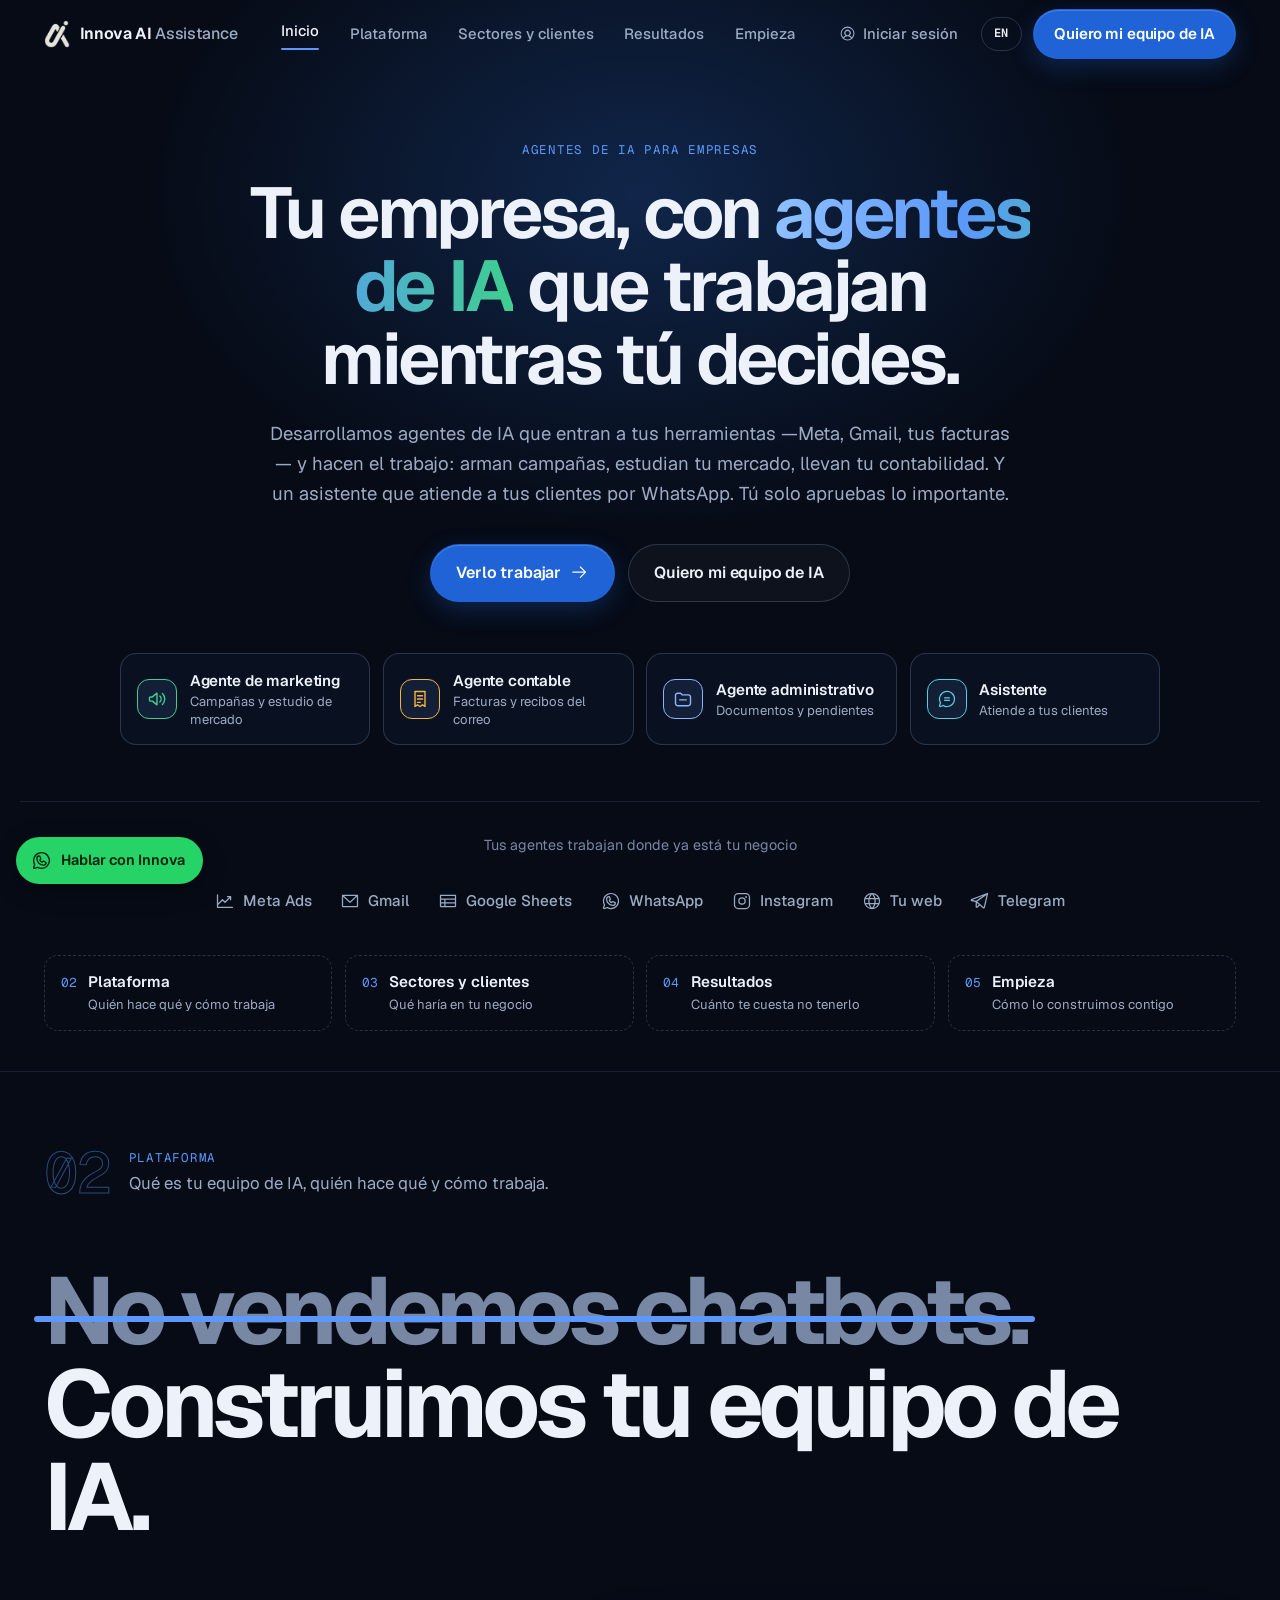
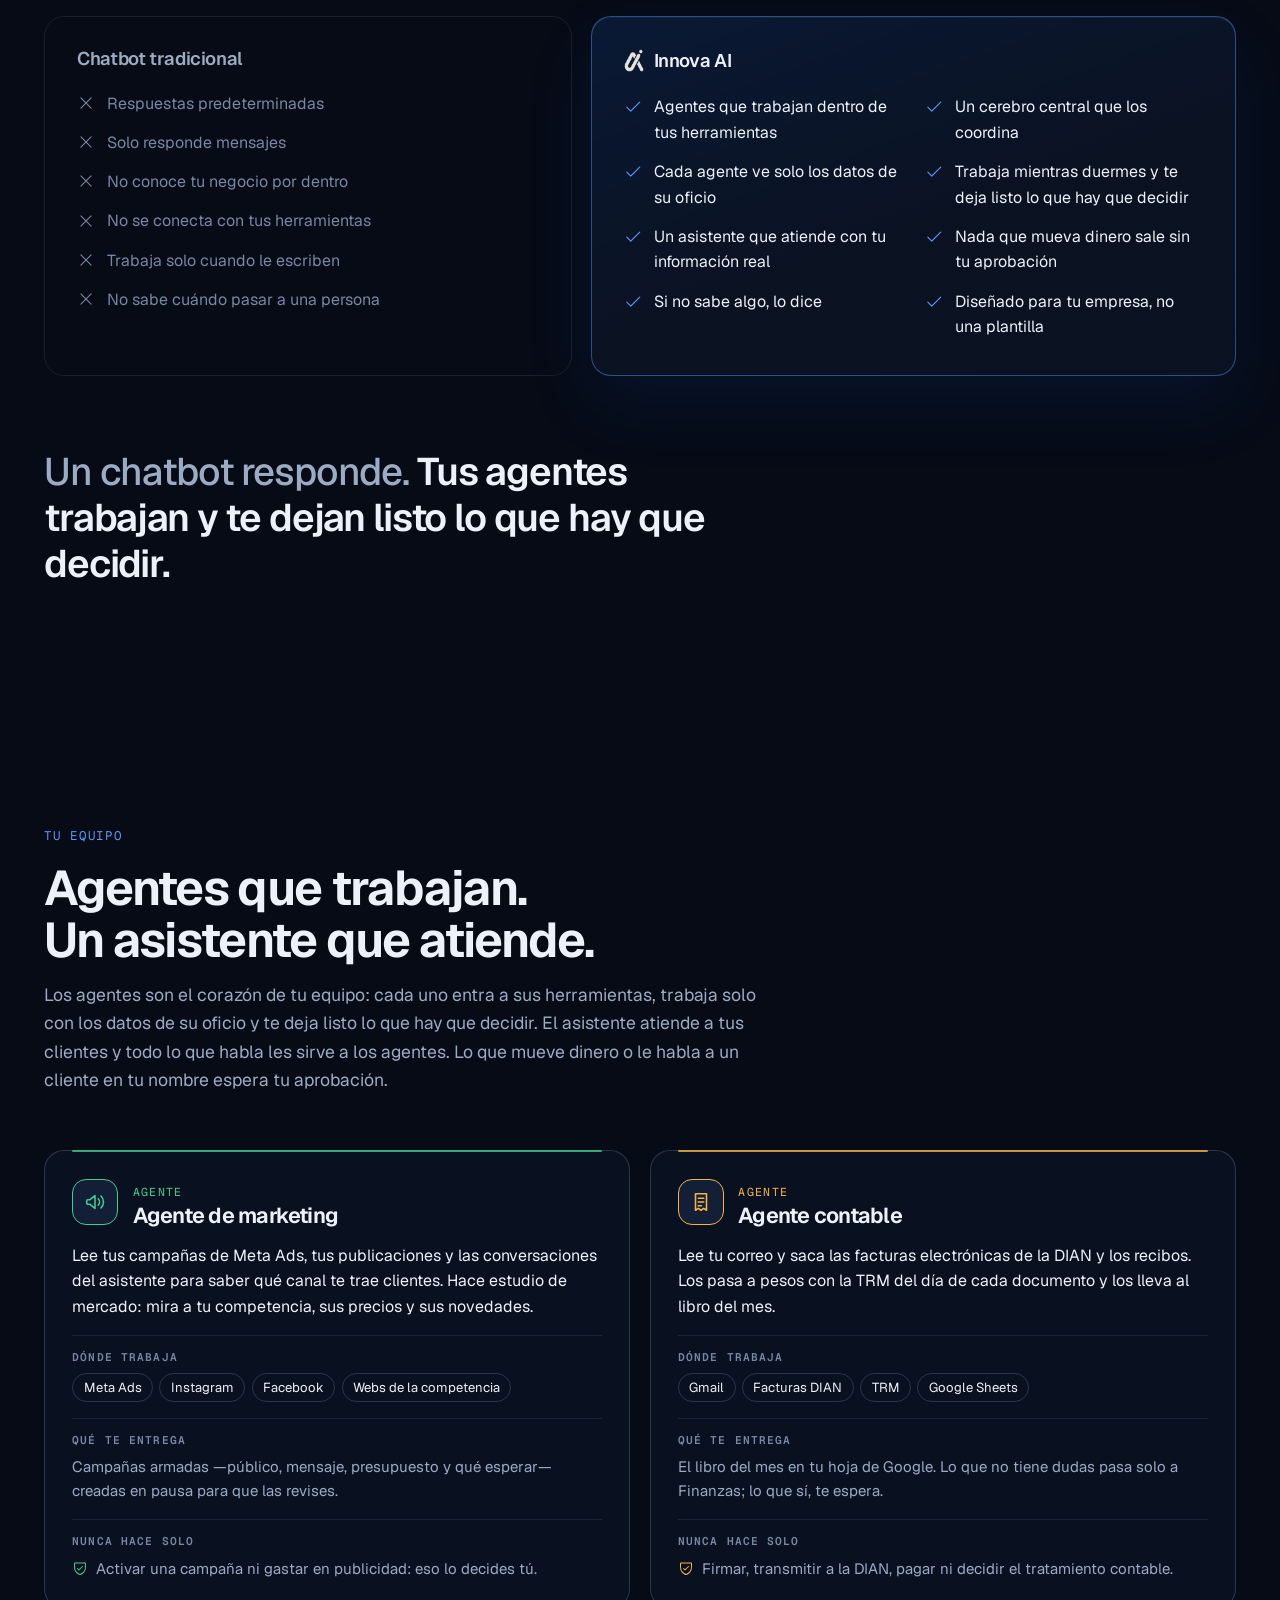
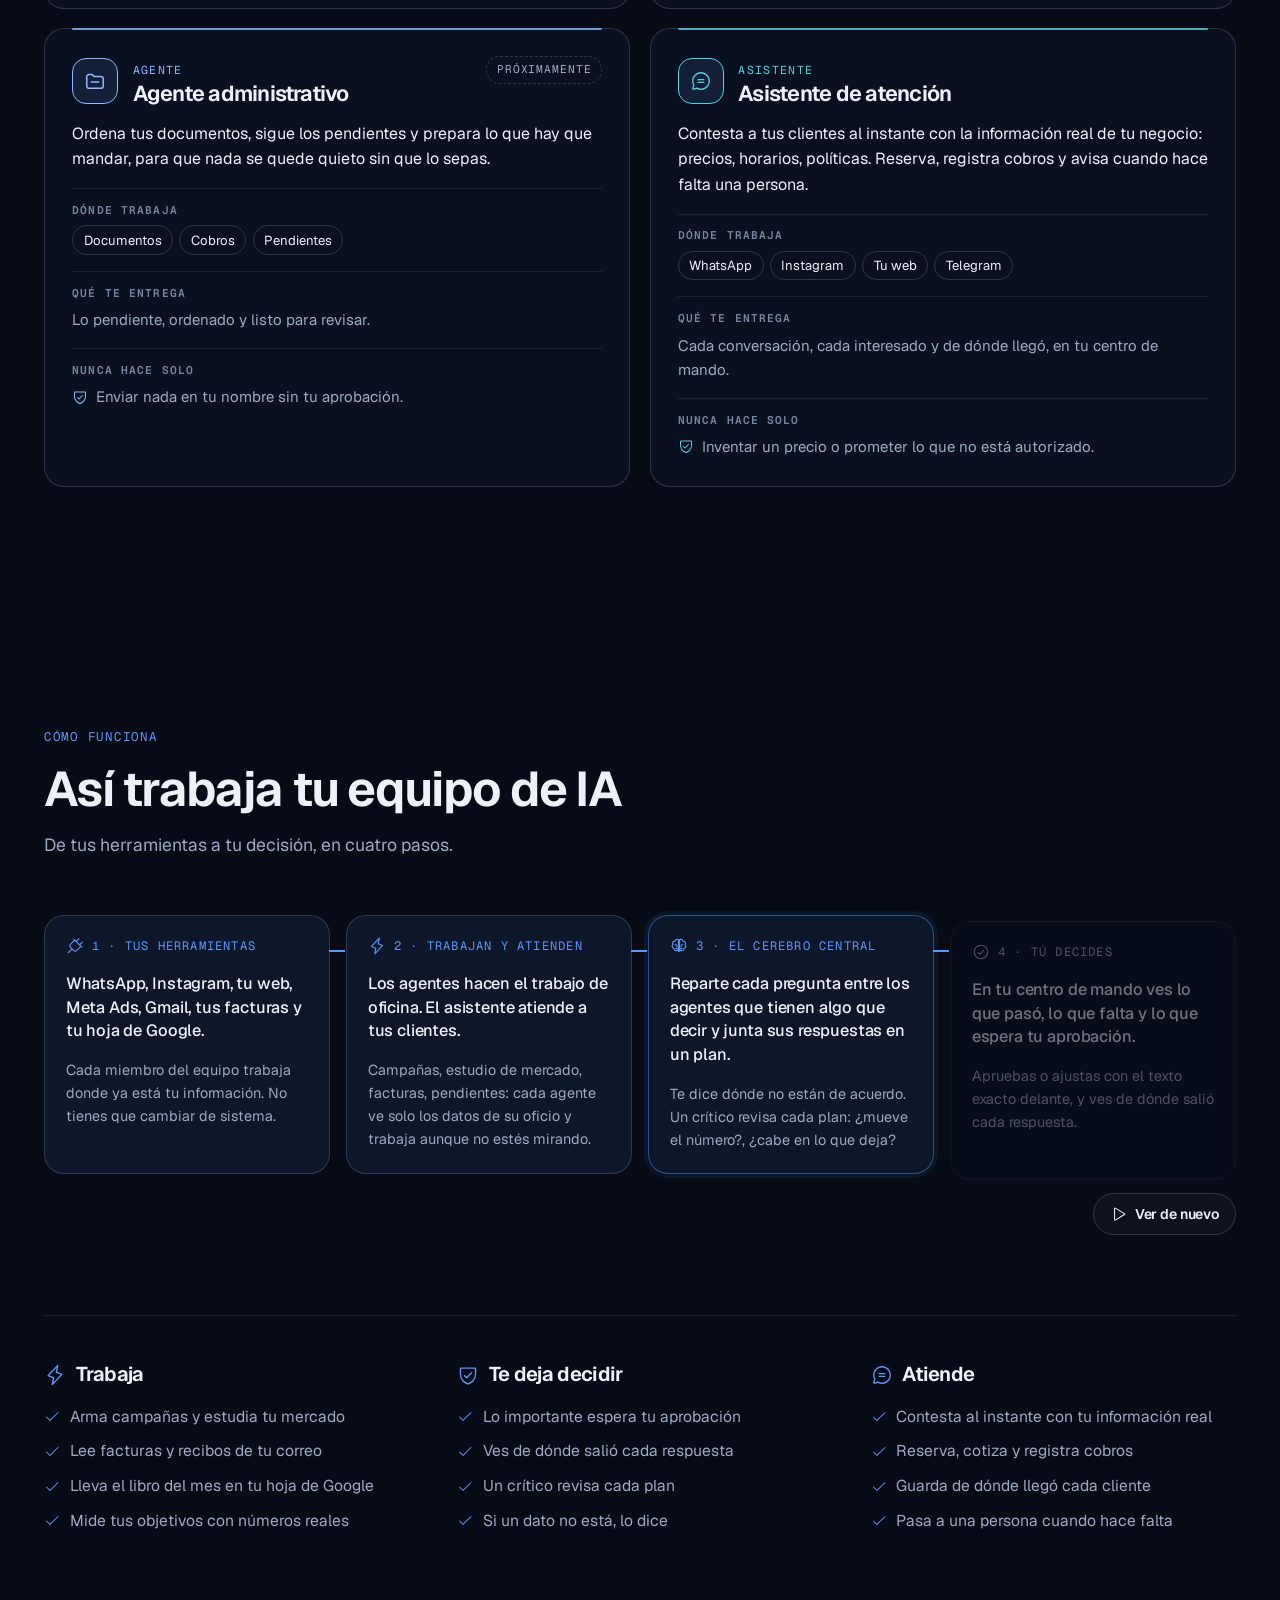
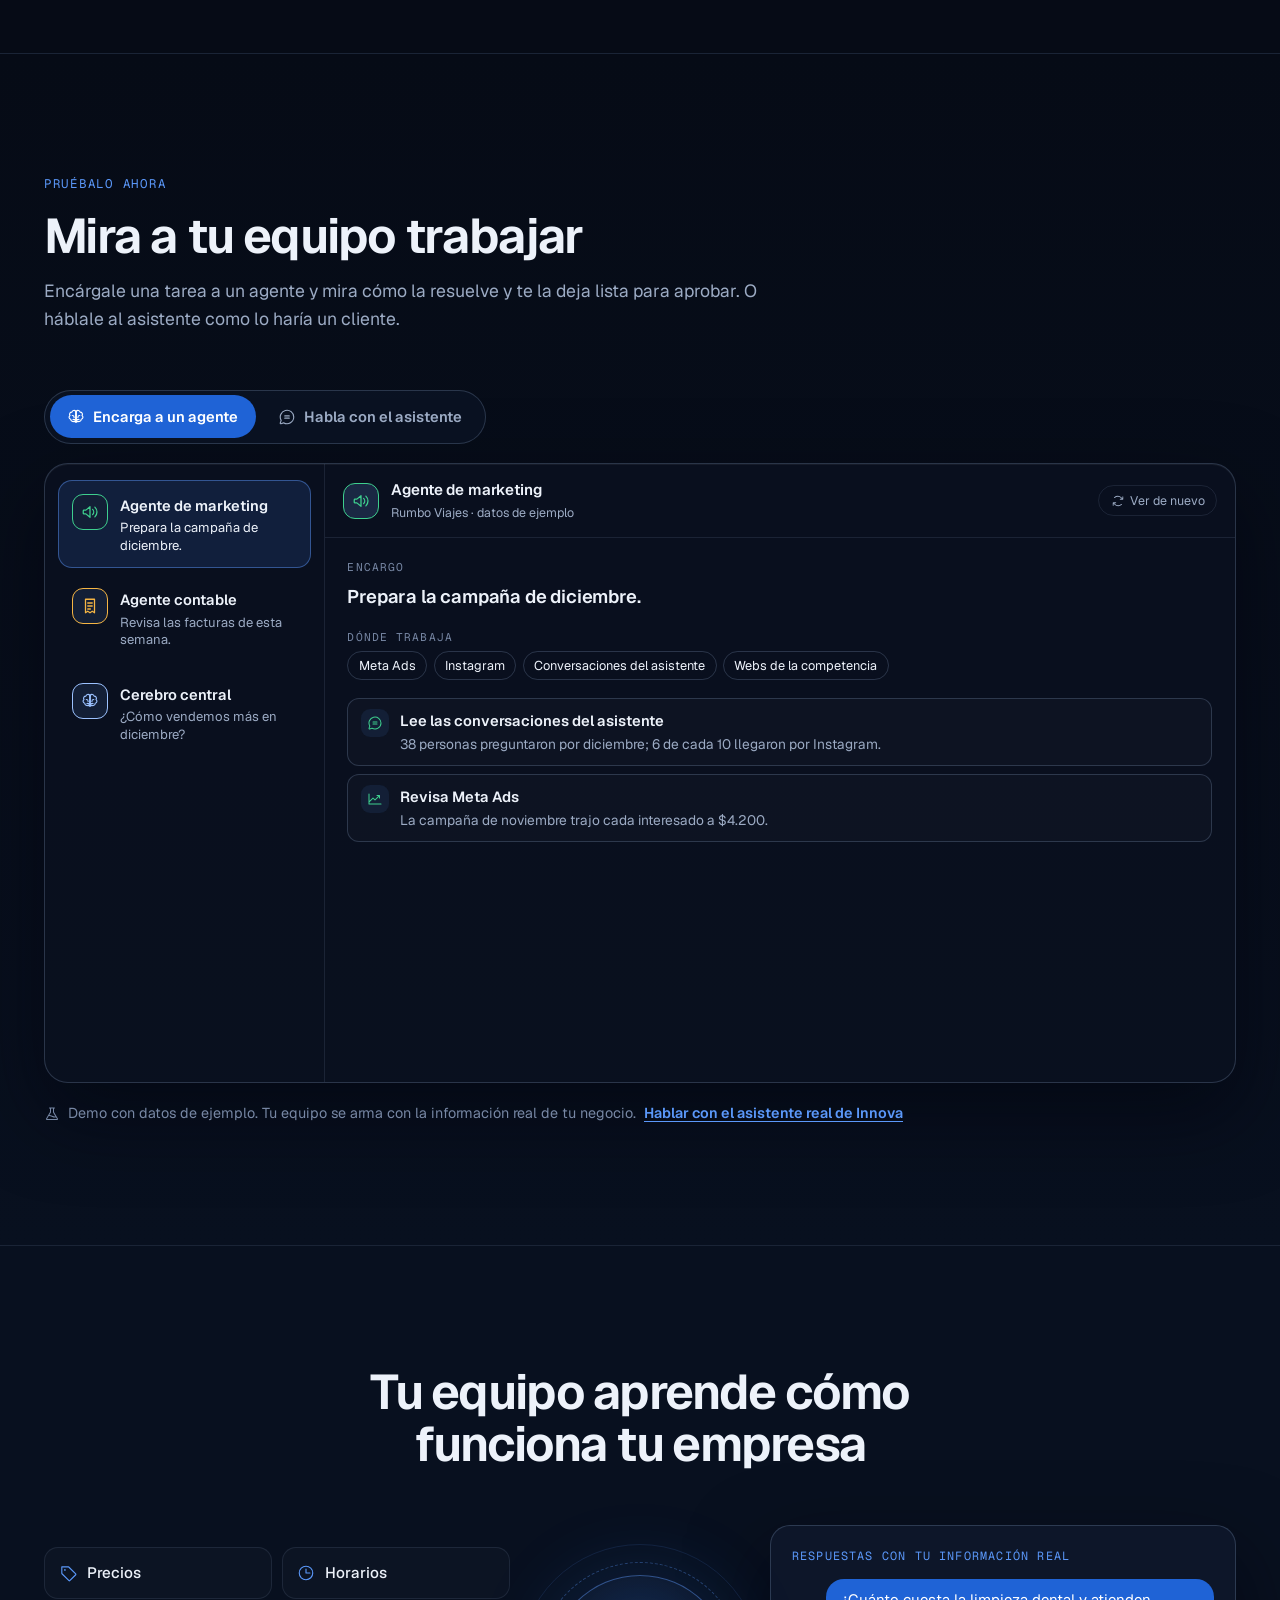
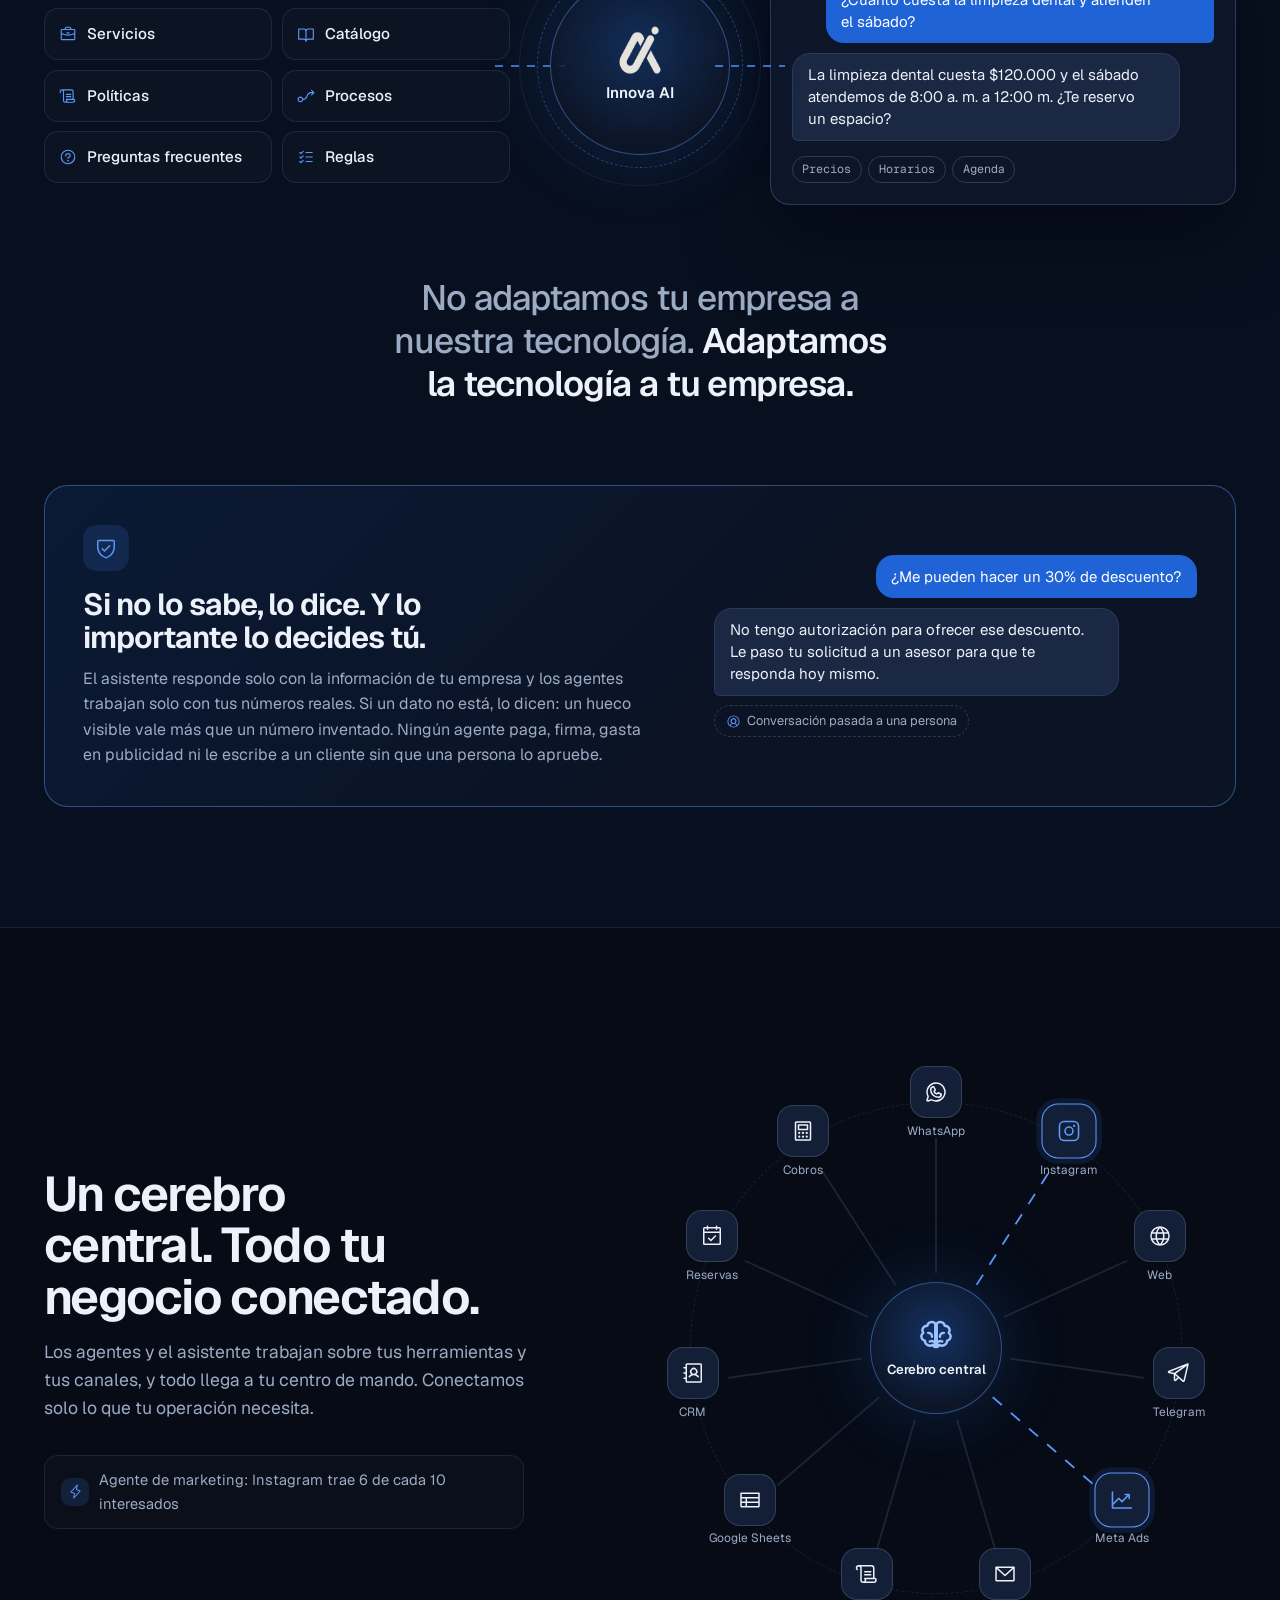
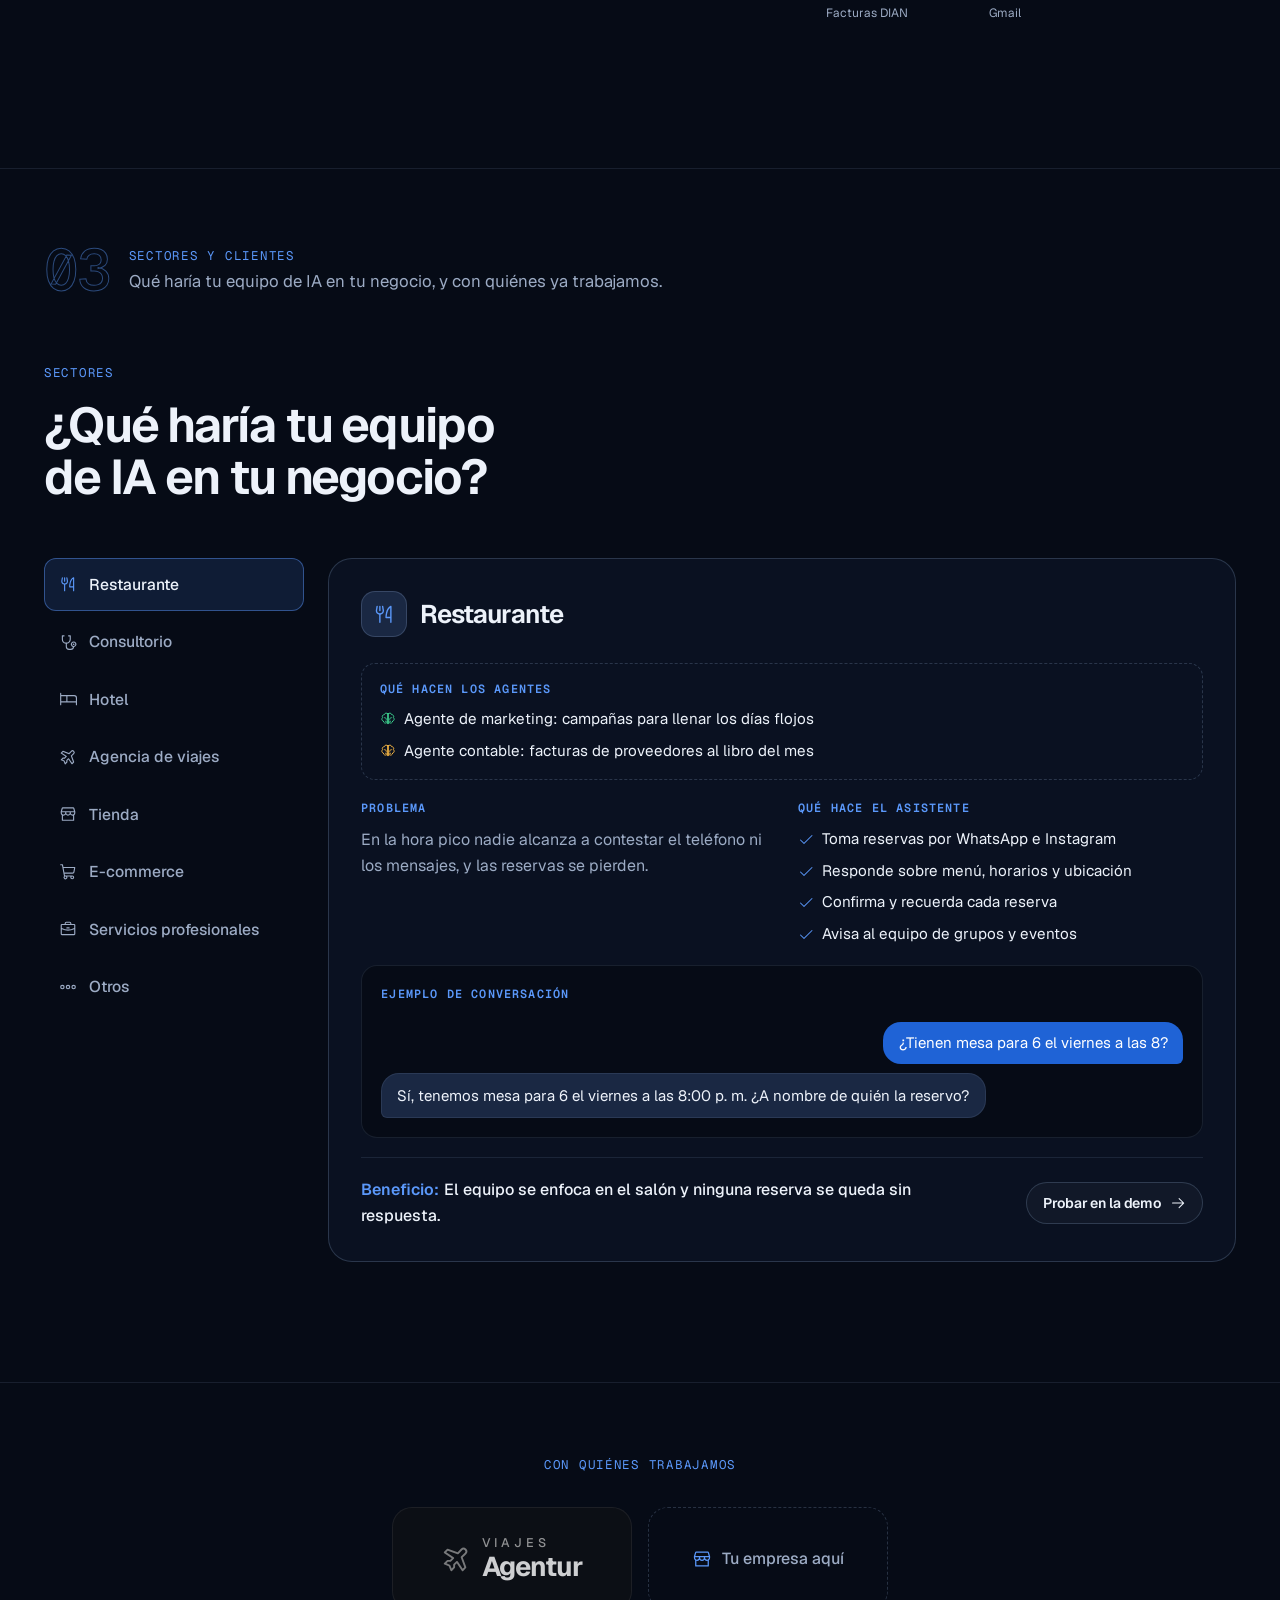
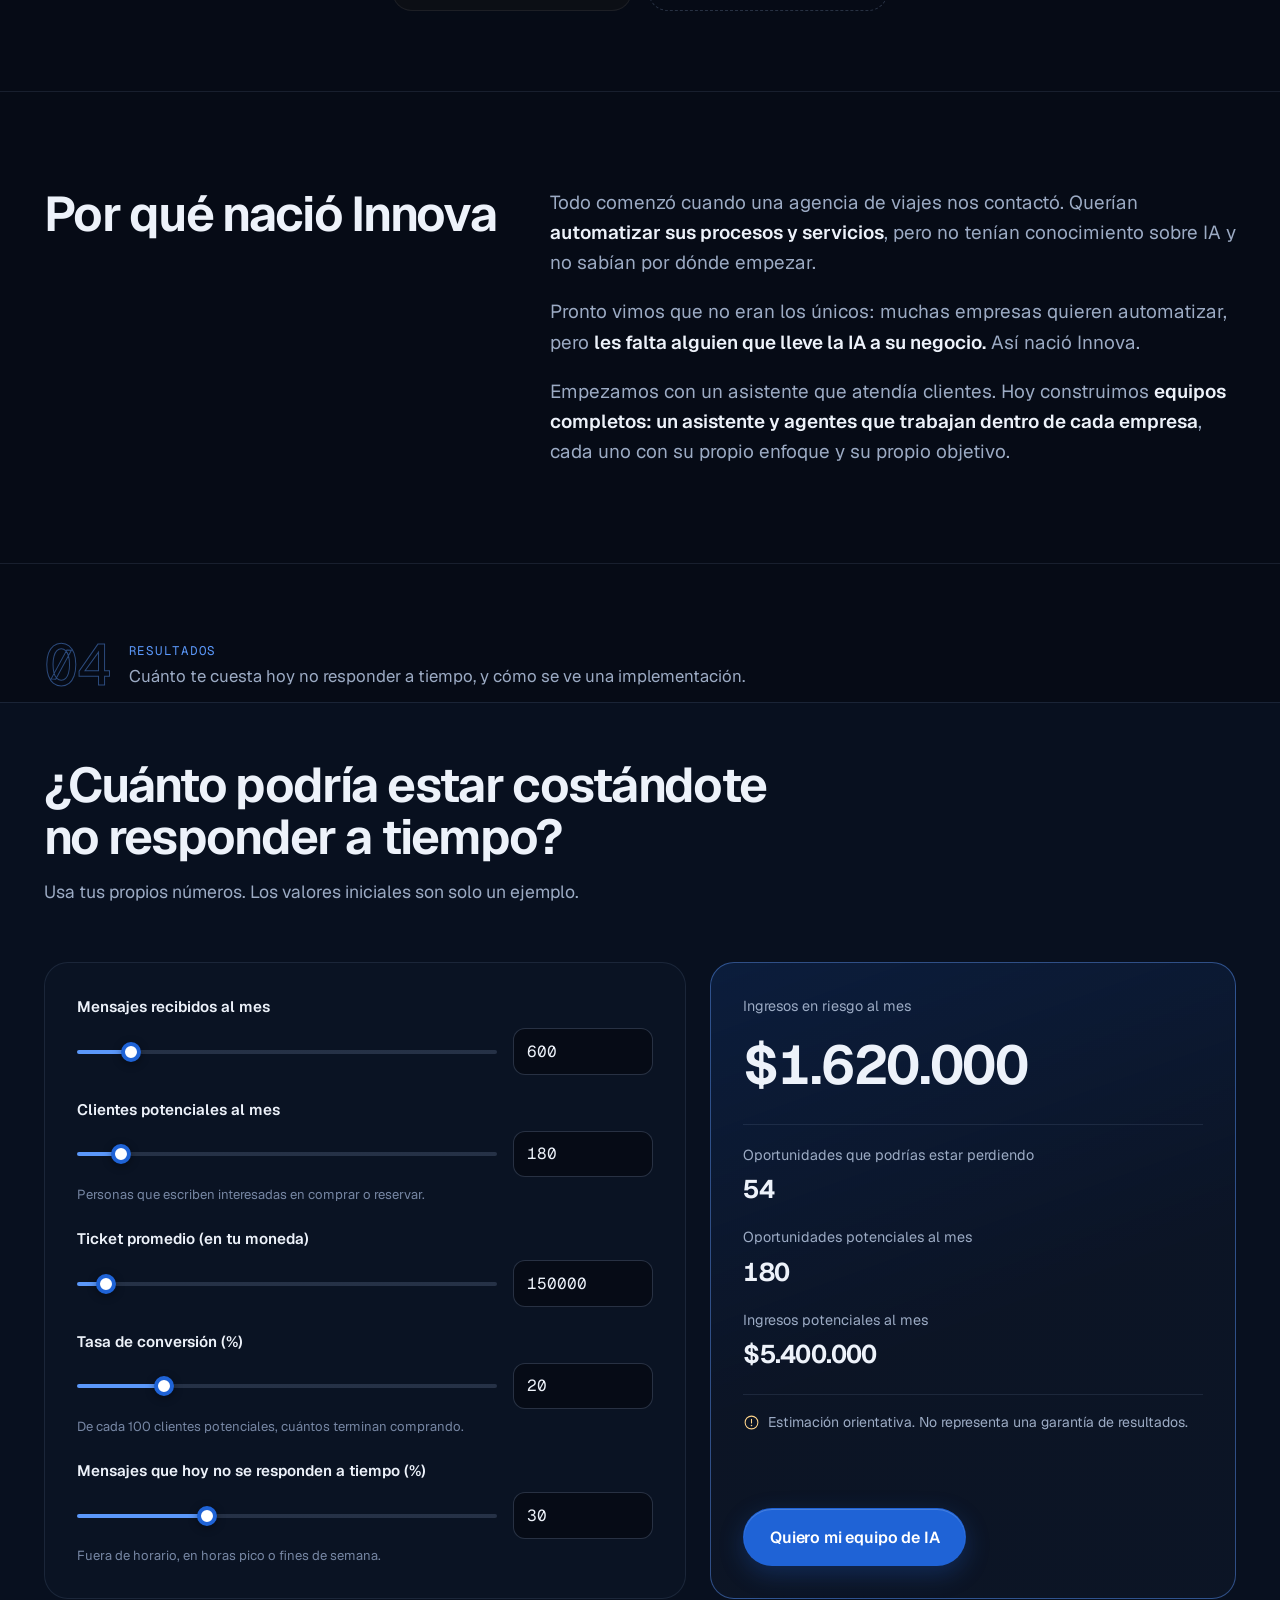
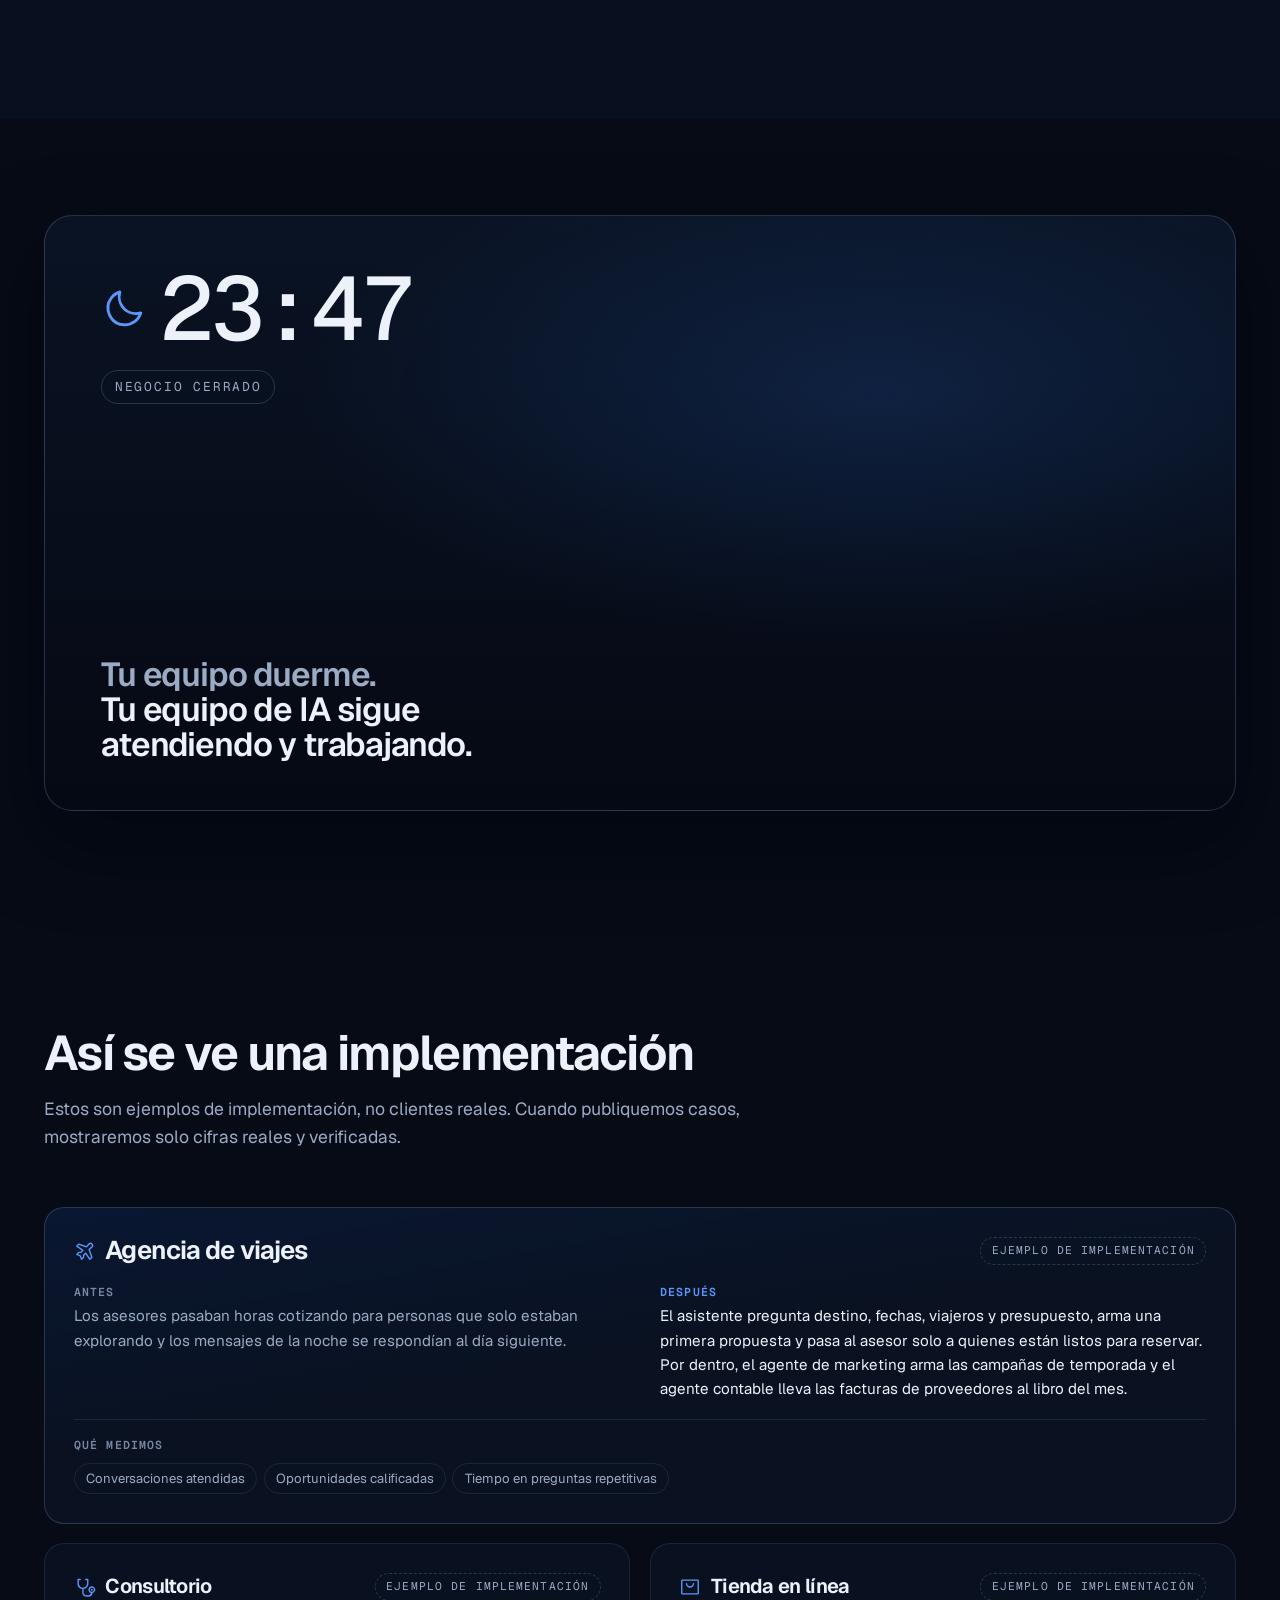
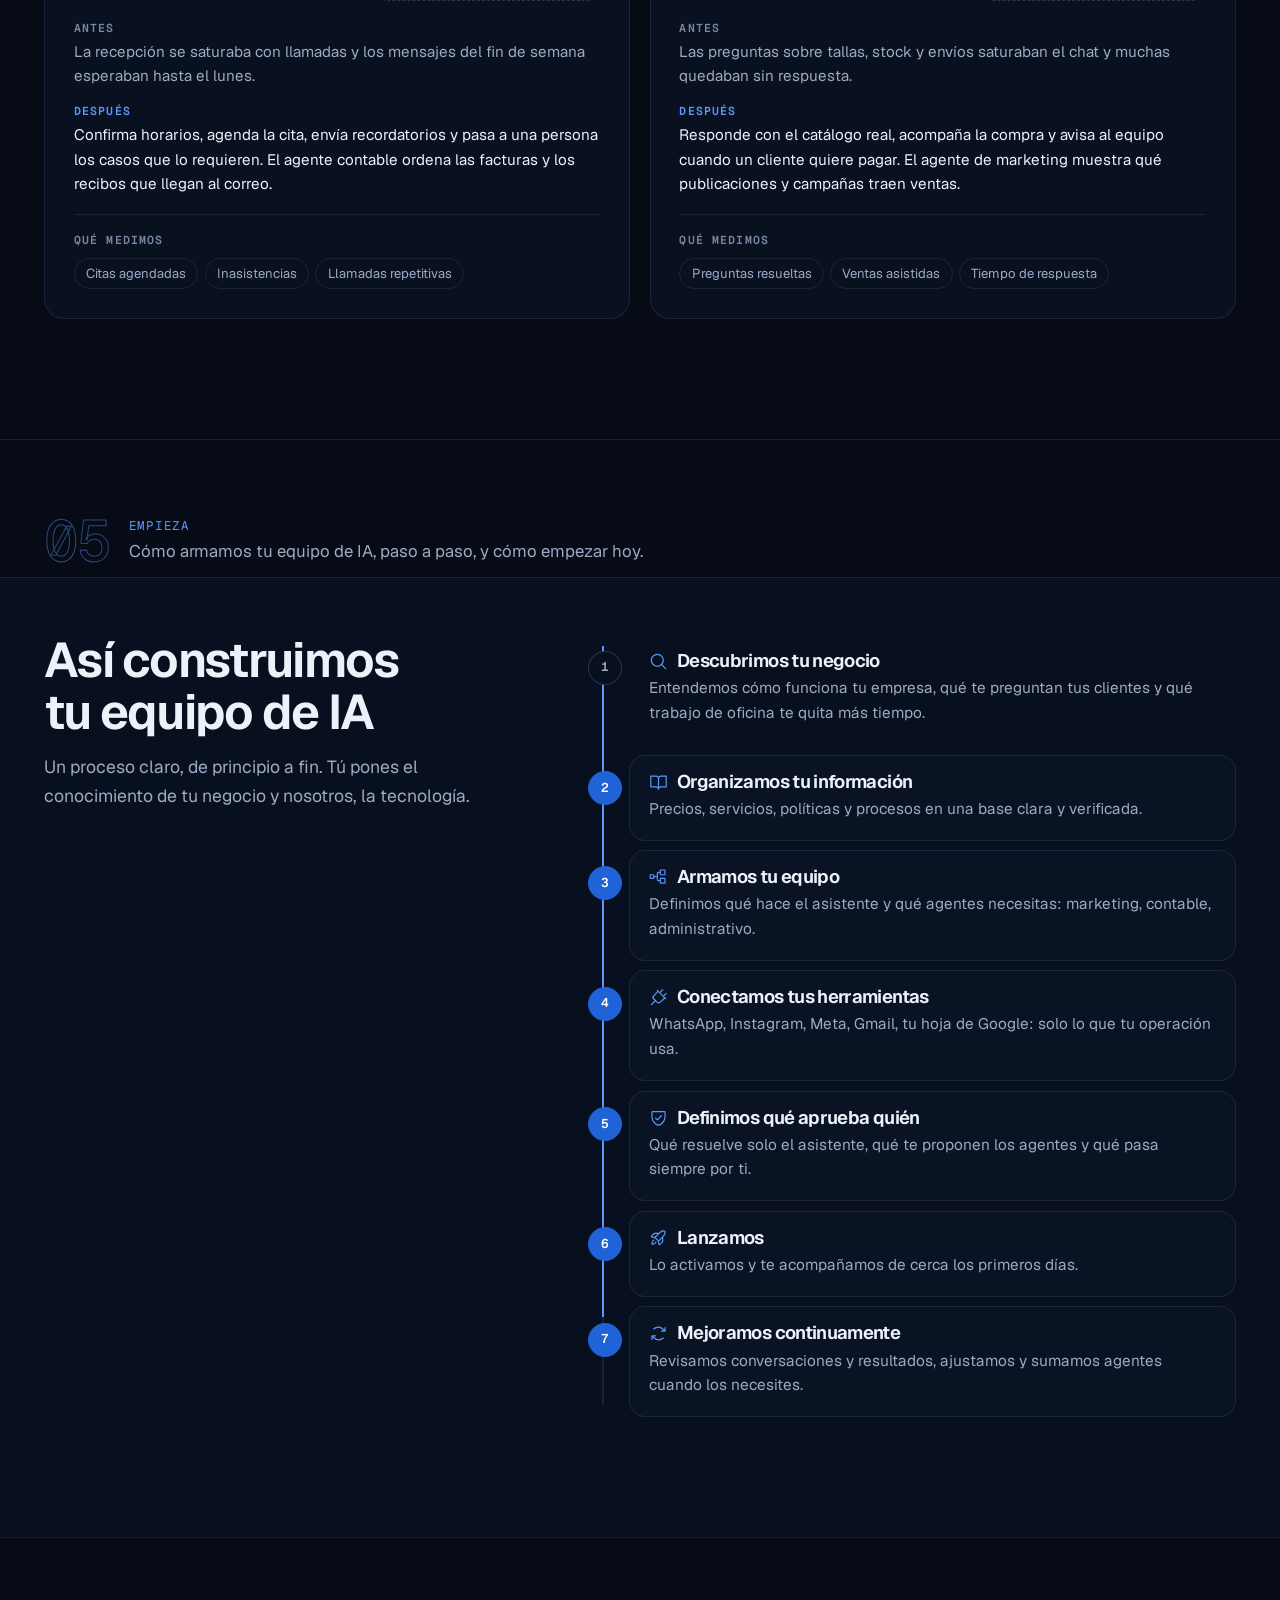
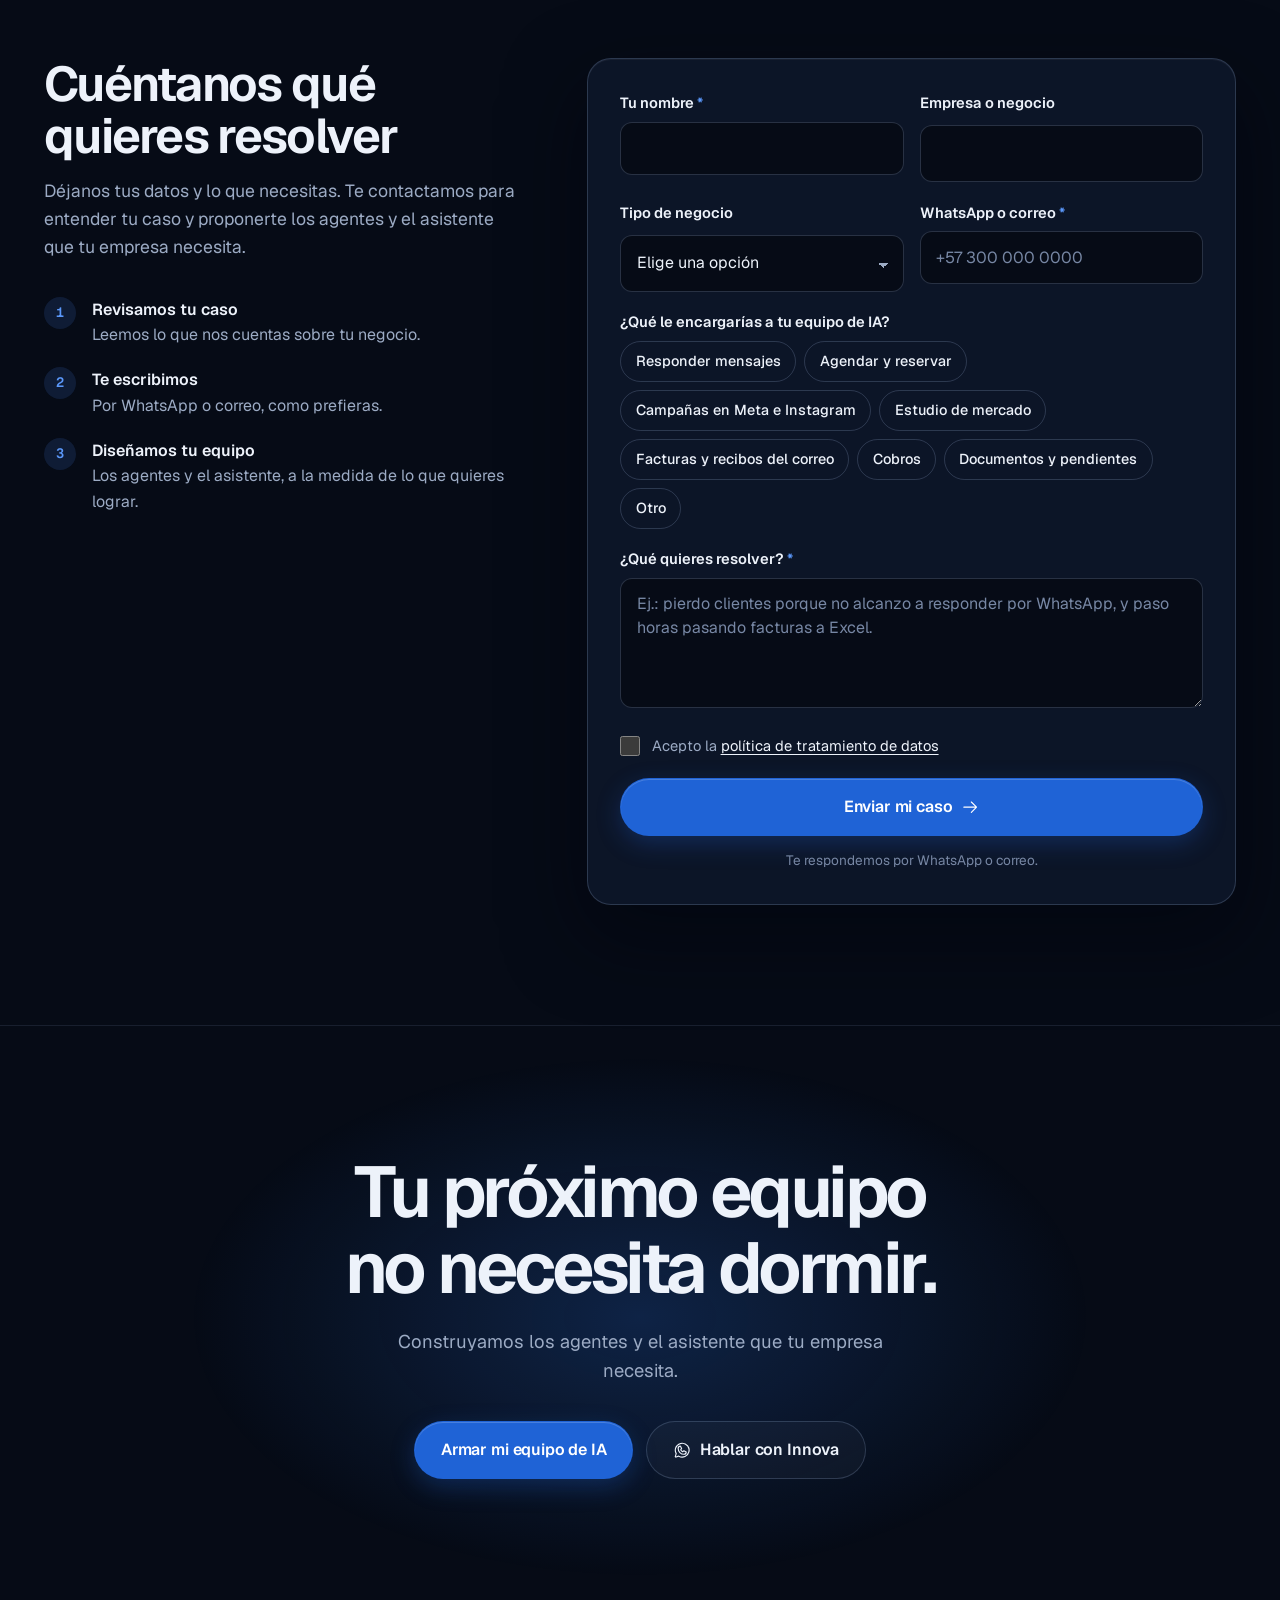
<file: index.html>
<!DOCTYPE html>
<html lang="es">
<head>
<meta charset="UTF-8">
<meta name="viewport" content="width=device-width, initial-scale=1.0">
<title>Agentes de IA para empresas | Innova AI Assistance</title>
<meta name="description" content="Desarrollamos agentes y asistentes de inteligencia artificial para empresas: un asistente que atiende a tus clientes por WhatsApp, Instagram y tu web, y agentes de marketing, contables y administrativos que trabajan dentro de tus herramientas. Tú apruebas lo importante.">
<link rel="canonical" href="https://innovaassistanceai.com.co/">
<meta name="theme-color" content="#060b16">
<meta name="color-scheme" content="dark">
<meta property="og:type" content="website">
<meta property="og:site_name" content="Innova AI Assistance">
<meta property="og:locale" content="es_CO">
<meta property="og:url" content="https://innovaassistanceai.com.co/">
<meta property="og:title" content="Innova AI Assistance | Agentes y asistentes de IA para empresas">
<meta property="og:description" content="Un equipo de IA para tu empresa: un asistente que atiende a tus clientes y agentes que trabajan en tus herramientas y te dejan listo lo que hay que decidir.">
<meta property="og:image" content="https://innovaassistanceai.com.co/assets/img/og-image.png">
<meta property="og:image:width" content="1200">
<meta property="og:image:height" content="630">
<meta property="og:image:alt" content="Innova AI Assistance: tu negocio nunca vuelve a quedarse sin responder.">
<meta name="twitter:card" content="summary_large_image">
<meta name="twitter:title" content="Innova AI Assistance | Agentes y asistentes de IA para empresas">
<meta name="twitter:description" content="Un asistente que atiende y agentes que trabajan por tu empresa. Tú apruebas lo importante.">
<meta name="twitter:image" content="https://innovaassistanceai.com.co/assets/img/og-image.png">
<link rel="icon" type="image/png" href="assets/img/favicon.png">
<link rel="apple-touch-icon" href="assets/img/apple-touch-icon.png">
<link rel="preload" href="assets/fonts/Geist-Variable.woff2" as="font" type="font/woff2" crossorigin>
<link rel="stylesheet" href="assets/css/site.css">
<script type="application/ld+json">
{
  "@context": "https://schema.org",
  "@type": "ProfessionalService",
  "name": "Innova AI Assistance",
  "url": "https://innovaassistanceai.com.co/",
  "logo": "https://innovaassistanceai.com.co/assets/img/logo.png",
  "image": "https://innovaassistanceai.com.co/assets/img/og-image.png",
  "description": "Agentes y asistentes de inteligencia artificial para empresas: un asistente que atiende clientes y agentes de marketing, contables y administrativos que trabajan dentro de las herramientas de cada negocio.",
  "email": "innovaai34@gmail.com",
  "telephone": "+57 305 411 0761",
  "areaServed": "CO",
  "knowsAbout": ["Agentes de IA para empresas", "Asistentes de IA para empresas", "Agente de marketing con IA", "Agente contable con IA", "Inteligencia artificial para empresas", "Automatización de WhatsApp", "Automatización de atención al cliente", "Automatización empresarial"],
  "sameAs": ["https://instagram.com/innova_ai_assistance"]
}
</script>
</head>
<body>
<a class="skip" href="#main" data-i18n="skip">Saltar al contenido</a>

<header class="nav" id="navbar">
  <div class="nav-row">
    <a href="#top" class="brand" aria-label="Innova AI Assistance"><img src="assets/img/logo-128.png" alt="" width="30" height="31"><span>Innova AI <span class="brand-sub">Assistance</span></span></a>
    <nav aria-label="Principal">
      <ul class="nav-links" id="navLinks">
        <li><a href="#top" data-i18n="nav.home">Inicio</a></li>
        <li><a href="#plataforma" data-i18n="nav.platform">Plataforma</a></li>
        <li><a href="#sectores" data-i18n="nav.sectors">Sectores y clientes</a></li>
        <li><a href="#resultados" data-i18n="nav.results">Resultados</a></li>
        <li><a href="#empieza" data-i18n="nav.start">Empieza</a></li>
        <li class="nav-login-mobile"><a href="https://app.innovaassistanceai.com.co/entrar" rel="noopener" data-i18n="nav.loginLong">Iniciar sesión en el centro de mando</a></li>
        <li class="nav-cta-mobile"><a class="btn btn-primary" href="#contacto" data-i18n="cta.want">Quiero mi equipo de IA</a></li>
      </ul>
    </nav>
    <div class="nav-actions">
      <a class="nav-login" href="https://app.innovaassistanceai.com.co/entrar" rel="noopener"><svg class="i" aria-hidden="true"><use href="assets/icons.svg#user-circle"></use></svg><span data-i18n="nav.login">Iniciar sesión</span></a>
      <button class="lang" type="button" id="langBtn" data-i18n="lang.switch">EN</button>
      <a class="btn btn-primary nav-cta" href="#contacto" data-i18n="cta.want">Quiero mi equipo de IA</a>
      <button class="menu-btn" type="button" id="menuBtn" aria-label="Menú" aria-expanded="false" aria-controls="navLinks"><svg class="i"><use href="assets/icons.svg#list"></use></svg></button>
    </div>
  </div>
</header>

<main id="main">

<!-- ═════════════ 1 · INICIO ═════════════ -->
<section class="hero hero-solo" id="top">
  <div class="hero-glow" aria-hidden="true"></div>
  <div class="wrap hero-center">
    <p class="eyebrow hero-eyebrow" data-i18n="hero.eyebrow">Agentes de IA para empresas</p>
    <h1 data-i18n-html="hero.h1">Tu empresa, con <span class="grad">agentes de IA</span> que trabajan mientras tú decides.</h1>
    <p class="hero-sub" data-i18n="hero.sub">Desarrollamos agentes de IA que entran a tus herramientas —Meta, Gmail, tus facturas— y hacen el trabajo: arman campañas, estudian tu mercado, llevan tu contabilidad. Y un asistente que atiende a tus clientes por WhatsApp. Tú solo apruebas lo importante.</p>
    <div class="cta-row center">
      <a href="#demo" class="btn btn-primary btn-lg"><span data-i18n="cta.see">Verlo trabajar</span><svg class="i"><use href="assets/icons.svg#arrow-right"></use></svg></a>
      <!-- VA A WHATSAPP, no al formulario: un ancla al fondo de la página no la sigue nadie. -->
      <a href="https://wa.me/573054110761?text=Hola%2C%20quiero%20agentes%20de%20IA%20para%20mi%20negocio."
         class="btn btn-ghost btn-lg" target="_blank" rel="noopener" data-i18n="cta.want">Quiero mi equipo de IA</a>
    </div>

    <ul class="hero-team" aria-label="Tu equipo de IA">
      <li class="ht ht-mkt"><span class="ht-ic"><svg class="i"><use href="assets/icons.svg#megaphone"></use></svg></span><span><b data-i18n="ht.mkt">Agente de marketing</b><small data-i18n="ht.mktS">Campañas y estudio de mercado</small></span></li>
      <li class="ht ht-cont"><span class="ht-ic"><svg class="i"><use href="assets/icons.svg#receipt"></use></svg></span><span><b data-i18n="ht.cont">Agente contable</b><small data-i18n="ht.contS">Facturas y recibos del correo</small></span></li>
      <li class="ht ht-adm"><span class="ht-ic"><svg class="i"><use href="assets/icons.svg#folder"></use></svg></span><span><b data-i18n="ht.adm">Agente administrativo</b><small data-i18n="ht.admS">Documentos y pendientes</small></span></li>
      <li class="ht ht-asis"><span class="ht-ic"><svg class="i"><use href="assets/icons.svg#chat-circle-text"></use></svg></span><span><b data-i18n="ht.asis">Asistente</b><small data-i18n="ht.asisS">Atiende a tus clientes</small></span></li>
    </ul>
  </div>

  <div class="wrap channels">
    <p data-i18n="channels.p">Tus agentes trabajan donde ya está tu negocio</p>
    <ul>
      <li><svg class="i"><use href="assets/icons.svg#chart-line-up"></use></svg>Meta Ads</li>
      <li><svg class="i"><use href="assets/icons.svg#envelope-simple"></use></svg>Gmail</li>
      <li><svg class="i"><use href="assets/icons.svg#table"></use></svg>Google Sheets</li>
      <li><svg class="i"><use href="assets/icons.svg#whatsapp-logo"></use></svg>WhatsApp</li>
      <li><svg class="i"><use href="assets/icons.svg#instagram-logo"></use></svg>Instagram</li>
      <li><svg class="i"><use href="assets/icons.svg#globe"></use></svg><span data-i18n="ch.web">Tu web</span></li>
      <li><svg class="i"><use href="assets/icons.svg#telegram-logo"></use></svg>Telegram</li>
    </ul>
  </div>

  <nav class="wrap blocks-map" aria-label="Lo que vas a encontrar">
    <a href="#plataforma"><span>02</span><b data-i18n="nav.platform">Plataforma</b><small data-i18n="map.p">Quién hace qué y cómo trabaja</small></a>
    <a href="#sectores"><span>03</span><b data-i18n="nav.sectors">Sectores y clientes</b><small data-i18n="map.s">Qué haría en tu negocio</small></a>
    <a href="#resultados"><span>04</span><b data-i18n="nav.results">Resultados</b><small data-i18n="map.r">Cuánto te cuesta no tenerlo</small></a>
    <a href="#empieza"><span>05</span><b data-i18n="nav.start">Empieza</b><small data-i18n="map.e">Cómo lo construimos contigo</small></a>
  </nav>
</section>

<!-- ═════════════ 2 · PLATAFORMA ═════════════ -->
<div class="bloque" id="plataforma">
  <header class="bloque-head wrap">
    <span class="bloque-n">02</span>
    <div><p class="bloque-k" data-i18n="nav.platform">Plataforma</p><p class="bloque-t" data-i18n="blk.p">Qué es tu equipo de IA, quién hace qué y cómo trabaja.</p></div>
  </header>

<section class="section manifesto" id="servicios">
  <div class="wrap">
    <h2 class="mf-head" id="mfHead">
      <span class="mf-no"><span data-i18n="mf.no">No vendemos chatbots.</span></span>
      <span class="mf-yes" data-i18n="mf.yes">Construimos tu equipo de IA.</span>
    </h2>
    <div class="compare">
      <div class="cmp cmp-old reveal">
        <h3 data-i18n="cmp.oldT">Chatbot tradicional</h3>
        <ul id="cmpOld"></ul>
      </div>
      <div class="cmp cmp-new reveal" style="--i:1">
        <h3><img src="assets/img/logo-128.png" alt="" width="22" height="23"><span>Innova AI</span></h3>
        <ul id="cmpNew"></ul>
      </div>
    </div>
    <p class="mf-quote reveal" data-i18n-html="mf.quote">Un chatbot responde. <strong>Tus agentes trabajan y te dejan listo lo que hay que decidir.</strong></p>
  </div>
</section>

<section class="section team-sec" id="equipo">
  <div class="wrap">
    <div class="sec-head reveal">
      <p class="eyebrow" data-i18n="team.eyebrow">Tu equipo</p>
      <h2 data-i18n="team.h2">Agentes que trabajan. Un asistente que atiende.</h2>
      <p class="sec-sub" data-i18n="team.sub">Los agentes son el corazón de tu equipo: cada uno entra a sus herramientas, trabaja solo con los datos de su oficio y te deja listo lo que hay que decidir. El asistente atiende a tus clientes y todo lo que habla les sirve a los agentes. Lo que mueve dinero o le habla a un cliente en tu nombre espera tu aprobación.</p>
    </div>
    <div class="team" id="team"></div>
  </div>
</section>

<section class="section mind" id="como-funciona">
  <div class="wrap">
    <div class="sec-head reveal">
      <p class="eyebrow" data-i18n="mind.eyebrow">Cómo funciona</p>
      <h2 data-i18n="mind.h2">Así trabaja tu equipo de IA</h2>
      <p class="sec-sub" data-i18n="mind.sub">De tus herramientas a tu decisión, en cuatro pasos.</p>
    </div>
    <ol class="flow" id="flow">
      <li class="stage"><span class="stage-k"><svg class="i"><use href="assets/icons.svg#plug"></use></svg><span data-i18n="mind.s1">1 · Tus herramientas</span></span>
        <p class="stage-t" data-i18n="mind.t1">WhatsApp, Instagram, tu web, Meta Ads, Gmail, tus facturas y tu hoja de Google.</p>
        <p class="stage-p" data-i18n="mind.p1">Cada miembro del equipo trabaja donde ya está tu información. No tienes que cambiar de sistema.</p></li>
      <li class="stage"><span class="stage-k"><svg class="i"><use href="assets/icons.svg#lightning"></use></svg><span data-i18n="mind.s2">2 · Trabajan y atienden</span></span>
        <p class="stage-t" data-i18n="mind.t2">Los agentes hacen el trabajo de oficina. El asistente atiende a tus clientes.</p>
        <p class="stage-p" data-i18n="mind.p2">Campañas, estudio de mercado, facturas, pendientes: cada agente ve solo los datos de su oficio y trabaja aunque no estés mirando.</p></li>
      <li class="stage"><span class="stage-k"><svg class="i"><use href="assets/icons.svg#brain"></use></svg><span data-i18n="mind.s3">3 · El cerebro central</span></span>
        <p class="stage-t" data-i18n="mind.t3">Reparte cada pregunta entre los agentes que tienen algo que decir y junta sus respuestas en un plan.</p>
        <p class="stage-p" data-i18n="mind.p3">Te dice dónde no están de acuerdo. Un crítico revisa cada plan: ¿mueve el número?, ¿cabe en lo que deja?</p></li>
      <li class="stage"><span class="stage-k"><svg class="i"><use href="assets/icons.svg#check-circle"></use></svg><span data-i18n="mind.s4">4 · Tú decides</span></span>
        <p class="stage-t" data-i18n="mind.t4">En tu centro de mando ves lo que pasó, lo que falta y lo que espera tu aprobación.</p>
        <p class="stage-p" data-i18n="mind.p4">Apruebas o ajustas con el texto exacto delante, y ves de dónde salió cada respuesta.</p></li>
    </ol>
    <div class="flow-foot">
      <button type="button" class="btn btn-ghost btn-sm" id="flowReplay"><svg class="i"><use href="assets/icons.svg#play"></use></svg><span data-i18n="mind.replay">Ver de nuevo</span></button>
    </div>
    <div class="caps reveal" id="caps"></div>
  </div>
</section>

<section class="section demo" id="demo">
  <div class="wrap">
    <div class="sec-head reveal">
      <p class="eyebrow" data-i18n="demo.eyebrow">Pruébalo ahora</p>
      <h2 data-i18n="demo.h2">Mira a tu equipo trabajar</h2>
      <p class="sec-sub" data-i18n="demo.sub">Encárgale una tarea a un agente y mira cómo la resuelve y te la deja lista para aprobar. O háblale al asistente como lo haría un cliente.</p>
    </div>

    <div class="demo-modes" role="tablist" aria-label="Qué quieres probar">
      <button type="button" role="tab" id="modeAgent" aria-selected="true" aria-controls="agentLab"><svg class="i"><use href="assets/icons.svg#brain"></use></svg><span data-i18n="mode.agent">Encarga a un agente</span></button>
      <button type="button" role="tab" id="modeAsis" aria-selected="false" aria-controls="lab" tabindex="-1"><svg class="i"><use href="assets/icons.svg#chat-circle-text"></use></svg><span data-i18n="mode.asis">Habla con el asistente</span></button>
    </div>

    <div class="alab" id="agentLab" role="tabpanel" aria-labelledby="modeAgent">
      <div class="alab-list" role="tablist" aria-label="Encargos" id="alabList"></div>
      <div class="alab-work">
        <div class="window-head">
          <span class="avatar" id="alabAv"></span>
          <div class="who"><b id="alabWho"></b><span class="alab-biz" id="alabBiz"></span></div>
          <button class="lab-reset" type="button" id="alabReplay"><svg class="i"><use href="assets/icons.svg#arrows-clockwise"></use></svg><span data-i18n="mind.replay">Ver de nuevo</span></button>
        </div>
        <div class="alab-body">
          <p class="alab-task"><span class="alab-k" data-i18n="alab.task">Encargo</span><span id="alabTask"></span></p>
          <div class="alab-tools"><span class="alab-k" data-i18n="alab.tools">Dónde trabaja</span><ul id="alabTools"></ul></div>
          <ol class="alab-steps" id="alabSteps" aria-live="polite"></ol>
          <div class="alab-result" id="alabResult" aria-live="polite"></div>
        </div>
      </div>
    </div>

    <div class="lab" id="lab" role="tabpanel" aria-labelledby="modeAsis" hidden>
      <div class="lab-inds" role="tablist" aria-label="Tipo de negocio" id="labInds"></div>
      <div class="lab-chat" id="labChat">
        <div class="window-head">
          <span class="avatar" id="labAvatar"></span>
          <div class="who"><b id="labBiz"></b><span class="status"><span class="st-online" data-i18n="chat.online">En línea</span><span class="st-typing" data-i18n="chat.typing">Escribiendo…</span></span></div>
          <button class="lab-reset" type="button" id="labReset"><svg class="i"><use href="assets/icons.svg#arrows-clockwise"></use></svg><span data-i18n="demo.reset">Reiniciar</span></button>
        </div>
        <div class="thread lab-thread" id="labThread" aria-live="polite"></div>
        <div class="lab-suggest" id="labSuggest"></div>
        <form class="composer" id="labForm" autocomplete="off">
          <label class="sr-only" for="labInput" data-i18n="demo.inputLbl">Escribe tu mensaje</label>
          <input id="labInput" type="text" maxlength="240" data-i18n-ph="demo.ph" placeholder="Escribe como si fueras un cliente…">
          <button class="send" type="submit" aria-label="Enviar"><svg class="i"><use href="assets/icons.svg#paper-plane-right"></use></svg></button>
        </form>
      </div>
      <aside class="lab-brain" aria-label="Lo que está pensando el asistente">
        <div class="brain-head"><svg class="i"><use href="assets/icons.svg#tree-structure"></use></svg><span data-i18n="brain.h">Lo que está pensando</span></div>
        <dl class="brain-rows" id="brainRows">
          <div><dt data-i18n="brain.intent">Intención</dt><dd id="bIntent">-</dd></div>
          <div><dt data-i18n="brain.data">Información usada</dt><dd id="bData">-</dd></div>
          <div><dt data-i18n="brain.decision">Decisión</dt><dd id="bDecision">-</dd></div>
          <div><dt data-i18n="brain.human">¿Necesita una persona?</dt><dd id="bHuman">-</dd></div>
        </dl>
        <div class="brain-log-h" data-i18n="brain.log">Acciones ejecutadas</div>
        <ol class="brain-log" id="brainLog"></ol>
      </aside>
    </div>

    <p class="lab-note"><svg class="i"><use href="assets/icons.svg#flask"></use></svg><span data-i18n="demo.note">Demo con datos de ejemplo. Tu equipo se arma con la información real de tu negocio.</span> <button type="button" class="linkish" id="openRealBot" data-i18n="demo.real">Hablar con el asistente real de Innova</button></p>
  </div>
</section>

<section class="section dna" id="adn">
  <div class="wrap">
    <div class="sec-head center reveal">
      <h2 data-i18n="dna.h2">Tu equipo aprende cómo funciona tu empresa</h2>
    </div>
    <div class="dna-map" id="dnaMap">
      <ul class="dna-in" id="dnaIn"></ul>
      <div class="dna-core" aria-hidden="true">
        <span class="core-ring"></span><span class="core-ring r2"></span>
        <img src="assets/img/logo-128.png" alt="" width="48" height="50">
        <b>Innova AI</b>
      </div>
      <div class="dna-out">
        <span class="dna-out-k" data-i18n="dna.outK">Respuestas con tu información real</span>
        <div class="bubble in" data-i18n="dna.q">¿Cuánto cuesta la limpieza dental y atienden el sábado?</div>
        <div class="bubble out" data-i18n="dna.a">La limpieza dental cuesta $120.000 y el sábado atendemos de 8:00 a. m. a 12:00 m. ¿Te reservo un espacio?</div>
        <div class="src"><span data-i18n="dna.src1">Precios</span><span data-i18n="dna.src2">Horarios</span><span data-i18n="dna.src3">Agenda</span></div>
      </div>
    </div>
    <p class="dna-statement reveal" data-i18n-html="dna.statement">No adaptamos tu empresa a nuestra tecnología. <strong>Adaptamos la tecnología a tu empresa.</strong></p>

    <div class="shield reveal">
      <div class="shield-copy">
        <span class="shield-icon"><svg class="i"><use href="assets/icons.svg#shield-check"></use></svg></span>
        <h3 data-i18n="shield.h">Si no lo sabe, lo dice. Y lo importante lo decides tú.</h3>
        <p data-i18n="shield.p">El asistente responde solo con la información de tu empresa y los agentes trabajan solo con tus números reales. Si un dato no está, lo dicen: un hueco visible vale más que un número inventado. Ningún agente paga, firma, gasta en publicidad ni le escribe a un cliente sin que una persona lo apruebe.</p>
      </div>
      <div class="shield-chat">
        <div class="bubble in" data-i18n="shield.q">¿Me pueden hacer un 30% de descuento?</div>
        <div class="bubble out" data-i18n="shield.a">No tengo autorización para ofrecer ese descuento. Le paso tu solicitud a un asesor para que te responda hoy mismo.</div>
        <span class="tag-escalate"><svg class="i"><use href="assets/icons.svg#user-circle"></use></svg><span data-i18n="shield.tag">Conversación pasada a una persona</span></span>
      </div>
    </div>
  </div>
</section>

<section class="section integrations" id="integraciones">
  <div class="wrap integ-grid">
    <div class="integ-copy reveal">
      <h2 data-i18n="int.h2">Un cerebro central. Todo tu negocio conectado.</h2>
      <p class="sec-sub" data-i18n="int.sub">Los agentes y el asistente trabajan sobre tus herramientas y tus canales, y todo llega a tu centro de mando. Conectamos solo lo que tu operación necesita.</p>
      <p class="integ-live"><span class="live-icon" aria-hidden="true"><svg class="i"><use href="assets/icons.svg#lightning"></use></svg></span><span id="integLive"></span></p>
    </div>
    <div class="orbit" id="orbit">
      <svg class="orbit-lines" viewBox="0 0 100 100" aria-hidden="true" id="orbitLines"></svg>
      <div class="orbit-core"><svg class="i core-brain"><use href="assets/icons.svg#brain"></use></svg><b data-i18n="int.core">Cerebro central</b></div>
      <ul class="orbit-nodes" id="orbitNodes"></ul>
    </div>
  </div>
</section>
</div>

<!-- ═════════════ 3 · SECTORES Y CLIENTES ═════════════ -->
<div class="bloque" id="sectores">
  <header class="bloque-head wrap">
    <span class="bloque-n">03</span>
    <div><p class="bloque-k" data-i18n="nav.sectors">Sectores y clientes</p><p class="bloque-t" data-i18n="blk.s">Qué haría tu equipo de IA en tu negocio, y con quiénes ya trabajamos.</p></div>
  </header>

<section class="section industries" id="industrias">
  <div class="wrap">
    <div class="sec-head reveal">
      <p class="eyebrow" data-i18n="ind.eyebrow">Sectores</p>
      <h2 data-i18n="ind.h2">¿Qué haría tu equipo de IA en tu negocio?</h2>
    </div>
    <div class="ind reveal" id="ind">
      <div class="ind-list" role="tablist" aria-label="Sectores" id="indList"></div>
      <div class="ind-panel" role="tabpanel" id="indPanel" tabindex="0"></div>
    </div>
  </div>
</section>

<section class="partners" id="clientes" aria-labelledby="partnersT">
  <div class="wrap partners-inner reveal">
    <p class="eyebrow" id="partnersT" data-i18n="cli.eyebrow">Con quiénes trabajamos</p>
    <ul class="logos">
      <li>
        <a class="logo-tile" href="https://viajesagentur.com/" target="_blank" rel="noopener" aria-label="Viajes Agentur">
          <span class="wordmark wm-agentur" aria-hidden="true">
            <svg class="i"><use href="assets/icons.svg#airplane-tilt"></use></svg>
            <span class="wm-text"><span class="wm-a">Viajes</span><span class="wm-b">Agentur</span></span>
          </span>
        </a>
      </li>
      <li>
        <a class="logo-tile logo-next" href="#contacto">
          <svg class="i" aria-hidden="true"><use href="assets/icons.svg#storefront"></use></svg>
          <span data-i18n="cli.next">Tu empresa aquí</span>
        </a>
      </li>
    </ul>
  </div>
</section>

<section class="section origin" id="porque">
  <div class="wrap origin-grid reveal">
    <h2 data-i18n="why.h2">Por qué nació Innova</h2>
    <div class="origin-copy">
      <p data-i18n-html="why.p1">Todo comenzó cuando una agencia de viajes nos contactó. Querían <strong>automatizar sus procesos y servicios</strong>, pero no tenían conocimiento sobre IA y no sabían por dónde empezar.</p>
      <p data-i18n-html="why.p2">Pronto vimos que no eran los únicos: muchas empresas quieren automatizar, pero <strong>les falta alguien que lleve la IA a su negocio.</strong> Así nació Innova.</p>
      <p data-i18n-html="why.p3">Empezamos con un asistente que atendía clientes. Hoy construimos <strong>equipos completos: un asistente y agentes que trabajan dentro de cada empresa</strong>, cada uno con su propio enfoque y su propio objetivo.</p>
    </div>
  </div>
</section>
</div>

<!-- ═════════════ 4 · RESULTADOS ═════════════ -->
<div class="bloque" id="resultados">
  <header class="bloque-head wrap">
    <span class="bloque-n">04</span>
    <div><p class="bloque-k" data-i18n="nav.results">Resultados</p><p class="bloque-t" data-i18n="blk.r">Cuánto te cuesta hoy no responder a tiempo, y cómo se ve una implementación.</p></div>
  </header>

<section class="section roi" id="roi">
  <div class="wrap">
    <div class="sec-head reveal">
      <h2 data-i18n="roi.h2">¿Cuánto podría estar costándote no responder a tiempo?</h2>
      <p class="sec-sub" data-i18n="roi.sub">Usa tus propios números. Los valores iniciales son solo un ejemplo.</p>
    </div>
    <div class="roi-grid reveal">
      <form class="roi-form" id="roiForm">
        <div class="rg"><label for="r-msgs" data-i18n="roi.msgs">Mensajes recibidos al mes</label><div class="rg-row"><input type="range" data-for="r-msgs" min="50" max="5000" step="50" aria-hidden="true" tabindex="-1"><input type="number" id="r-msgs" min="0" inputmode="numeric" value="600"></div></div>
        <div class="rg"><label for="r-leads" data-i18n="roi.leads">Clientes potenciales al mes</label><div class="rg-row"><input type="range" data-for="r-leads" min="10" max="2000" step="10" aria-hidden="true" tabindex="-1"><input type="number" id="r-leads" min="0" inputmode="numeric" value="180"></div><small data-i18n="roi.leadsHelp">Personas que escriben interesadas en comprar o reservar.</small></div>
        <div class="rg"><label for="r-ticket" data-i18n="roi.ticket">Ticket promedio (en tu moneda)</label><div class="rg-row"><input type="range" data-for="r-ticket" min="10000" max="3000000" step="10000" aria-hidden="true" tabindex="-1"><input type="number" id="r-ticket" min="0" inputmode="numeric" value="150000"></div></div>
        <div class="rg"><label for="r-conv" data-i18n="roi.conv">Tasa de conversión (%)</label><div class="rg-row"><input type="range" data-for="r-conv" min="1" max="100" step="1" aria-hidden="true" tabindex="-1"><input type="number" id="r-conv" min="0" max="100" inputmode="decimal" value="20"></div><small data-i18n="roi.convHelp">De cada 100 clientes potenciales, cuántos terminan comprando.</small></div>
        <div class="rg"><label for="r-lost" data-i18n="roi.lost">Mensajes que hoy no se responden a tiempo (%)</label><div class="rg-row"><input type="range" data-for="r-lost" min="0" max="100" step="1" aria-hidden="true" tabindex="-1"><input type="number" id="r-lost" min="0" max="100" inputmode="decimal" value="30"></div><small data-i18n="roi.lostHelp">Fuera de horario, en horas pico o fines de semana.</small></div>
      </form>
      <div class="roi-out">
        <div class="ro ro-main"><span data-i18n="roi.oLostRev">Ingresos en riesgo al mes</span><b id="oLostRev">-</b></div>
        <div class="ro-grid">
          <div class="ro"><span data-i18n="roi.oLost">Oportunidades que podrías estar perdiendo</span><b id="oLost">-</b></div>
          <div class="ro"><span data-i18n="roi.oOpp">Oportunidades potenciales al mes</span><b id="oOpp">-</b></div>
          <div class="ro"><span data-i18n="roi.oRev">Ingresos potenciales al mes</span><b id="oRev">-</b></div>
        </div>
        <p class="roi-disc"><svg class="i"><use href="assets/icons.svg#warning-circle"></use></svg><span data-i18n="roi.disc">Estimación orientativa. No representa una garantía de resultados.</span></p>
        <a href="#contacto" class="btn btn-primary btn-lg" id="roiCta" data-i18n="cta.want">Quiero mi equipo de IA</a>
      </div>
    </div>
  </div>
</section>

<!-- VIDEO: para usar un video real, pon su URL en data-video-src (ej. assets/video/innova.mp4) y opcionalmente data-poster. -->
<section class="section film" id="video">
  <div class="wrap">
    <div class="film-frame reveal" id="filmFrame" data-video-src="" data-poster="">
      <div class="film-stage" id="filmStage" role="img" aria-label="Animación: a las 23:47 un cliente escribe, el negocio está cerrado y el asistente de Innova AI responde y detecta una oportunidad.">
        <div class="film-top">
          <div class="film-clock"><svg class="i"><use href="assets/icons.svg#moon"></use></svg><span>23:47</span></div>
          <div class="film-closed" data-i18n="film.closed">Negocio cerrado</div>
        </div>
        <div class="film-chat">
          <div class="bubble in f1" data-i18n="film.m1">Hola, ¿todavía tienen disponibilidad?</div>
          <div class="bubble out f2" data-i18n="film.m2">¡Hola! Sí, nos queda disponibilidad mañana a las 10:00 a. m. y a las 4:00 p. m. ¿Cuál prefieres?</div>
          <div class="bubble in f3" data-i18n="film.m3">Perfecto. Quiero reservar.</div>
          <div class="film-opp f4"><svg class="i"><use href="assets/icons.svg#bell-ringing"></use></svg><span data-i18n="opp.k">Oportunidad detectada</span></div>
        </div>
      </div>
      <div class="film-caption">
        <h2 data-i18n-html="film.h2">Tu equipo duerme. <span>Tu equipo de IA sigue atendiendo y trabajando.</span></h2>
      </div>
    </div>
  </div>
</section>

<section class="section cases-sec" id="casos">
  <div class="wrap">
    <div class="sec-head reveal">
      <h2 data-i18n="case.h2">Así se ve una implementación</h2>
      <p class="sec-sub" data-i18n="case.sub">Estos son ejemplos de implementación, no clientes reales. Cuando publiquemos casos, mostraremos solo cifras reales y verificadas.</p>
    </div>
    <div class="cases" id="cases"></div>
  </div>
</section>
</div>

<!-- ═════════════ 5 · EMPIEZA ═════════════ -->
<div class="bloque" id="empieza">
  <header class="bloque-head wrap">
    <span class="bloque-n">05</span>
    <div><p class="bloque-k" data-i18n="nav.start">Empieza</p><p class="bloque-t" data-i18n="blk.e">Cómo armamos tu equipo de IA, paso a paso, y cómo empezar hoy.</p></div>
  </header>

<section class="section process" id="proceso">
  <div class="wrap process-grid">
    <div class="process-head">
      <h2 data-i18n="proc.h2">Así construimos tu equipo de IA</h2>
      <p class="sec-sub" data-i18n="proc.sub">Un proceso claro, de principio a fin. Tú pones el conocimiento de tu negocio y nosotros, la tecnología.</p>
    </div>
    <ol class="timeline" id="timeline"></ol>
  </div>
</section>

<section class="section contact" id="contacto">
  <span id="planes" aria-hidden="true"></span>
  <div class="wrap contact-grid">
    <div class="reveal">
      <h2 data-i18n="form.h2">Cuéntanos qué quieres resolver</h2>
      <p class="sec-sub" data-i18n="form.p">Déjanos tus datos y lo que necesitas. Te contactamos para entender tu caso y proponerte los agentes y el asistente que tu empresa necesita.</p>
      <ol class="next">
        <li><span>1</span><p><b data-i18n="form.n1t">Revisamos tu caso</b><span data-i18n="form.n1p">Leemos lo que nos cuentas sobre tu negocio.</span></p></li>
        <li><span>2</span><p><b data-i18n="form.n2t">Te escribimos</b><span data-i18n="form.n2p">Por WhatsApp o correo, como prefieras.</span></p></li>
        <li><span>3</span><p><b data-i18n="form.n3t">Diseñamos tu equipo</b><span data-i18n="form.n3p">Los agentes y el asistente, a la medida de lo que quieres lograr.</span></p></li>
      </ol>
    </div>
    <form class="form reveal" id="leadForm" novalidate style="--i:1">
      <div class="form-body">
        <div class="row2">
          <div class="fg"><label for="f-nombre"><span data-i18n="f.name">Tu nombre</span> <em>*</em></label><input id="f-nombre" name="nombre" autocomplete="name" maxlength="120" required><span class="err" id="e-nombre"></span></div>
          <div class="fg"><label for="f-empresa" data-i18n="f.company">Empresa o negocio</label><input id="f-empresa" name="empresa" autocomplete="organization" maxlength="120"></div>
        </div>
        <div class="row2">
          <div class="fg"><label for="f-sector" data-i18n="f.sector">Tipo de negocio</label>
            <select id="f-sector" name="sector">
              <option value="" data-i18n="f.choose">Elige una opción</option>
              <option data-i18n="s.1">Agencia de viajes</option><option data-i18n="s.2">Clínica o salud</option><option data-i18n="s.3">Tienda o e-commerce</option>
              <option data-i18n="s.4">Restaurante</option><option data-i18n="s.10">Hotel</option><option data-i18n="s.5">Inmobiliaria</option><option data-i18n="s.6">Educación</option>
              <option data-i18n="s.7">Belleza y spa</option><option data-i18n="s.8">Servicios profesionales</option><option data-i18n="s.9">Otro</option>
            </select>
          </div>
          <div class="fg"><label for="f-contacto"><span data-i18n="f.contact">WhatsApp o correo</span> <em>*</em></label><input id="f-contacto" name="contacto" autocomplete="tel" maxlength="120" required data-i18n-ph="f.contactPh" placeholder="+57 300 000 0000"><span class="err" id="e-contacto"></span></div>
        </div>
        <div class="fg"><span class="lbl" data-i18n="f.topics">¿Qué le encargarías a tu equipo de IA?</span><div class="chips" id="chips"></div></div>
        <div class="fg"><label for="f-necesidad"><span data-i18n="f.need">¿Qué quieres resolver?</span> <em>*</em></label><textarea id="f-necesidad" name="necesidad" maxlength="2000" required data-i18n-ph="f.needPh" placeholder="Ej.: pierdo clientes porque no alcanzo a responder por WhatsApp, y paso horas pasando facturas a Excel."></textarea><span class="err" id="e-necesidad"></span></div>
        <div class="hp" aria-hidden="true"><label for="f-web">Web</label><input id="f-web" name="website" tabindex="-1" autocomplete="off"></div>
        <label class="consent"><input type="checkbox" id="f-acepta" name="acepta"><span><span data-i18n="f.consent">Acepto la</span> <a href="politica-de-datos.html" data-i18n="f.policy">política de tratamiento de datos</a></span></label>
        <span class="err" id="e-acepta"></span>
        <button class="btn btn-primary btn-lg" type="submit" id="sendBtn"><span data-i18n="f.send">Enviar mi caso</span><svg class="i"><use href="assets/icons.svg#arrow-right"></use></svg></button>
        <p class="form-note" data-i18n="f.note">Te respondemos por WhatsApp o correo.</p>
        <div class="form-msg" id="formMsg" role="alert"></div>
      </div>
      <div class="sent" role="status">
        <div class="big-tick" aria-hidden="true"><svg class="i"><use href="assets/icons.svg#check"></use></svg></div>
        <h3 data-i18n="f.okT">Recibimos tu caso</h3>
        <p data-i18n="f.okP">Te escribimos pronto para entender lo que necesitas y mostrarte cómo sería tu equipo de IA.</p>
      </div>
    </form>
  </div>
</section>

<section class="final">
  <div class="final-glow" aria-hidden="true"></div>
  <div class="wrap final-inner reveal">
    <h2 data-i18n="final.h2">Tu próximo equipo no necesita dormir.</h2>
    <p data-i18n="final.p">Construyamos los agentes y el asistente que tu empresa necesita.</p>
    <div class="cta-row center">
      <a href="#contacto" class="btn btn-primary btn-lg" data-i18n="cta.create">Armar mi equipo de IA</a>
      <a href="https://wa.me/573054110761" class="btn btn-ghost btn-lg" target="_blank" rel="noopener"><svg class="i"><use href="assets/icons.svg#whatsapp-logo"></use></svg><span data-i18n="cta.talk">Hablar con Innova</span></a>
    </div>
  </div>
</section>
</div>
</main>

<footer class="footer">
  <div class="wrap">
    <div class="foot">
      <div>
        <a href="#top" class="brand"><img src="assets/img/logo-128.png" alt="" width="30" height="31"><span>Innova AI <span class="brand-sub">Assistance</span></span></a>
        <p data-i18n="footer.p">Agentes y asistentes de inteligencia artificial diseñados para cada empresa. Atienden a tus clientes, trabajan dentro de tus herramientas y te dejan listo lo que hay que decidir.</p>
      </div>
      <div>
        <h3 data-i18n="footer.h1">Explora</h3>
        <ul>
          <li><a href="#plataforma" data-i18n="nav.platform">Plataforma</a></li>
          <li><a href="#equipo" data-i18n="nav.team">Tu equipo de IA</a></li>
          <li><a href="#demo" data-i18n="nav.demo">Demo</a></li>
          <li><a href="#sectores" data-i18n="nav.sectors">Sectores y clientes</a></li>
          <li><a href="#roi" data-i18n="nav.roi">Calculadora</a></li>
          <li><a href="#empieza" data-i18n="nav.start">Empieza</a></li>
        </ul>
      </div>
      <div>
        <h3 data-i18n="footer.h2">Contacto</h3>
        <ul>
          <li><a href="https://wa.me/573054110761" target="_blank" rel="noopener"><svg class="i"><use href="assets/icons.svg#whatsapp-logo"></use></svg>+57 305 411 0761</a></li>
          <li><a href="mailto:innovaai34@gmail.com"><svg class="i"><use href="assets/icons.svg#envelope-simple"></use></svg>innovaai34@gmail.com</a></li>
          <li><a href="https://instagram.com/innova_ai_assistance" target="_blank" rel="noopener"><svg class="i"><use href="assets/icons.svg#instagram-logo"></use></svg>@innova_ai_assistance</a></li>
          <li><a href="https://app.innovaassistanceai.com.co/entrar" rel="noopener"><svg class="i"><use href="assets/icons.svg#user-circle"></use></svg><span data-i18n="footer.login">Acceso clientes</span></a></li>
        </ul>
      </div>
    </div>
    <div class="copy">
      <span data-i18n="footer.rights">© 2026 Innova AI Assistance. Todos los derechos reservados.</span>
      <a href="politica-de-datos.html" data-i18n="footer.policy">Política de tratamiento de datos</a>
    </div>
  </div>
</footer>

<!-- WHATSAPP SIEMPRE A LA VISTA
     Abajo a la IZQUIERDA: la derecha la ocupa el asistente de la web, y dos
     burbujas en la misma esquina se tapan. El texto del mensaje va aquí y no
     en el JavaScript para que se pueda cambiar sin tocar código. -->
<a class="wa-flota" id="waFlota"
   href="https://wa.me/573054110761?text=Hola%2C%20vi%20la%20web%20de%20Innova%20y%20quiero%20saber%20si%20esto%20sirve%20para%20mi%20negocio."
   target="_blank" rel="noopener"
   aria-label="Escribir por WhatsApp">
  <svg class="i" aria-hidden="true"><use href="assets/icons.svg#whatsapp-logo"></use></svg>
  <span class="wa-flota-txt" data-i18n="cta.talk">Hablar con Innova</span>
</a>

<script src="assets/js/i18n.js"></script>
<script src="assets/js/demo-engine.js"></script>
<script src="assets/js/site.js"></script>
<script src="https://asistente.innovaassistanceai.com.co/widget.js"
        data-tema="oscuro"
        data-color="#2f7bf0"
        data-icono="robot"
        data-saludo="¡Hola! ¿Quieres armar tu equipo de IA? Te ayudo a agendar una cita."></script>
</body>
</html>
</file>
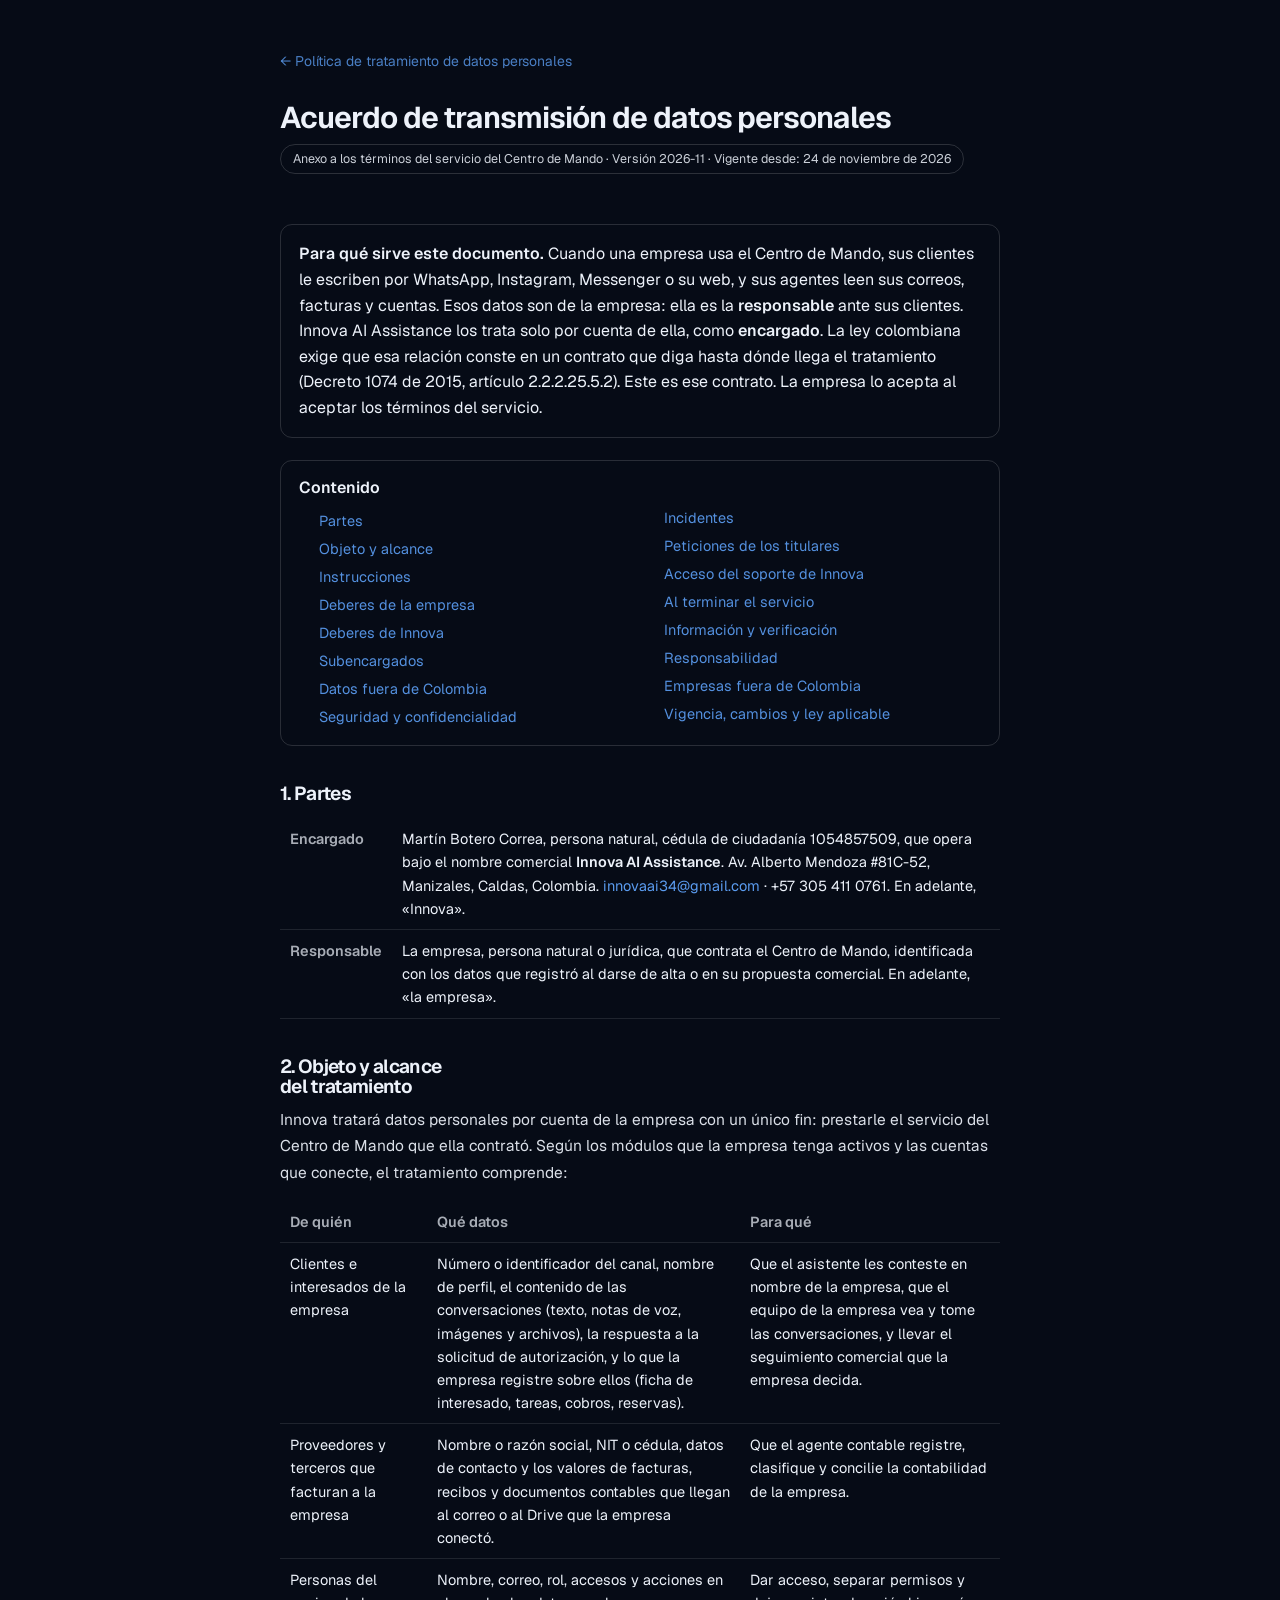
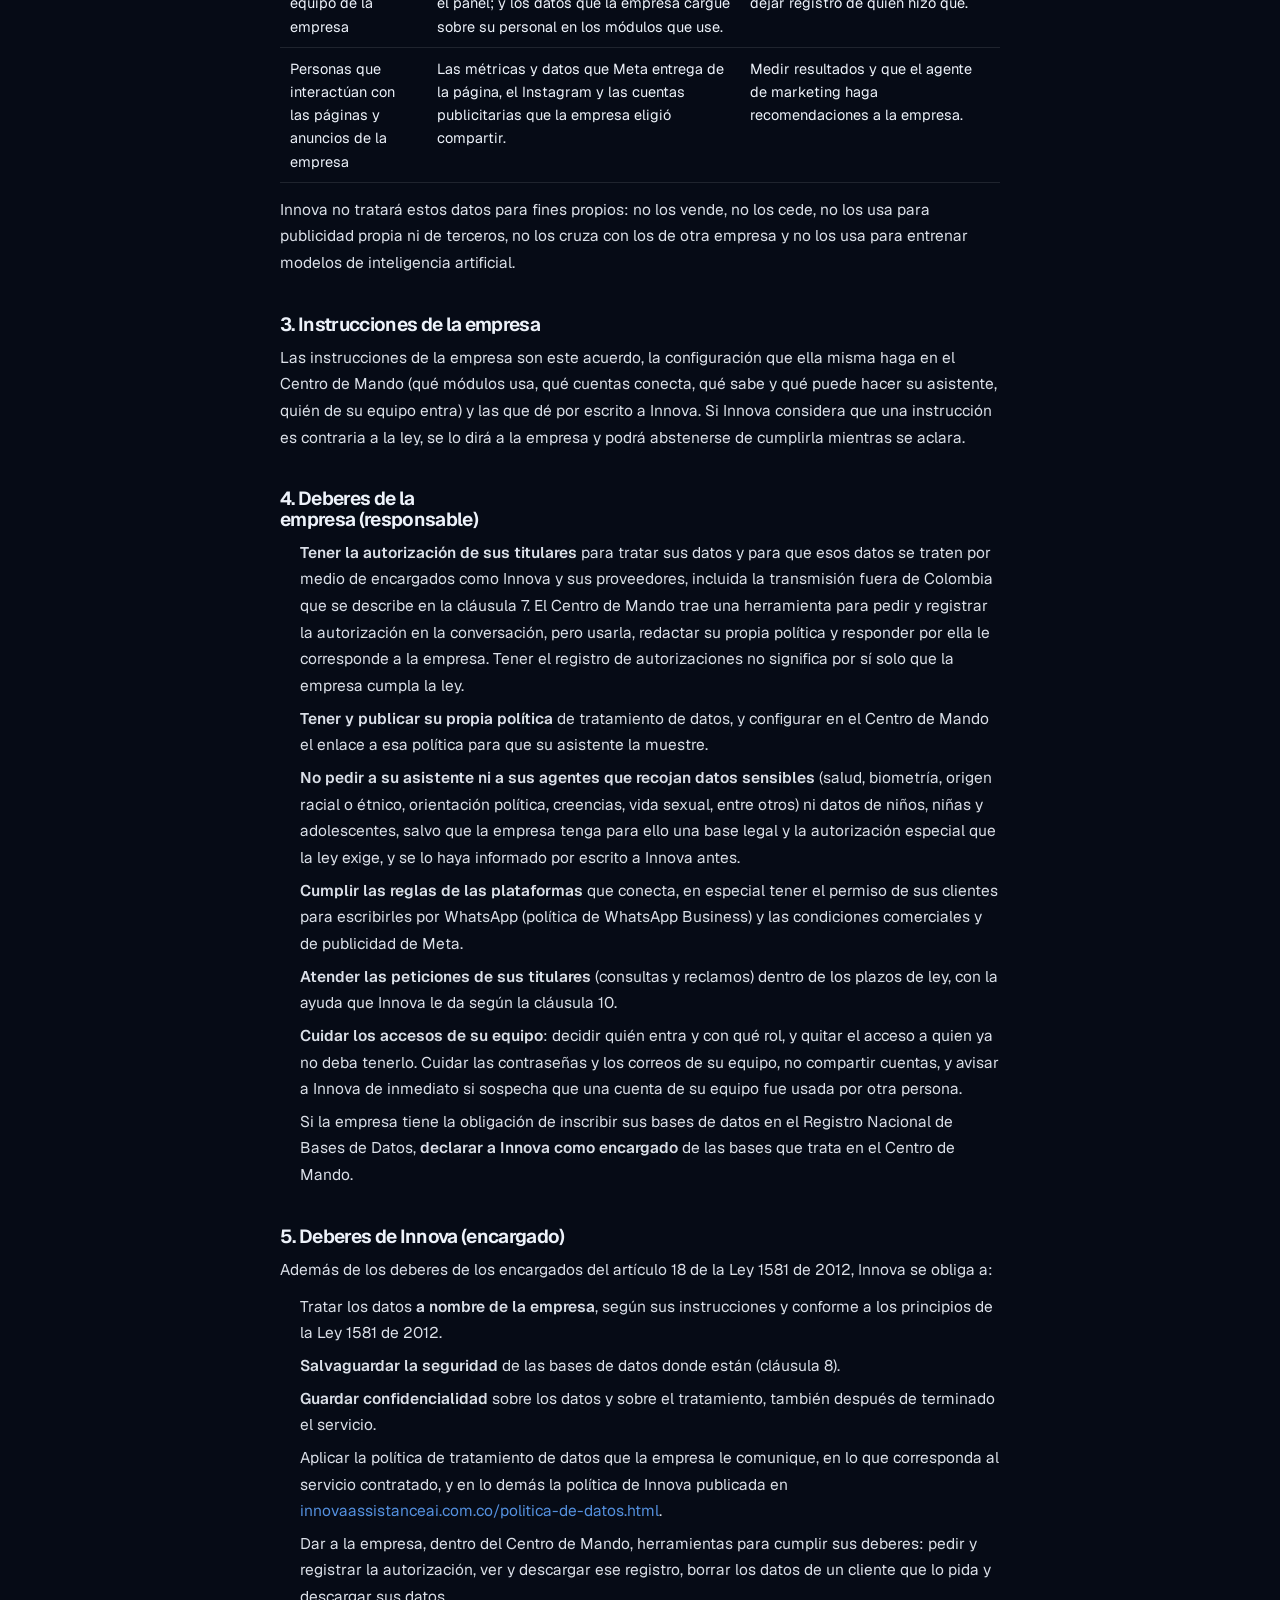
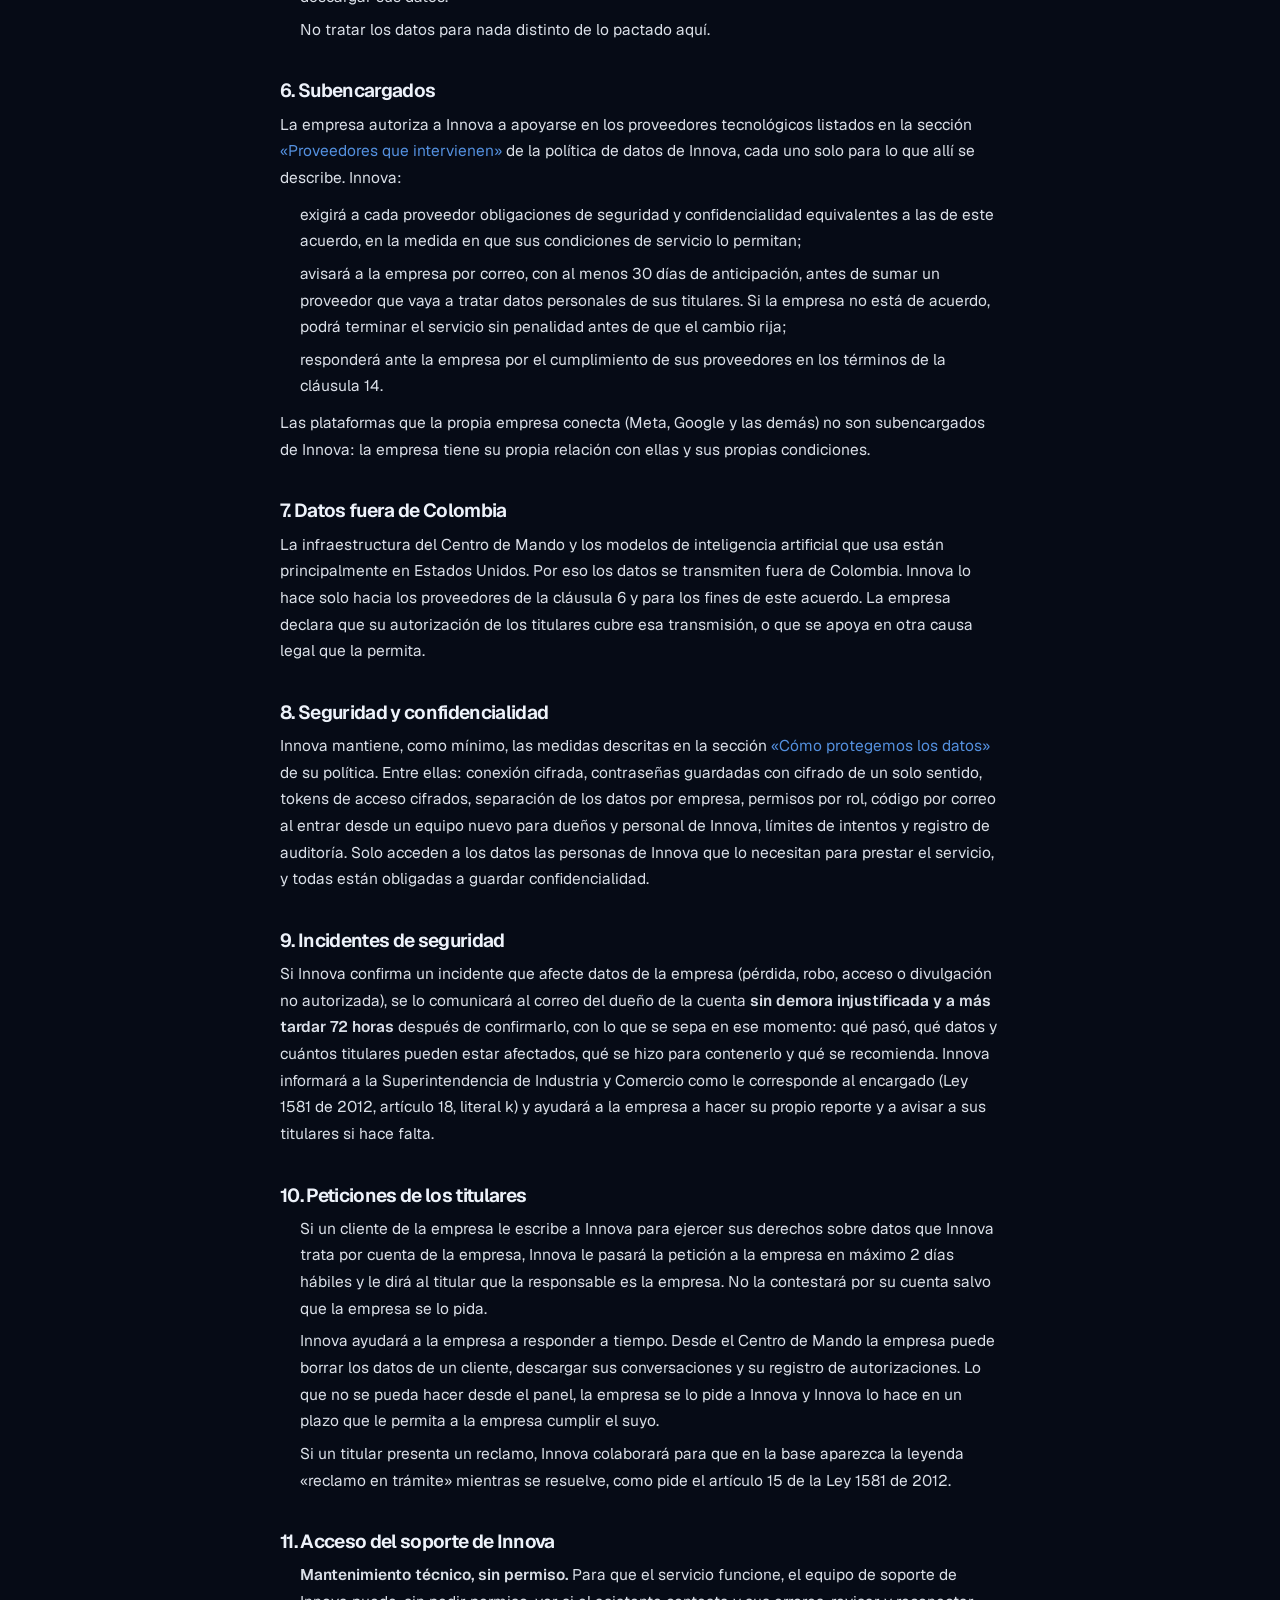
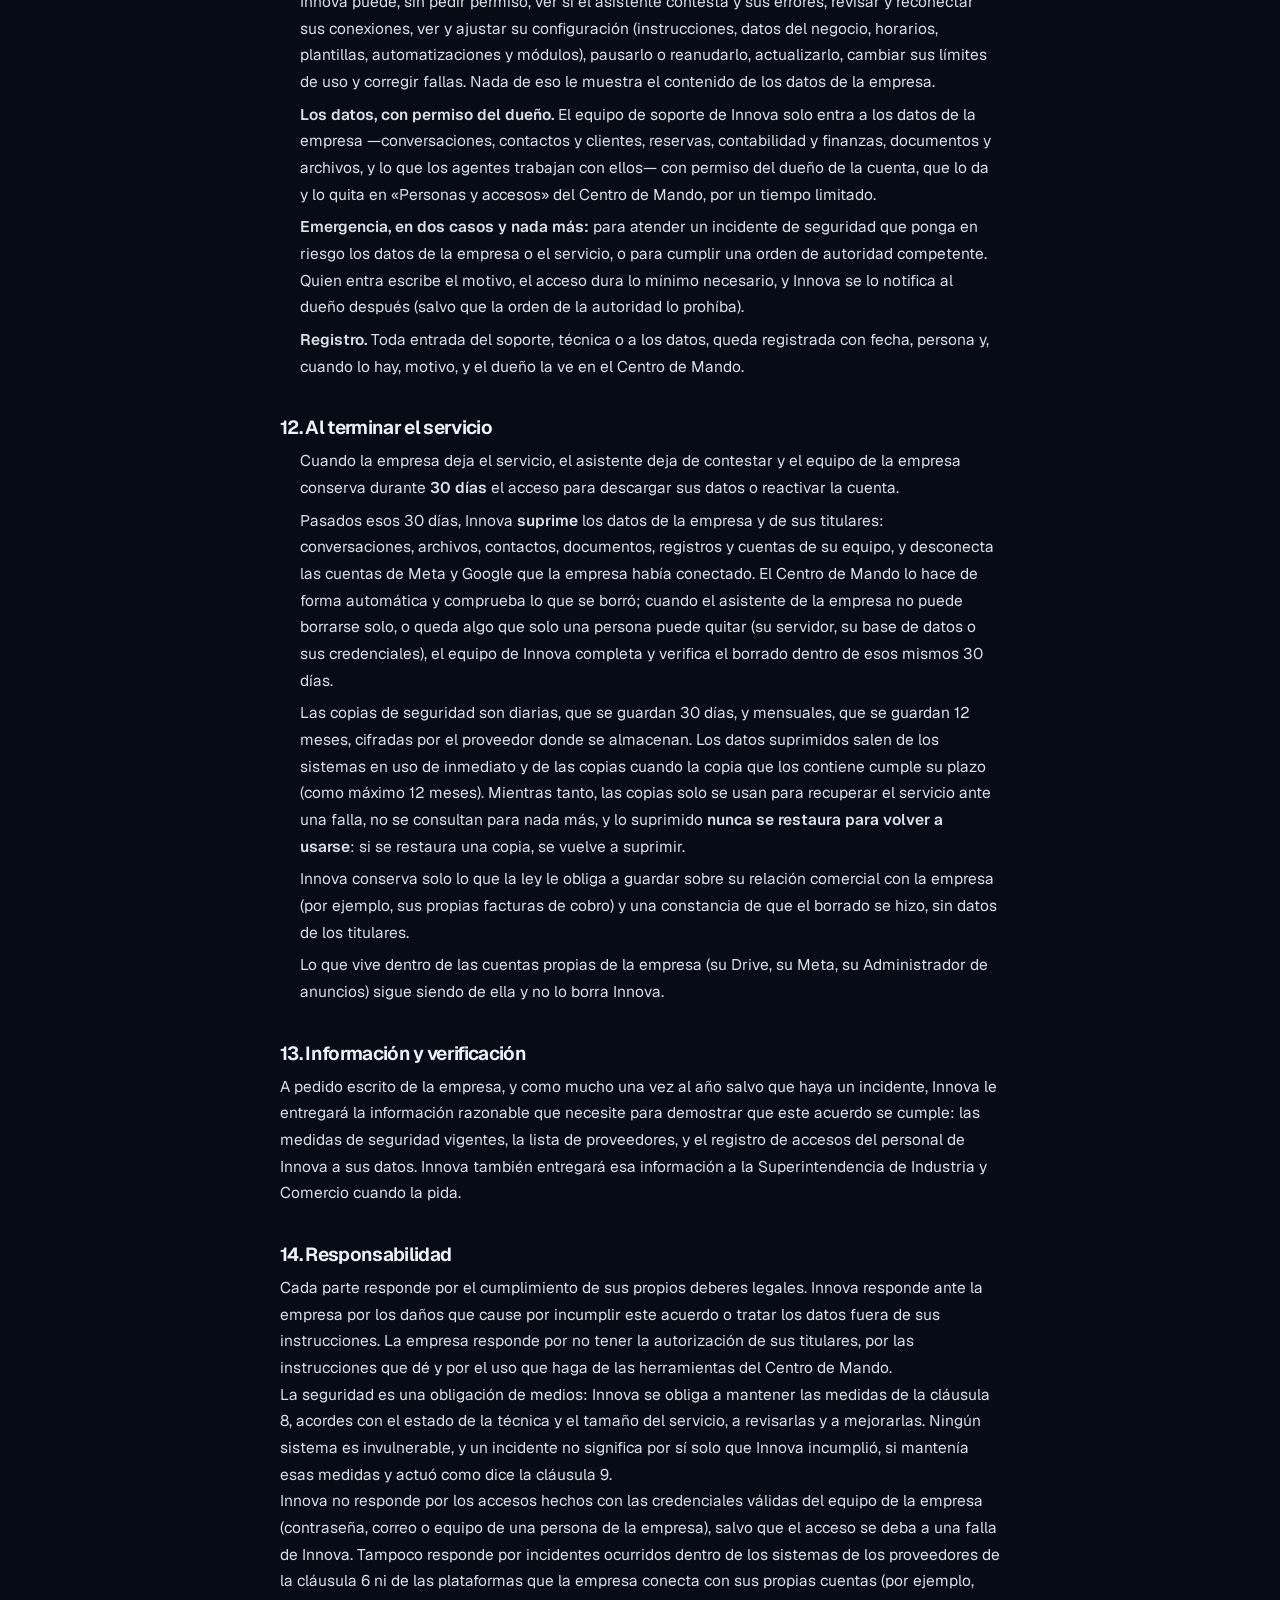
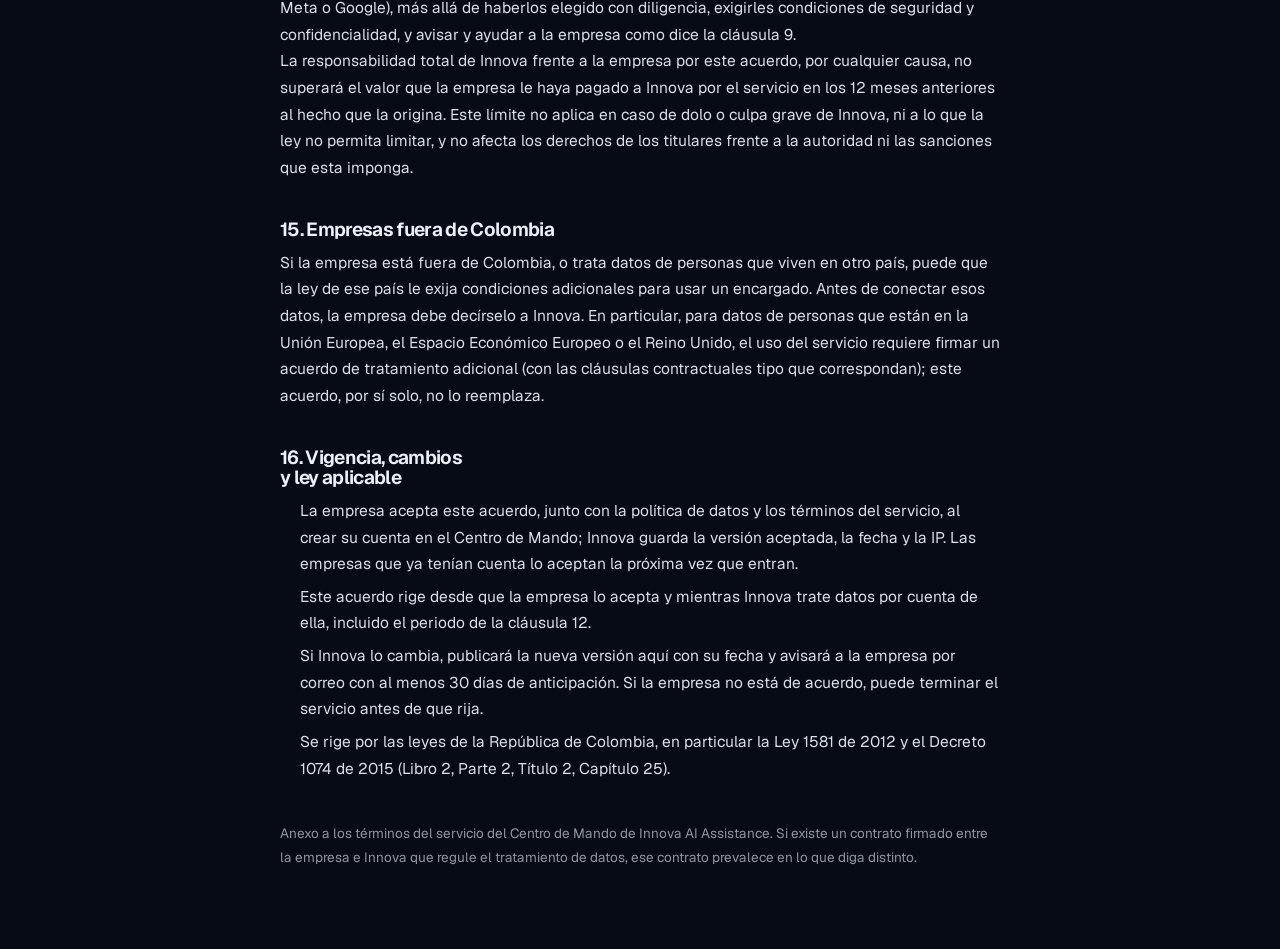
<file: acuerdo-de-transmision.html>
<!DOCTYPE html>
<html lang="es">
<head>
<meta charset="UTF-8">
<meta name="viewport" content="width=device-width, initial-scale=1.0">
<title>Acuerdo de transmisión de datos personales | Innova AI Assistance</title>
<meta name="description" content="Condiciones bajo las que Innova AI Assistance trata, como encargado, los datos personales de los clientes, empleados y proveedores de las empresas que usan el Centro de Mando.">
<link rel="canonical" href="https://innovaassistanceai.com.co/acuerdo-de-transmision.html">
<meta name="theme-color" content="#060b16">
<meta name="color-scheme" content="dark">
<meta name="robots" content="index,follow">
<link rel="icon" href="assets/img/favicon.png">
<link rel="stylesheet" href="assets/css/site.css">
<style>
  .doc{max-width:760px;margin:0 auto;padding:48px 20px 80px;}
  .doc h1{font-size:30px;line-height:1.2;margin:0 0 8px;}
  .doc .version{display:inline-block;border:1px solid rgba(255,255,255,.18);
    border-radius:999px;padding:4px 12px;font-size:12.5px;opacity:.85;margin-bottom:28px;}
  .doc h2{font-size:19px;margin:38px 0 10px;}
  .doc h3{font-size:15.5px;margin:22px 0 6px;}
  .doc p,.doc li{font-size:15.5px;line-height:1.72;opacity:.92;}
  .doc ul,.doc ol{padding-left:20px;margin:10px 0;}
  .doc li{margin:6px 0;}
  .doc table{width:100%;border-collapse:collapse;margin:14px 0;font-size:14.5px;}
  .doc th,.doc td{text-align:left;padding:9px 10px;border-bottom:1px solid rgba(255,255,255,.1);vertical-align:top;}
  .doc th{opacity:.7;font-weight:600;}
  .doc a{color:#5b9cf0;}
  .doc .volver{display:inline-block;margin-bottom:28px;font-size:14px;opacity:.8;}
  .doc .caja{border:1px solid rgba(255,255,255,.14);border-radius:12px;padding:16px 18px;margin:22px 0;}
  .doc .indice{border:1px solid rgba(255,255,255,.14);border-radius:12px;padding:14px 18px;margin:22px 0;}
  .doc .indice ol{margin:6px 0 0;columns:2;column-gap:28px;}
  .doc .indice li{font-size:14.5px;margin:3px 0;break-inside:avoid;}
  @media(max-width:600px){.doc{padding:32px 18px 60px}.doc h1{font-size:25px}.doc .indice ol{columns:1}
    .doc table{display:block;overflow-x:auto}}
</style>
</head>
<body>
<main class="doc">

<a class="volver" href="politica-de-datos.html">← Política de tratamiento de datos personales</a>

<h1>Acuerdo de transmisión de datos personales</h1>
<div class="version">Anexo a los términos del servicio del Centro de Mando · Versión 2026-11 · Vigente desde: 24 de noviembre de 2026</div>

<div class="caja">
  <strong>Para qué sirve este documento.</strong> Cuando una empresa usa el Centro de Mando, sus
  clientes le escriben por WhatsApp, Instagram, Messenger o su web, y sus agentes leen sus correos,
  facturas y cuentas. Esos datos son de la empresa: ella es la <strong>responsable</strong> ante
  sus clientes. Innova AI Assistance los trata solo por cuenta de ella, como
  <strong>encargado</strong>. La ley colombiana exige que esa relación conste en un contrato que
  diga hasta dónde llega el tratamiento (Decreto 1074 de 2015, artículo 2.2.2.25.5.2). Este es ese
  contrato. La empresa lo acepta al aceptar los términos del servicio.
</div>

<nav class="indice" aria-label="Contenido">
  <strong>Contenido</strong>
  <ol>
    <li><a href="#partes">Partes</a></li>
    <li><a href="#objeto">Objeto y alcance</a></li>
    <li><a href="#instrucciones">Instrucciones</a></li>
    <li><a href="#deberes-cliente">Deberes de la empresa</a></li>
    <li><a href="#deberes-innova">Deberes de Innova</a></li>
    <li><a href="#subencargados">Subencargados</a></li>
    <li><a href="#internacional">Datos fuera de Colombia</a></li>
    <li><a href="#seguridad">Seguridad y confidencialidad</a></li>
    <li><a href="#incidentes">Incidentes</a></li>
    <li><a href="#derechos">Peticiones de los titulares</a></li>
    <li><a href="#acceso">Acceso del soporte de Innova</a></li>
    <li><a href="#fin">Al terminar el servicio</a></li>
    <li><a href="#prueba">Información y verificación</a></li>
    <li><a href="#responsabilidad">Responsabilidad</a></li>
    <li><a href="#extranjero">Empresas fuera de Colombia</a></li>
    <li><a href="#vigencia">Vigencia, cambios y ley aplicable</a></li>
  </ol>
</nav>

<h2 id="partes">1. Partes</h2>
<table>
  <tr><th>Encargado</th><td>Martín Botero Correa, persona natural, cédula de ciudadanía 1054857509, que opera bajo el
    nombre comercial <strong>Innova AI Assistance</strong>. Av. Alberto Mendoza #81C-52, Manizales, Caldas, Colombia.
    <a href="mailto:innovaai34@gmail.com">innovaai34@gmail.com</a> · +57 305 411 0761. En adelante, «Innova».</td></tr>
  <tr><th>Responsable</th><td>La empresa, persona natural o jurídica, que contrata el Centro de Mando, identificada con
    los datos que registró al darse de alta o en su propuesta comercial. En adelante, «la empresa».</td></tr>
</table>

<h2 id="objeto">2. Objeto y alcance del tratamiento</h2>
<p>Innova tratará datos personales por cuenta de la empresa con un único fin: prestarle el servicio del Centro de
Mando que ella contrató. Según los módulos que la empresa tenga activos y las cuentas que conecte, el tratamiento
comprende:</p>
<table>
  <tr><th>De quién</th><th>Qué datos</th><th>Para qué</th></tr>
  <tr><td>Clientes e interesados de la empresa</td>
      <td>Número o identificador del canal, nombre de perfil, el contenido de las conversaciones (texto, notas de voz,
      imágenes y archivos), la respuesta a la solicitud de autorización, y lo que la empresa registre sobre ellos
      (ficha de interesado, tareas, cobros, reservas).</td>
      <td>Que el asistente les conteste en nombre de la empresa, que el equipo de la empresa vea y tome las
      conversaciones, y llevar el seguimiento comercial que la empresa decida.</td></tr>
  <tr><td>Proveedores y terceros que facturan a la empresa</td>
      <td>Nombre o razón social, NIT o cédula, datos de contacto y los valores de facturas, recibos y documentos
      contables que llegan al correo o al Drive que la empresa conectó.</td>
      <td>Que el agente contable registre, clasifique y concilie la contabilidad de la empresa.</td></tr>
  <tr><td>Personas del equipo de la empresa</td>
      <td>Nombre, correo, rol, accesos y acciones en el panel; y los datos que la empresa cargue sobre su personal en
      los módulos que use.</td>
      <td>Dar acceso, separar permisos y dejar registro de quién hizo qué.</td></tr>
  <tr><td>Personas que interactúan con las páginas y anuncios de la empresa</td>
      <td>Las métricas y datos que Meta entrega de la página, el Instagram y las cuentas publicitarias que la empresa
      eligió compartir.</td>
      <td>Medir resultados y que el agente de marketing haga recomendaciones a la empresa.</td></tr>
</table>
<p>Innova no tratará estos datos para fines propios: no los vende, no los cede, no los usa para publicidad propia ni
de terceros, no los cruza con los de otra empresa y no los usa para entrenar modelos de inteligencia artificial.</p>

<h2 id="instrucciones">3. Instrucciones de la empresa</h2>
<p>Las instrucciones de la empresa son este acuerdo, la configuración que ella misma haga en el Centro de Mando (qué
módulos usa, qué cuentas conecta, qué sabe y qué puede hacer su asistente, quién de su equipo entra) y las que dé por
escrito a Innova. Si Innova considera que una instrucción es contraria a la ley, se lo dirá a la empresa y podrá
abstenerse de cumplirla mientras se aclara.</p>

<h2 id="deberes-cliente">4. Deberes de la empresa (responsable)</h2>
<ol>
  <li><strong>Tener la autorización de sus titulares</strong> para tratar sus datos y para que esos datos se traten
      por medio de encargados como Innova y sus proveedores, incluida la transmisión fuera de Colombia que se
      describe en la cláusula 7. El Centro de Mando trae una herramienta para pedir y registrar la autorización en la
      conversación, pero usarla, redactar su propia política y responder por ella le corresponde a la empresa.
      Tener el registro de autorizaciones no significa por sí solo que la empresa cumpla la ley.</li>
  <li><strong>Tener y publicar su propia política</strong> de tratamiento de datos, y configurar en el Centro de
      Mando el enlace a esa política para que su asistente la muestre.</li>
  <li><strong>No pedir a su asistente ni a sus agentes que recojan datos sensibles</strong> (salud, biometría,
      origen racial o étnico, orientación política, creencias, vida sexual, entre otros) ni datos de niños, niñas y
      adolescentes, salvo que la empresa tenga para ello una base legal y la autorización especial que la ley exige,
      y se lo haya informado por escrito a Innova antes.</li>
  <li><strong>Cumplir las reglas de las plataformas</strong> que conecta, en especial tener el permiso de sus
      clientes para escribirles por WhatsApp (política de WhatsApp Business) y las condiciones comerciales y de
      publicidad de Meta.</li>
  <li><strong>Atender las peticiones de sus titulares</strong> (consultas y reclamos) dentro de los plazos de ley, con
      la ayuda que Innova le da según la cláusula 10.</li>
  <li><strong>Cuidar los accesos de su equipo</strong>: decidir quién entra y con qué rol, y quitar el acceso a
      quien ya no deba tenerlo. Cuidar las contraseñas y los correos de su equipo, no compartir cuentas, y avisar a
      Innova de inmediato si sospecha que una cuenta de su equipo fue usada por otra persona.</li>
  <li>Si la empresa tiene la obligación de inscribir sus bases de datos en el Registro Nacional de Bases de Datos,
      <strong>declarar a Innova como encargado</strong> de las bases que trata en el Centro de Mando.</li>
</ol>

<h2 id="deberes-innova">5. Deberes de Innova (encargado)</h2>
<p>Además de los deberes de los encargados del artículo 18 de la Ley 1581 de 2012, Innova se obliga a:</p>
<ol>
  <li>Tratar los datos <strong>a nombre de la empresa</strong>, según sus instrucciones y conforme a los principios
      de la Ley 1581 de 2012.</li>
  <li><strong>Salvaguardar la seguridad</strong> de las bases de datos donde están (cláusula 8).</li>
  <li><strong>Guardar confidencialidad</strong> sobre los datos y sobre el tratamiento, también después de terminado
      el servicio.</li>
  <li>Aplicar la política de tratamiento de datos que la empresa le comunique, en lo que corresponda al servicio
      contratado, y en lo demás la política de Innova publicada en
      <a href="https://innovaassistanceai.com.co/politica-de-datos.html">innovaassistanceai.com.co/politica-de-datos.html</a>.</li>
  <li>Dar a la empresa, dentro del Centro de Mando, herramientas para cumplir sus deberes: pedir y registrar la
      autorización, ver y descargar ese registro, borrar los datos de un cliente que lo pida y descargar sus datos.</li>
  <li>No tratar los datos para nada distinto de lo pactado aquí.</li>
</ol>

<h2 id="subencargados">6. Subencargados</h2>
<p>La empresa autoriza a Innova a apoyarse en los proveedores tecnológicos listados en la sección
<a href="politica-de-datos.html#proveedores">«Proveedores que intervienen»</a> de la política de datos de Innova, cada
uno solo para lo que allí se describe. Innova:</p>
<ul>
  <li>exigirá a cada proveedor obligaciones de seguridad y confidencialidad equivalentes a las de este acuerdo, en la
      medida en que sus condiciones de servicio lo permitan;</li>
  <li>avisará a la empresa por correo, con al menos 30 días de anticipación, antes de
      sumar un proveedor que vaya a tratar datos personales de sus titulares. Si la empresa no está de acuerdo, podrá
      terminar el servicio sin penalidad antes de que el cambio rija;</li>
  <li>responderá ante la empresa por el cumplimiento de sus proveedores en los términos de la cláusula 14.</li>
</ul>
<p>Las plataformas que la propia empresa conecta (Meta, Google y las demás) no son subencargados de Innova: la empresa
tiene su propia relación con ellas y sus propias condiciones.</p>

<h2 id="internacional">7. Datos fuera de Colombia</h2>
<p>La infraestructura del Centro de Mando y los modelos de inteligencia artificial que usa están principalmente en
Estados Unidos. Por eso los datos se transmiten fuera de Colombia. Innova lo hace solo hacia los proveedores de la
cláusula 6 y para los fines de este acuerdo. La empresa declara que su autorización de los titulares cubre esa
transmisión, o que se apoya en otra causa legal que la permita.</p>

<h2 id="seguridad">8. Seguridad y confidencialidad</h2>
<p>Innova mantiene, como mínimo, las medidas descritas en la sección
<a href="politica-de-datos.html#seguridad">«Cómo protegemos los datos»</a> de su política. Entre ellas: conexión
cifrada, contraseñas guardadas con cifrado de un solo sentido, tokens de acceso cifrados, separación de los datos por
empresa, permisos por rol, código por correo al entrar desde un equipo nuevo para dueños y personal de Innova, límites
de intentos y registro de auditoría. Solo acceden a los datos las personas de Innova que lo necesitan para prestar el
servicio, y todas están obligadas a guardar confidencialidad.</p>

<h2 id="incidentes">9. Incidentes de seguridad</h2>
<p>Si Innova confirma un incidente que afecte datos de la empresa (pérdida, robo, acceso o divulgación no autorizada),
se lo comunicará al correo del dueño de la cuenta <strong>sin demora injustificada y a más tardar
72 horas</strong> después de confirmarlo, con lo que se sepa en ese momento: qué pasó,
qué datos y cuántos titulares pueden estar afectados, qué se hizo para contenerlo y qué se recomienda. Innova
informará a la Superintendencia de Industria y Comercio como le corresponde al encargado (Ley 1581 de 2012,
artículo 18, literal k) y ayudará a la empresa a hacer su propio reporte y a avisar a sus titulares si hace falta.</p>

<h2 id="derechos">10. Peticiones de los titulares</h2>
<ul>
  <li>Si un cliente de la empresa le escribe a Innova para ejercer sus derechos sobre datos que Innova trata por
      cuenta de la empresa, Innova le pasará la petición a la empresa en máximo 2 días
      hábiles y le dirá al titular que la responsable es la empresa. No la contestará por su cuenta salvo que la
      empresa se lo pida.</li>
  <li>Innova ayudará a la empresa a responder a tiempo. Desde el Centro de Mando la empresa puede borrar los datos de un
      cliente, descargar sus conversaciones y su registro de autorizaciones. Lo que no se pueda hacer desde el panel, la
      empresa se lo pide a Innova y Innova lo hace en un plazo que le permita a la empresa cumplir el suyo.</li>
  <li>Si un titular presenta un reclamo, Innova colaborará para que en la base aparezca la leyenda «reclamo en
      trámite» mientras se resuelve, como pide el artículo 15 de la Ley 1581 de 2012.</li>
</ul>

<h2 id="acceso">11. Acceso del soporte de Innova</h2>
<ul>
  <li><strong>Mantenimiento técnico, sin permiso.</strong> Para que el servicio funcione, el equipo de soporte de
      Innova puede, sin pedir permiso, ver si el asistente contesta y sus errores, revisar y reconectar sus conexiones,
      ver y ajustar su configuración (instrucciones, datos del negocio, horarios, plantillas, automatizaciones y
      módulos), pausarlo o reanudarlo, actualizarlo, cambiar sus límites de uso y corregir fallas. Nada de eso le
      muestra el contenido de los datos de la empresa.</li>
  <li><strong>Los datos, con permiso del dueño.</strong> El equipo de soporte de Innova solo entra a los datos de la
      empresa —conversaciones, contactos y clientes, reservas, contabilidad y finanzas, documentos y archivos, y lo que
      los agentes trabajan con ellos— con permiso del dueño de la cuenta, que lo da y lo quita en «Personas y accesos»
      del Centro de Mando, por un tiempo limitado.</li>
  <li><strong>Emergencia, en dos casos y nada más:</strong> para atender un incidente de seguridad que ponga en riesgo los
      datos de la empresa o el servicio, o para cumplir una orden de autoridad competente. Quien entra escribe el motivo,
      el acceso dura lo mínimo necesario, y Innova se lo notifica al dueño después (salvo que la orden de la autoridad lo
      prohíba).</li>
  <li><strong>Registro.</strong> Toda entrada del soporte, técnica o a los datos, queda registrada con fecha, persona
      y, cuando lo hay, motivo, y el dueño la ve en el Centro de Mando.</li>
</ul>

<h2 id="fin">12. Al terminar el servicio</h2>
<ol>
  <li>Cuando la empresa deja el servicio, el asistente deja de contestar y el equipo de la empresa conserva durante
      <strong>30 días</strong> el acceso para descargar sus datos o reactivar la cuenta.</li>
  <li>Pasados esos 30 días, Innova <strong>suprime</strong> los datos de la empresa y de sus titulares: conversaciones,
      archivos, contactos, documentos, registros y cuentas de su equipo, y desconecta las cuentas de Meta y Google que
      la empresa había conectado. El Centro de Mando lo hace de forma automática y comprueba lo que se borró; cuando el
      asistente de la empresa no puede borrarse solo, o queda algo que solo una persona puede quitar (su servidor, su base
      de datos o sus credenciales), el equipo de Innova completa y verifica el borrado dentro de esos mismos 30 días.</li>
  <li>Las copias de seguridad son diarias, que se guardan 30 días, y mensuales, que se guardan 12 meses, cifradas por el
      proveedor donde se almacenan. Los datos suprimidos salen de los sistemas en uso de inmediato y de las copias cuando
      la copia que los contiene cumple su plazo (como máximo 12 meses). Mientras tanto, las copias solo se usan para
      recuperar el servicio ante una falla, no se consultan para nada más, y lo suprimido <strong>nunca se restaura para
      volver a usarse</strong>: si se restaura una copia, se vuelve a suprimir.</li>
  <li>Innova conserva solo lo que la ley le obliga a guardar sobre su relación comercial con la empresa (por ejemplo,
      sus propias facturas de cobro) y una constancia de que el borrado se hizo, sin datos de los titulares.</li>
  <li>Lo que vive dentro de las cuentas propias de la empresa (su Drive, su Meta, su Administrador de anuncios) sigue
      siendo de ella y no lo borra Innova.</li>
</ol>

<h2 id="prueba">13. Información y verificación</h2>
<p>A pedido escrito de la empresa, y como mucho una vez al año salvo que haya un
incidente, Innova le entregará la información razonable que necesite para demostrar que este acuerdo se cumple: las
medidas de seguridad vigentes, la lista de proveedores, y el registro de accesos del personal de Innova a sus datos.
Innova también entregará esa información a la Superintendencia de Industria y Comercio cuando la pida.</p>

<h2 id="responsabilidad">14. Responsabilidad</h2>
<p>Cada parte responde por el cumplimiento de sus propios deberes legales. Innova responde ante la empresa por los daños
que cause por incumplir este acuerdo o tratar los datos fuera de sus instrucciones. La empresa responde por no tener la
autorización de sus titulares, por las instrucciones que dé y por el uso que haga de las herramientas del Centro de
Mando.</p>
<p>La seguridad es una obligación de medios: Innova se obliga a mantener las medidas de la cláusula 8, acordes con el
estado de la técnica y el tamaño del servicio, a revisarlas y a mejorarlas. Ningún sistema es invulnerable, y un
incidente no significa por sí solo que Innova incumplió, si mantenía esas medidas y actuó como dice la cláusula 9.</p>
<p>Innova no responde por los accesos hechos con las credenciales válidas del equipo de la empresa (contraseña, correo
o equipo de una persona de la empresa), salvo que el acceso se deba a una falla de Innova. Tampoco responde por
incidentes ocurridos dentro de los sistemas de los proveedores de la cláusula 6 ni de las plataformas que la empresa
conecta con sus propias cuentas (por ejemplo, Meta o Google), más allá de haberlos elegido con diligencia, exigirles
condiciones de seguridad y confidencialidad, y avisar y ayudar a la empresa como dice la cláusula 9.</p>
<p>La responsabilidad total de Innova frente a la empresa por este acuerdo, por cualquier causa, no superará el valor que
la empresa le haya pagado a Innova por el servicio en los 12 meses anteriores al hecho que la origina. Este límite no
aplica en caso de dolo o culpa grave de Innova, ni a lo que la ley no permita limitar, y no afecta los derechos de los
titulares frente a la autoridad ni las sanciones que esta imponga.</p>

<h2 id="extranjero">15. Empresas fuera de Colombia</h2>
<p>Si la empresa está fuera de Colombia, o trata datos de personas que viven en otro país, puede que la ley de ese país
le exija condiciones adicionales para usar un encargado. Antes de conectar esos datos, la empresa debe decírselo a
Innova. En particular, para datos de personas que están en la Unión Europea, el Espacio Económico Europeo o el Reino
Unido, el uso del servicio requiere firmar un acuerdo de tratamiento adicional (con las cláusulas contractuales tipo
que correspondan); este acuerdo, por sí solo, no lo reemplaza.</p>

<h2 id="vigencia">16. Vigencia, cambios y ley aplicable</h2>
<ul>
  <li>La empresa acepta este acuerdo, junto con la política de datos y los términos del servicio, al crear su cuenta
      en el Centro de Mando; Innova guarda la versión aceptada, la fecha y la IP. Las empresas que ya tenían cuenta lo
      aceptan la próxima vez que entran.</li>
  <li>Este acuerdo rige desde que la empresa lo acepta y mientras Innova trate datos por cuenta de
      ella, incluido el periodo de la cláusula 12.</li>
  <li>Si Innova lo cambia, publicará la nueva versión aquí con su fecha y avisará a la empresa por correo con al menos
      30 días de anticipación. Si la empresa no está de acuerdo, puede terminar el
      servicio antes de que rija.</li>
  <li>Se rige por las leyes de la República de Colombia, en particular la Ley 1581 de 2012 y el Decreto 1074 de 2015
      (Libro 2, Parte 2, Título 2, Capítulo 25).</li>
</ul>

<p style="margin-top:40px;opacity:.6;font-size:13.5px">
  Anexo a los términos del servicio del Centro de Mando de Innova AI Assistance. Si existe un contrato firmado entre la
  empresa e Innova que regule el tratamiento de datos, ese contrato prevalece en lo que diga distinto.
</p>

</main>
</body>
</html>
</file>
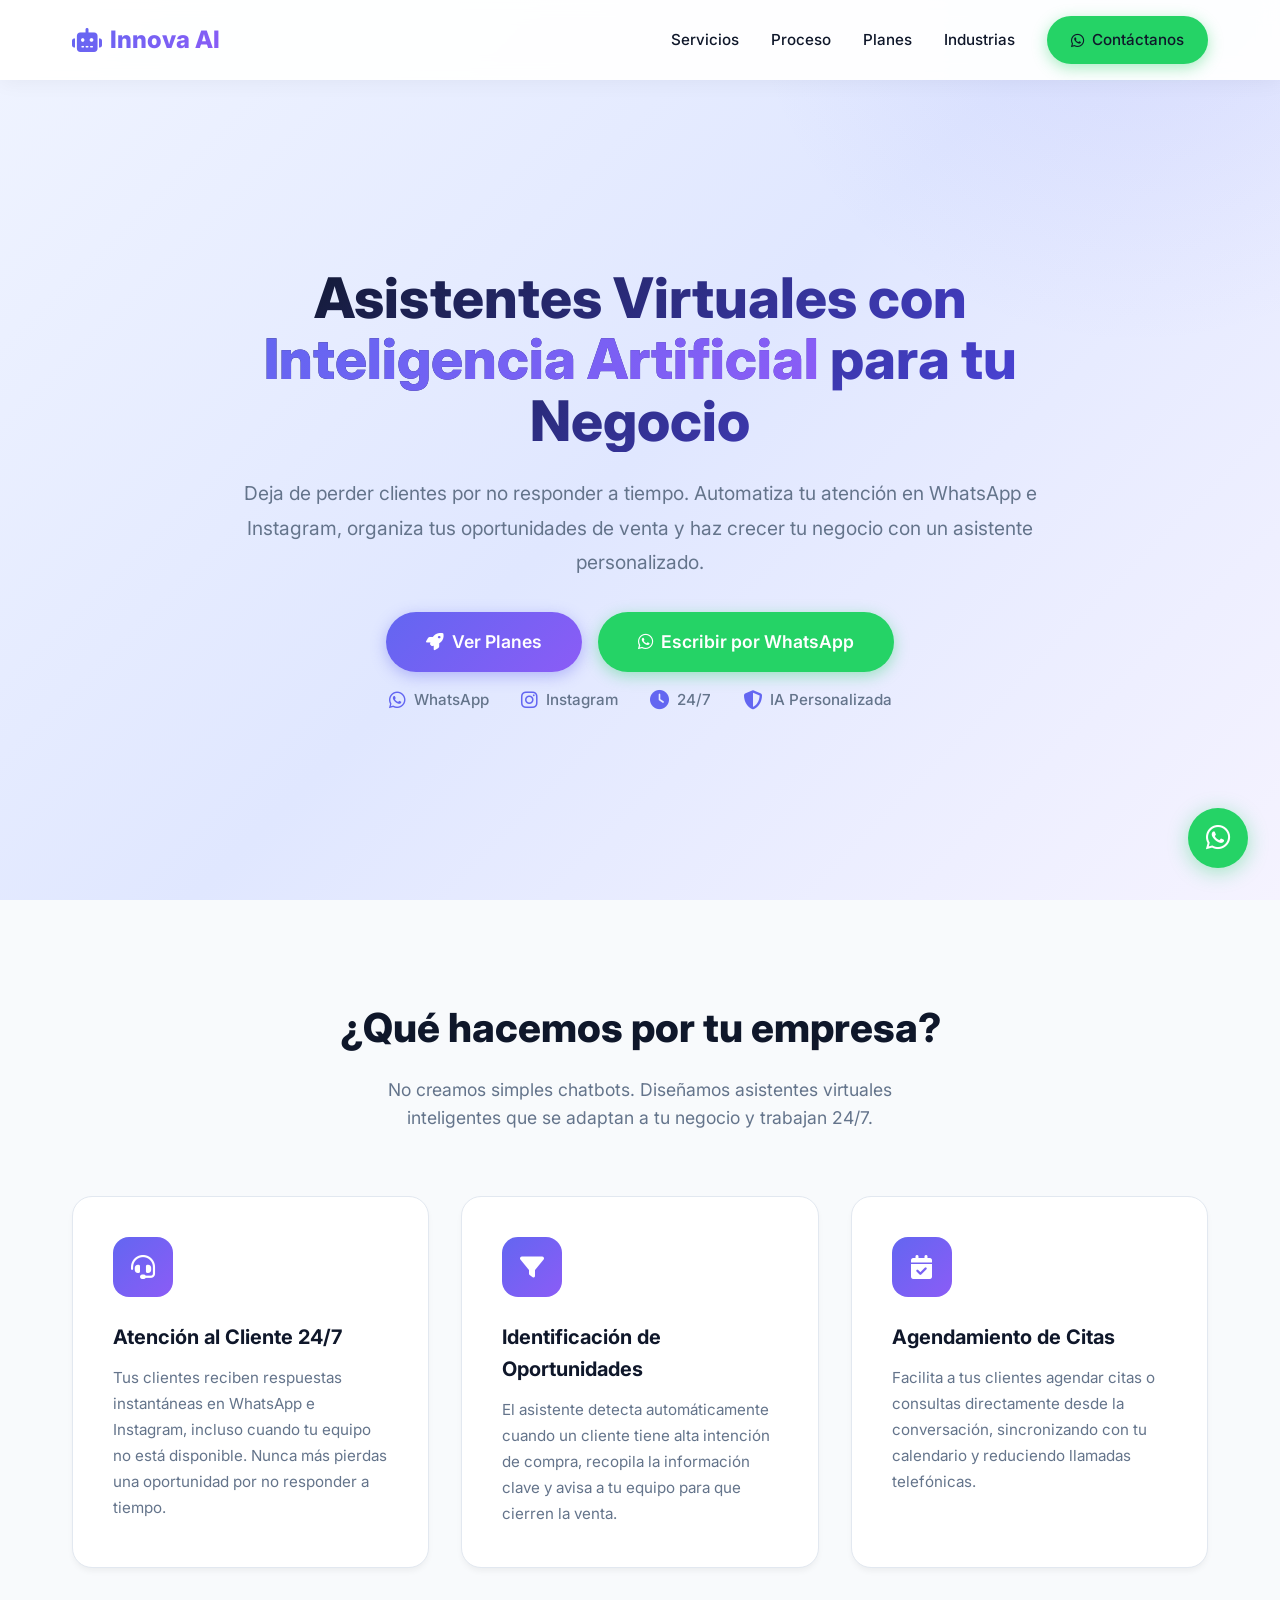
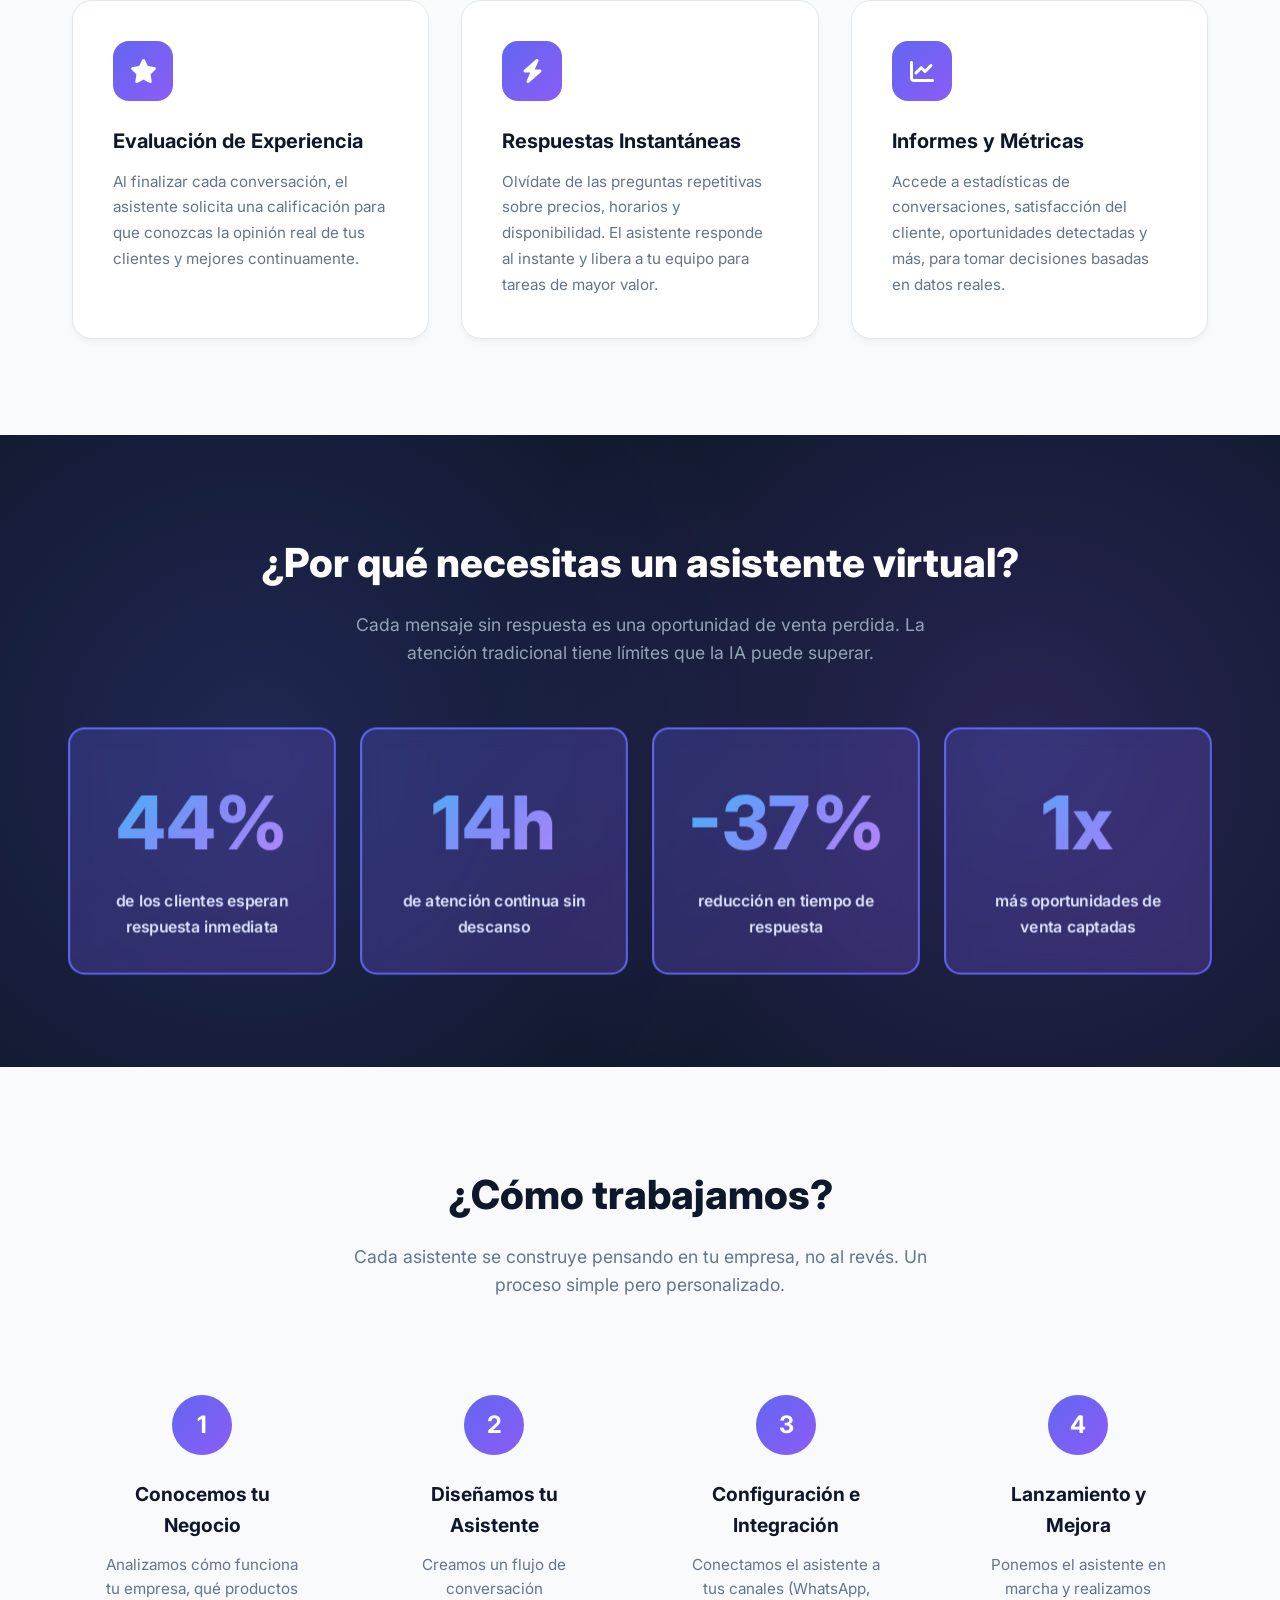
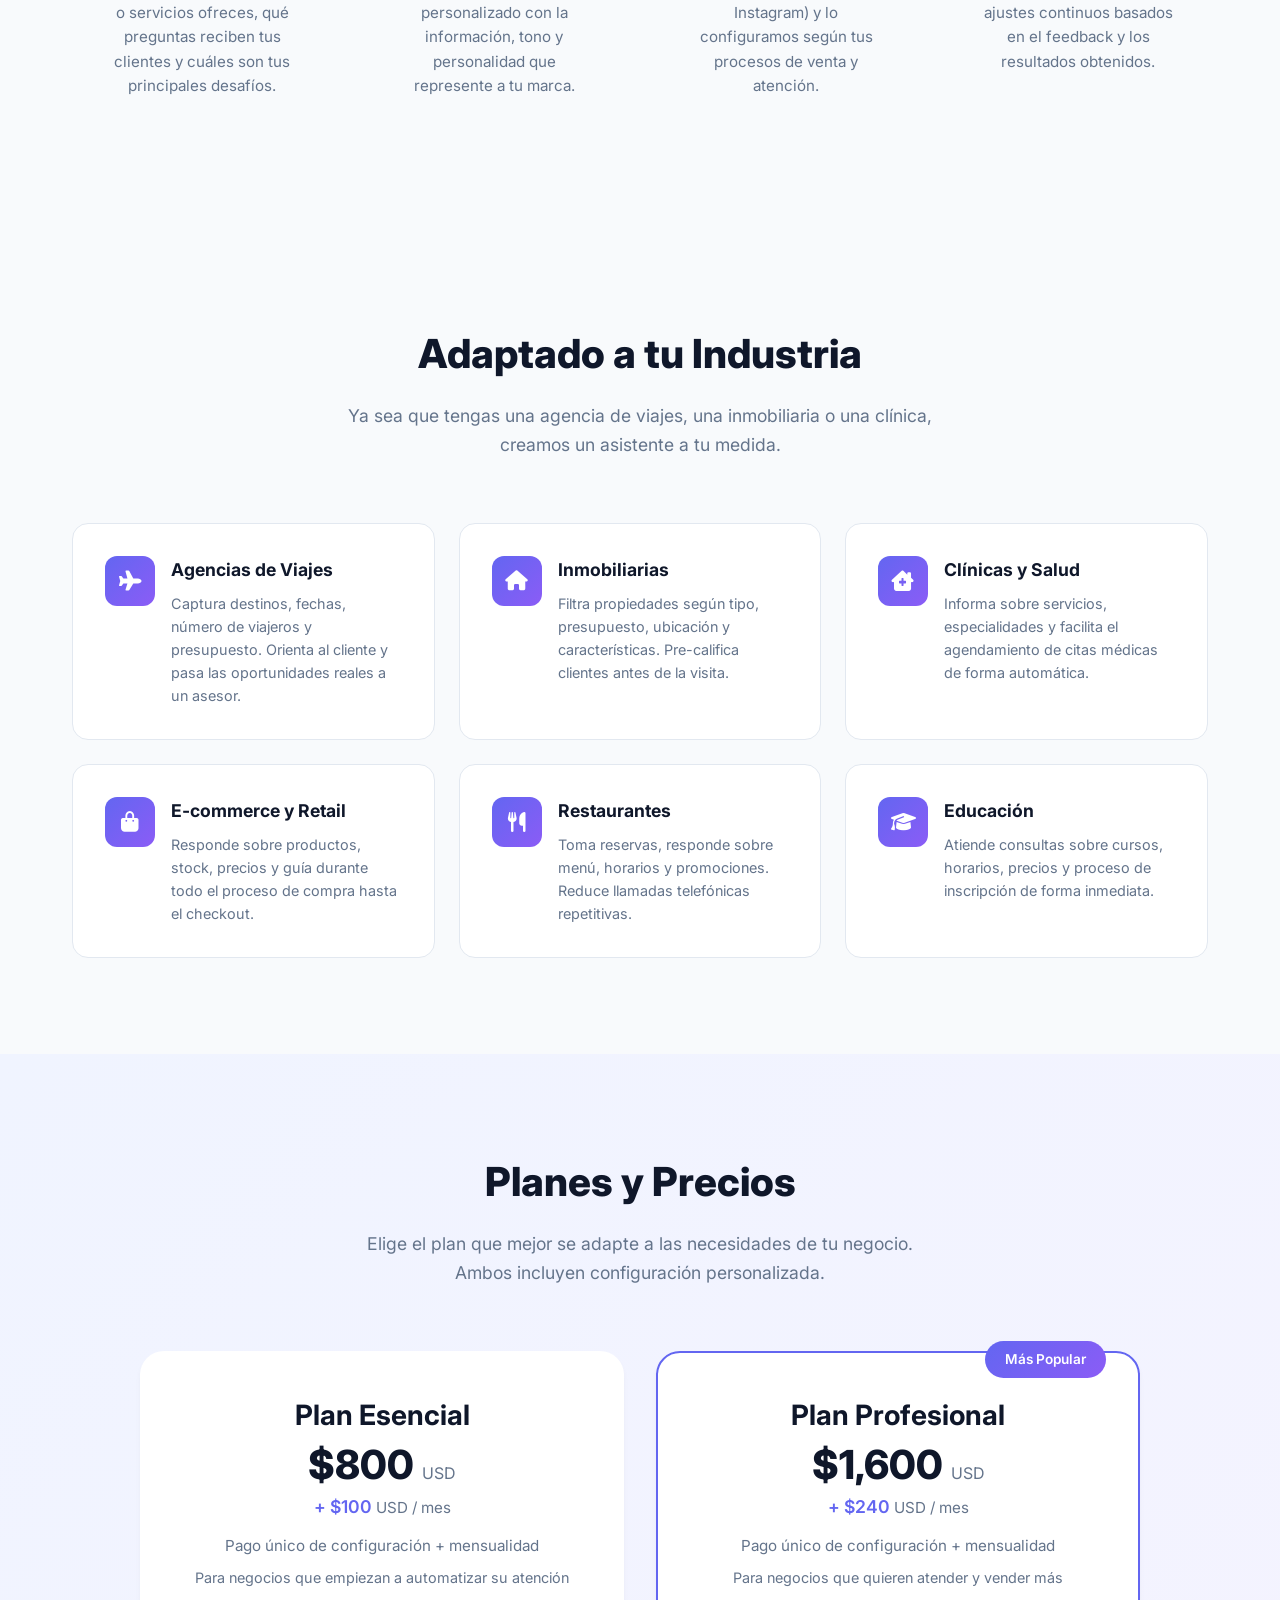
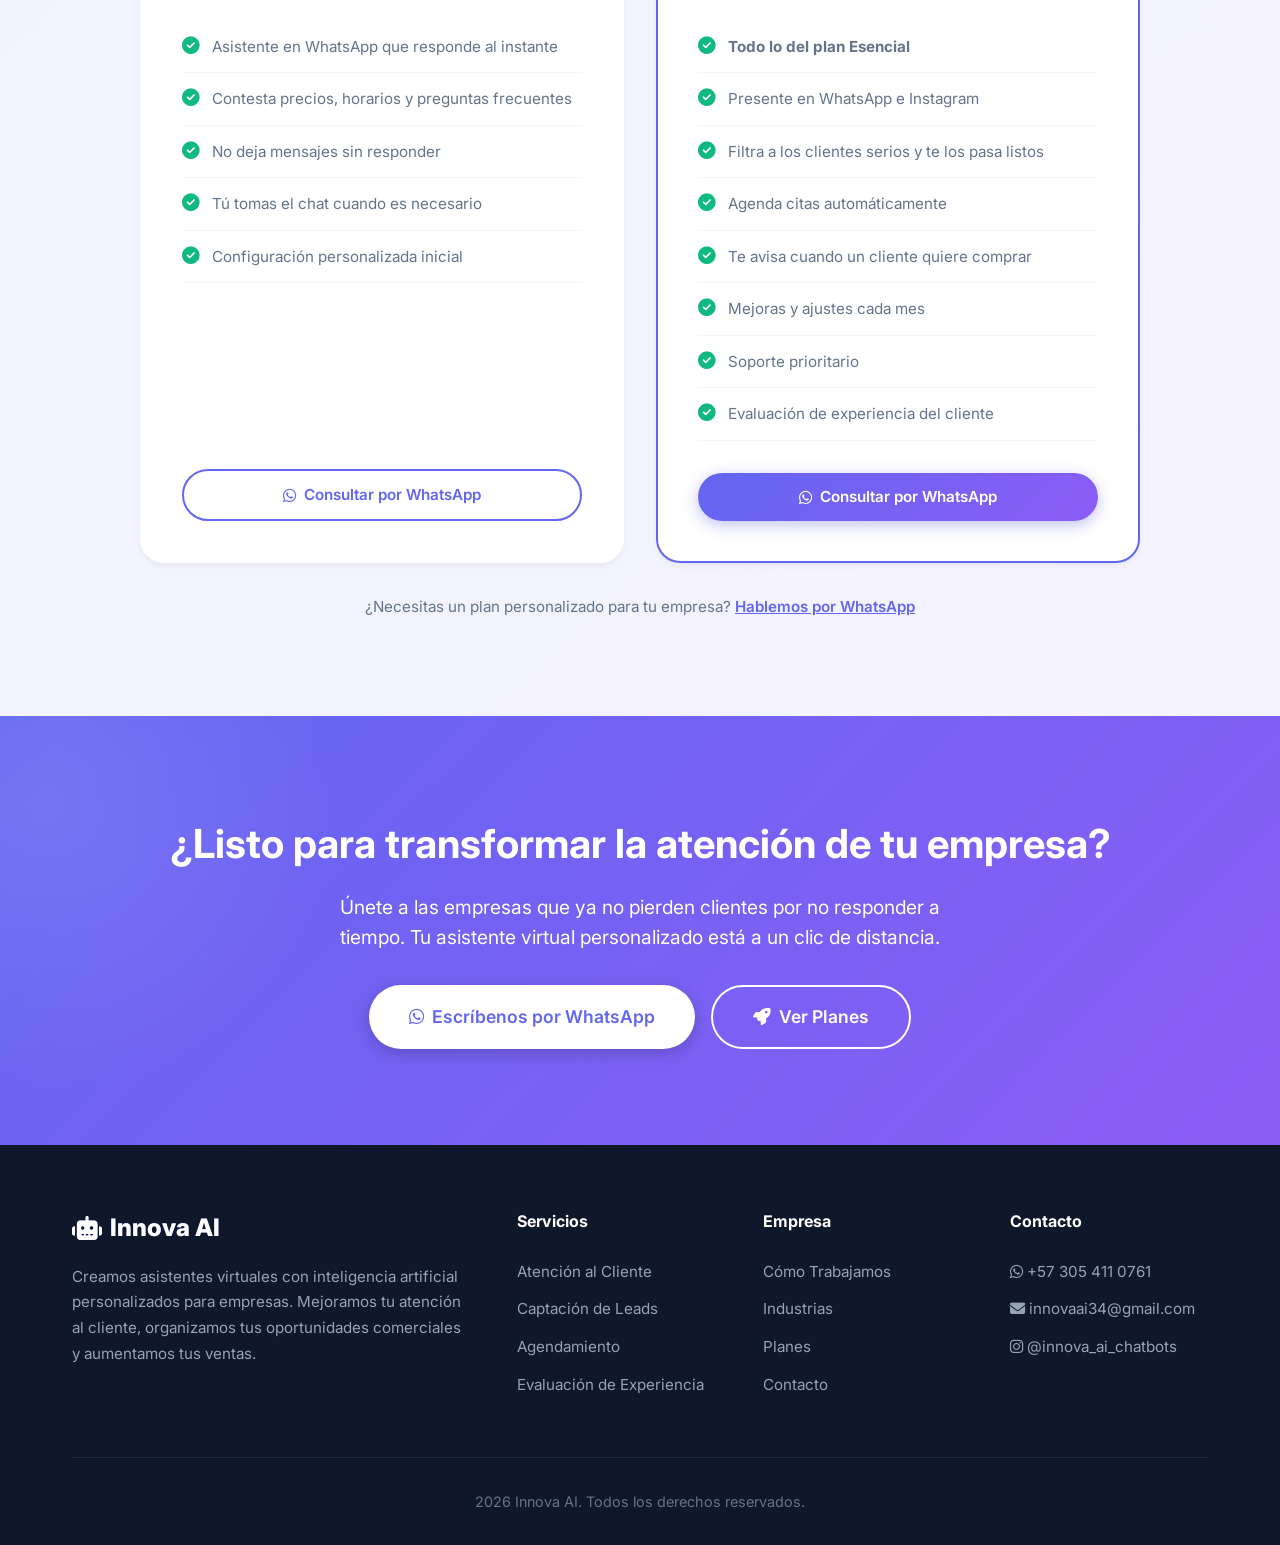
<file: index.html.html>
<!DOCTYPE html>
<html lang="es">
<head>
    <meta charset="UTF-8">
    <meta name="viewport" content="width=device-width, initial-scale=1.0">
    <title>Innova AI - Asistentes Virtuales Inteligentes para tu Negocio</title>
    <link href="https://fonts.googleapis.com/css2?family=Inter:wght@300;400;500;600;700;800&display=swap" rel="stylesheet">
    <link rel="stylesheet" href="https://cdnjs.cloudflare.com/ajax/libs/font-awesome/6.4.0/css/all.min.css">
    <style>
        :root {
            --primary: #6366f1;
            --primary-dark: #4f46e5;
            --secondary: #06b6d4;
            --accent: #8b5cf6;
            --dark: #0f172a;
            --light: #f8fafc;
            --gray: #64748b;
            --success: #10b981;
            --whatsapp: #25d366;
        }

        * {
            margin: 0;
            padding: 0;
            box-sizing: border-box;
        }

        body {
            font-family: 'Inter', sans-serif;
            background: var(--light);
            color: var(--dark);
            line-height: 1.6;
            overflow-x: hidden;
        }

        ::-webkit-scrollbar {
            width: 8px;
        }
        ::-webkit-scrollbar-track {
            background: #f1f1f1;
        }
        ::-webkit-scrollbar-thumb {
            background: var(--primary);
            border-radius: 4px;
        }

        nav {
            position: fixed;
            top: 0;
            width: 100%;
            background: rgba(255,255,255,0.95);
            backdrop-filter: blur(10px);
            z-index: 1000;
            padding: 1rem 0;
            box-shadow: 0 2px 20px rgba(0,0,0,0.05);
            transition: all 0.3s ease;
        }

        .nav-container {
            max-width: 1200px;
            margin: 0 auto;
            padding: 0 2rem;
            display: flex;
            justify-content: space-between;
            align-items: center;
        }

        .logo {
            font-size: 1.5rem;
            font-weight: 800;
            background: linear-gradient(135deg, var(--primary), var(--accent));
            -webkit-background-clip: text;
            -webkit-text-fill-color: transparent;
            display: flex;
            align-items: center;
            gap: 0.5rem;
        }

        .nav-links {
            display: flex;
            gap: 2rem;
            list-style: none;
            align-items: center;
        }

        .nav-links a {
            text-decoration: none;
            color: var(--dark);
            font-weight: 500;
            transition: color 0.3s;
            font-size: 0.95rem;
        }

        .nav-links a:hover {
            color: var(--primary);
        }

        .btn {
            padding: 0.75rem 1.5rem;
            border-radius: 50px;
            border: none;
            font-weight: 600;
            cursor: pointer;
            transition: all 0.3s ease;
            text-decoration: none;
            display: inline-flex;
            align-items: center;
            gap: 0.5rem;
            font-size: 0.95rem;
        }

        .btn-primary {
            background: linear-gradient(135deg, var(--primary), var(--accent));
            color: white;
            box-shadow: 0 4px 15px rgba(99, 102, 241, 0.4);
        }

        .btn-primary:hover {
            transform: translateY(-2px);
            box-shadow: 0 8px 25px rgba(99, 102, 241, 0.5);
        }

        .btn-outline {
            background: transparent;
            color: var(--primary);
            border: 2px solid var(--primary);
        }

        .btn-outline:hover {
            background: var(--primary);
            color: white;
        }

        .btn-whatsapp {
            background: var(--whatsapp);
            color: white;
            box-shadow: 0 4px 15px rgba(37, 211, 102, 0.4);
        }

        .btn-whatsapp:hover {
            transform: translateY(-2px);
            box-shadow: 0 8px 25px rgba(37, 211, 102, 0.5);
        }

        .btn-large {
            padding: 1rem 2.5rem;
            font-size: 1.1rem;
        }

        .hero {
            min-height: 100vh;
            display: flex;
            align-items: center;
            padding-top: 80px;
            position: relative;
            overflow: hidden;
            background: linear-gradient(135deg, #f0f4ff 0%, #e0e7ff 50%, #f5f3ff 100%);
        }

        .hero::before {
            content: '';
            position: absolute;
            top: -50%;
            right: -20%;
            width: 800px;
            height: 800px;
            background: radial-gradient(circle, rgba(99,102,241,0.1) 0%, transparent 70%);
            border-radius: 50%;
        }

        .hero-container {
            max-width: 1200px;
            margin: 0 auto;
            padding: 0 2rem;
            display: flex;
            flex-direction: column;
            align-items: center;
            text-align: center;
            gap: 3rem;
        }

        .hero-content {
            max-width: 800px;
        }

        .hero-content h1 {
            font-size: 3.5rem;
            font-weight: 800;
            line-height: 1.1;
            margin-bottom: 1.5rem;
            background: linear-gradient(135deg, var(--dark), var(--primary-dark));
            -webkit-background-clip: text;
            -webkit-text-fill-color: transparent;
        }

        .hero-content h1 span {
            background: linear-gradient(135deg, var(--primary), var(--accent));
            -webkit-background-clip: text;
            -webkit-text-fill-color: transparent;
        }

        .hero-content p {
            font-size: 1.2rem;
            color: var(--gray);
            margin-bottom: 2rem;
            line-height: 1.8;
        }

        .hero-buttons {
            display: flex;
            gap: 1rem;
            flex-wrap: wrap;
            justify-content: center;
        }

        .hero-icons {
            display: flex;
            gap: 2rem;
            margin-top: 1rem;
            justify-content: center;
            flex-wrap: wrap;
        }

        .hero-icon-item {
            display: flex;
            align-items: center;
            gap: 0.5rem;
            color: var(--gray);
            font-size: 0.95rem;
            font-weight: 500;
        }

        .hero-icon-item i {
            color: var(--primary);
            font-size: 1.2rem;
        }

        .section {
            padding: 6rem 0;
        }

        .container {
            max-width: 1200px;
            margin: 0 auto;
            padding: 0 2rem;
        }

        .section-header {
            text-align: center;
            margin-bottom: 4rem;
        }

        .section-header h2 {
            font-size: 2.5rem;
            font-weight: 800;
            margin-bottom: 1rem;
            color: var(--dark);
        }

        .section-header p {
            color: var(--gray);
            font-size: 1.1rem;
            max-width: 600px;
            margin: 0 auto;
        }

        .features-grid {
            display: grid;
            grid-template-columns: repeat(auto-fit, minmax(300px, 1fr));
            gap: 2rem;
        }

        .feature-card {
            background: white;
            padding: 2.5rem;
            border-radius: 20px;
            box-shadow: 0 4px 6px -1px rgba(0,0,0,0.05);
            transition: all 0.3s ease;
            border: 1px solid #e2e8f0;
        }

        .feature-card:hover {
            transform: translateY(-5px);
            box-shadow: 0 20px 40px -10px rgba(0,0,0,0.1);
            border-color: var(--primary);
        }

        .feature-icon {
            width: 60px;
            height: 60px;
            border-radius: 16px;
            background: linear-gradient(135deg, var(--primary), var(--accent));
            display: flex;
            align-items: center;
            justify-content: center;
            color: white;
            font-size: 1.5rem;
            margin-bottom: 1.5rem;
        }

        .feature-card h3 {
            font-size: 1.25rem;
            margin-bottom: 0.75rem;
            color: var(--dark);
        }

        .feature-card p {
            color: var(--gray);
            font-size: 0.95rem;
            line-height: 1.7;
        }

        .problem-section {
            background: var(--dark);
            color: white;
            position: relative;
            overflow: hidden;
        }

        .problem-section::before {
            content: '';
            position: absolute;
            top: 0;
            left: 0;
            right: 0;
            bottom: 0;
            background: radial-gradient(circle at 20% 50%, rgba(99,102,241,0.2) 0%, transparent 50%),
                        radial-gradient(circle at 80% 50%, rgba(139,92,246,0.2) 0%, transparent 50%);
        }

        .problem-section .container {
            position: relative;
            z-index: 1;
        }

        .problem-section h2 {
            color: white;
        }

        .problem-section .section-header p {
            color: #94a3b8;
        }

        .stats-grid {
            display: grid;
            grid-template-columns: repeat(auto-fit, minmax(200px, 1fr));
            gap: 2rem;
            margin-top: 3rem;
        }

        .stat-card {
            text-align: center;
            padding: 2rem;
            background: rgba(255,255,255,0.05);
            border-radius: 16px;
            border: 1px solid rgba(255,255,255,0.1);
            backdrop-filter: blur(10px);
        }

        .stat-number {
            font-size: 3rem;
            font-weight: 800;
            background: linear-gradient(135deg, var(--primary), var(--secondary));
            -webkit-background-clip: text;
            -webkit-text-fill-color: transparent;
        }

        .stat-label {
            color: #94a3b8;
            margin-top: 0.5rem;
            font-size: 0.95rem;
        }

        .steps {
            display: grid;
            grid-template-columns: repeat(auto-fit, minmax(250px, 1fr));
            gap: 2rem;
            margin-top: 3rem;
        }

        .step {
            text-align: center;
            padding: 2rem;
            position: relative;
        }

        .step-number {
            width: 60px;
            height: 60px;
            border-radius: 50%;
            background: linear-gradient(135deg, var(--primary), var(--accent));
            color: white;
            display: flex;
            align-items: center;
            justify-content: center;
            font-size: 1.5rem;
            font-weight: 700;
            margin: 0 auto 1.5rem;
            position: relative;
            z-index: 2;
        }

        .step h3 {
            font-size: 1.2rem;
            margin-bottom: 0.75rem;
        }

        .step p {
            color: var(--gray);
            font-size: 0.95rem;
        }

        .pricing-section {
            background: linear-gradient(135deg, #f0f4ff 0%, #f5f3ff 100%);
        }

        .pricing-grid {
            display: grid;
            grid-template-columns: repeat(auto-fit, minmax(360px, 1fr));
            gap: 2rem;
            max-width: 1000px;
            margin: 0 auto;
        }

        .pricing-card {
            background: white;
            border-radius: 24px;
            padding: 2.5rem;
            box-shadow: 0 4px 6px -1px rgba(0,0,0,0.05);
            border: 2px solid transparent;
            transition: all 0.3s ease;
            position: relative;
            display: flex;
            flex-direction: column;
        }

        .pricing-card:hover {
            transform: translateY(-5px);
            box-shadow: 0 25px 50px -12px rgba(0,0,0,0.15);
        }

        .pricing-card.featured {
            border-color: var(--primary);
            transform: scale(1.03);
        }

        .pricing-card.featured:hover {
            transform: scale(1.03) translateY(-5px);
        }

        .badge {
            position: absolute;
            top: -12px;
            right: 2rem;
            background: linear-gradient(135deg, var(--primary), var(--accent));
            color: white;
            padding: 0.5rem 1.25rem;
            border-radius: 50px;
            font-size: 0.85rem;
            font-weight: 600;
        }

        .pricing-header {
            margin-bottom: 2rem;
            text-align: center;
        }

        .pricing-header h3 {
            font-size: 1.75rem;
            margin-bottom: 0.5rem;
        }

        .pricing-header .setup-fee {
            font-size: 2.5rem;
            font-weight: 800;
            color: var(--dark);
            line-height: 1;
        }

        .pricing-header .setup-fee span {
            font-size: 1rem;
            color: var(--gray);
            font-weight: 400;
        }

        .pricing-header .monthly-fee {
            font-size: 1.1rem;
            color: var(--primary);
            font-weight: 600;
            margin-top: 0.5rem;
        }

        .pricing-header .monthly-fee span {
            color: var(--gray);
            font-weight: 400;
            font-size: 0.95rem;
        }

        .pricing-header p {
            color: var(--gray);
            font-size: 0.95rem;
            margin-top: 0.75rem;
        }

        .pricing-features {
            list-style: none;
            margin-bottom: 2rem;
            flex-grow: 1;
        }

        .pricing-features li {
            padding: 0.85rem 0;
            display: flex;
            align-items: flex-start;
            gap: 0.75rem;
            color: var(--gray);
            font-size: 0.95rem;
            border-bottom: 1px solid #f1f5f9;
        }

        .pricing-features li i {
            color: var(--success);
            font-size: 1.1rem;
            margin-top: 0.15rem;
            flex-shrink: 0;
        }

        .pricing-features li.missing {
            color: #cbd5e1;
        }

        .pricing-features li.missing i {
            color: #cbd5e1;
        }

        .industries-grid {
            display: grid;
            grid-template-columns: repeat(auto-fit, minmax(280px, 1fr));
            gap: 1.5rem;
        }

        .industry-card {
            background: white;
            border-radius: 16px;
            padding: 2rem;
            border: 1px solid #e2e8f0;
            transition: all 0.3s ease;
            display: flex;
            align-items: flex-start;
            gap: 1rem;
        }

        .industry-card:hover {
            border-color: var(--primary);
            transform: translateY(-3px);
            box-shadow: 0 10px 30px -10px rgba(99,102,241,0.2);
        }

        .industry-icon {
            width: 50px;
            height: 50px;
            border-radius: 12px;
            background: linear-gradient(135deg, var(--primary), var(--accent));
            display: flex;
            align-items: center;
            justify-content: center;
            color: white;
            font-size: 1.25rem;
            flex-shrink: 0;
        }

        .industry-content h4 {
            margin-bottom: 0.5rem;
            font-size: 1.1rem;
        }

        .industry-content p {
            color: var(--gray);
            font-size: 0.9rem;
            line-height: 1.6;
        }

        .cta-section {
            background: linear-gradient(135deg, var(--primary), var(--accent));
            color: white;
            text-align: center;
            position: relative;
            overflow: hidden;
        }

        .cta-section::before {
            content: '';
            position: absolute;
            top: -50%;
            left: -20%;
            width: 600px;
            height: 600px;
            background: radial-gradient(circle, rgba(255,255,255,0.1) 0%, transparent 70%);
            border-radius: 50%;
        }

        .cta-section .container {
            position: relative;
            z-index: 1;
        }

        .cta-section h2 {
            font-size: 2.5rem;
            margin-bottom: 1rem;
        }

        .cta-section p {
            font-size: 1.2rem;
            opacity: 0.9;
            margin-bottom: 2rem;
            max-width: 600px;
            margin-left: auto;
            margin-right: auto;
        }

        .cta-buttons {
            display: flex;
            gap: 1rem;
            justify-content: center;
            flex-wrap: wrap;
        }

        .cta-section .btn-white {
            background: white;
            color: var(--primary);
            box-shadow: 0 4px 15px rgba(0,0,0,0.2);
        }

        .cta-section .btn-white:hover {
            transform: translateY(-2px);
            box-shadow: 0 8px 25px rgba(0,0,0,0.3);
        }

        .cta-section .btn-outline-white {
            background: transparent;
            color: white;
            border: 2px solid white;
        }

        .cta-section .btn-outline-white:hover {
            background: white;
            color: var(--primary);
        }

        footer {
            background: var(--dark);
            color: white;
            padding: 4rem 0 2rem;
        }

        .footer-grid {
            display: grid;
            grid-template-columns: 2fr 1fr 1fr 1fr;
            gap: 3rem;
            margin-bottom: 3rem;
        }

        .footer-brand .logo {
            margin-bottom: 1rem;
            -webkit-text-fill-color: white;
        }

        .footer-brand p {
            color: #94a3b8;
            font-size: 0.95rem;
            line-height: 1.7;
        }

        .footer-links h4 {
            font-size: 1rem;
            margin-bottom: 1.5rem;
            color: white;
        }

        .footer-links ul {
            list-style: none;
        }

        .footer-links li {
            margin-bottom: 0.75rem;
        }

        .footer-links a {
            color: #94a3b8;
            text-decoration: none;
            font-size: 0.95rem;
            transition: color 0.3s;
        }

        .footer-links a:hover {
            color: var(--primary);
        }

        .footer-bottom {
            border-top: 1px solid #1e293b;
            padding-top: 2rem;
            text-align: center;
            color: #64748b;
            font-size: 0.9rem;
        }

        .whatsapp-float {
            position: fixed;
            bottom: 2rem;
            right: 2rem;
            width: 60px;
            height: 60px;
            background: var(--whatsapp);
            color: white;
            border-radius: 50%;
            display: flex;
            align-items: center;
            justify-content: center;
            font-size: 1.75rem;
            box-shadow: 0 4px 20px rgba(37, 211, 102, 0.4);
            z-index: 999;
            transition: all 0.3s ease;
            text-decoration: none;
            animation: pulse 2s infinite;
        }

        .whatsapp-float:hover {
            transform: scale(1.1);
            box-shadow: 0 6px 30px rgba(37, 211, 102, 0.6);
        }

        @keyframes pulse {
            0%, 100% { box-shadow: 0 4px 20px rgba(37, 211, 102, 0.4); }
            50% { box-shadow: 0 4px 30px rgba(37, 211, 102, 0.7); }
        }

        .whatsapp-tooltip {
            position: absolute;
            right: 70px;
            background: white;
            color: var(--dark);
            padding: 0.5rem 1rem;
            border-radius: 8px;
            font-size: 0.85rem;
            font-weight: 500;
            white-space: nowrap;
            opacity: 0;
            visibility: hidden;
            transition: all 0.3s ease;
            box-shadow: 0 4px 12px rgba(0,0,0,0.1);
        }

        .whatsapp-float:hover .whatsapp-tooltip {
            opacity: 1;
            visibility: visible;
            right: 75px;
        }

        .mobile-menu-btn {
            display: none;
            background: none;
            border: none;
            font-size: 1.5rem;
            color: var(--dark);
            cursor: pointer;
        }

        .fade-in {
            opacity: 0;
            transform: translateY(30px);
            transition: all 0.6s ease;
        }

        .fade-in.visible {
            opacity: 1;
            transform: translateY(0);
        }

        @media (max-width: 968px) {
            .hero-content h1 {
                font-size: 2.5rem;
            }

            .footer-grid {
                grid-template-columns: 1fr 1fr;
            }

            .pricing-card.featured {
                transform: scale(1);
            }

            .pricing-card.featured:hover {
                transform: scale(1) translateY(-5px);
            }
        }

        @media (max-width: 640px) {
            .nav-links {
                display: none;
            }

            .mobile-menu-btn {
                display: block;
            }

            .hero-content h1 {
                font-size: 2rem;
            }

            .section-header h2 {
                font-size: 1.75rem;
            }

            .footer-grid {
                grid-template-columns: 1fr;
                gap: 2rem;
            }

            .stat-number {
                font-size: 2rem;
            }

            .whatsapp-float {
                width: 50px;
                height: 50px;
                font-size: 1.5rem;
                bottom: 1.5rem;
                right: 1.5rem;
            }

            .pricing-grid {
                grid-template-columns: 1fr;
            }
        }

        /* Estadisticas destacadas con animacion */
        .stat-card {
            /* estilo destacado para todas */
            background: linear-gradient(135deg, rgba(99,102,241,0.25), rgba(139,92,246,0.25));
            border: 2px solid var(--primary);
            transform: scale(1.03);
            animation: glow 2.5s ease-in-out infinite;
        }
        .stat-card .stat-number {
            font-size: 4.5rem;
            background: linear-gradient(135deg, #38bdf8, #818cf8, #c084fc);
            -webkit-background-clip: text;
            -webkit-text-fill-color: transparent;
            animation: bounce-num 2s ease-in-out infinite;
        }
        .stat-card .stat-label {
            color: #e0e7ff;
            font-weight: 600;
        }
        @keyframes glow {
            0%, 100% { box-shadow: 0 0 20px rgba(99,102,241,0.3); }
            50% { box-shadow: 0 0 40px rgba(139,92,246,0.6); }
        }
        @keyframes bounce-num {
            0%, 100% { transform: translateY(0); }
            50% { transform: translateY(-8px); }
        }
        @media (max-width: 640px) {
            .stat-card .stat-number { font-size: 3rem; }
        }
    </style>
</head>
<body>

    <nav id="navbar">
        <div class="nav-container">
            <div class="logo">
                <i class="fas fa-robot"></i>
                Innova AI
            </div>
            <ul class="nav-links">
                <li><a href="#servicios">Servicios</a></li>
                <li><a href="#proceso">Proceso</a></li>
                <li><a href="#planes">Planes</a></li>
                <li><a href="#industrias">Industrias</a></li>
                <li><a href="https://wa.me/573054110761" class="btn btn-whatsapp" target="_blank">
                    <i class="fab fa-whatsapp"></i> Contáctanos
                </a></li>
            </ul>
            <button class="mobile-menu-btn" onclick="toggleMenu()">
                <i class="fas fa-bars"></i>
            </button>
        </div>
    </nav>

    <section class="hero">
        <div class="hero-container">
            <div class="hero-content">
                <h1>Asistentes Virtuales con <span>Inteligencia Artificial</span> para tu Negocio</h1>
                <p>Deja de perder clientes por no responder a tiempo. Automatiza tu atención en WhatsApp e Instagram, organiza tus oportunidades de venta y haz crecer tu negocio con un asistente personalizado.</p>
                <div class="hero-buttons">
                    <a href="#planes" class="btn btn-primary btn-large">
                        <i class="fas fa-rocket"></i> Ver Planes
                    </a>
                    <a href="https://wa.me/573054110761" class="btn btn-whatsapp btn-large" target="_blank">
                        <i class="fab fa-whatsapp"></i> Escribir por WhatsApp
                    </a>
                </div>
                <div class="hero-icons">
                    <div class="hero-icon-item">
                        <i class="fab fa-whatsapp"></i> WhatsApp
                    </div>
                    <div class="hero-icon-item">
                        <i class="fab fa-instagram"></i> Instagram
                    </div>
                    <div class="hero-icon-item">
                        <i class="fas fa-clock"></i> 24/7
                    </div>
                    <div class="hero-icon-item">
                        <i class="fas fa-shield-alt"></i> IA Personalizada
                    </div>
                </div>
            </div>
        </div>
    </section>

    <section class="section" id="servicios">
        <div class="container">
            <div class="section-header fade-in">
                <h2>¿Qué hacemos por tu empresa?</h2>
                <p>No creamos simples chatbots. Diseñamos asistentes virtuales inteligentes que se adaptan a tu negocio y trabajan 24/7.</p>
            </div>
            <div class="features-grid">
                <div class="feature-card fade-in">
                    <div class="feature-icon">
                        <i class="fas fa-headset"></i>
                    </div>
                    <h3>Atención al Cliente 24/7</h3>
                    <p>Tus clientes reciben respuestas instantáneas en WhatsApp e Instagram, incluso cuando tu equipo no está disponible. Nunca más pierdas una oportunidad por no responder a tiempo.</p>
                </div>
                <div class="feature-card fade-in">
                    <div class="feature-icon">
                        <i class="fas fa-filter"></i>
                    </div>
                    <h3>Identificación de Oportunidades</h3>
                    <p>El asistente detecta automáticamente cuando un cliente tiene alta intención de compra, recopila la información clave y avisa a tu equipo para que cierren la venta.</p>
                </div>
                <div class="feature-card fade-in">
                    <div class="feature-icon">
                        <i class="fas fa-calendar-check"></i>
                    </div>
                    <h3>Agendamiento de Citas</h3>
                    <p>Facilita a tus clientes agendar citas o consultas directamente desde la conversación, sincronizando con tu calendario y reduciendo llamadas telefónicas.</p>
                </div>
                <div class="feature-card fade-in">
                    <div class="feature-icon">
                        <i class="fas fa-star"></i>
                    </div>
                    <h3>Evaluación de Experiencia</h3>
                    <p>Al finalizar cada conversación, el asistente solicita una calificación para que conozcas la opinión real de tus clientes y mejores continuamente.</p>
                </div>
                <div class="feature-card fade-in">
                    <div class="feature-icon">
                        <i class="fas fa-bolt"></i>
                    </div>
                    <h3>Respuestas Instantáneas</h3>
                    <p>Olvídate de las preguntas repetitivas sobre precios, horarios y disponibilidad. El asistente responde al instante y libera a tu equipo para tareas de mayor valor.</p>
                </div>
                <div class="feature-card fade-in">
                    <div class="feature-icon">
                        <i class="fas fa-chart-line"></i>
                    </div>
                    <h3>Informes y Métricas</h3>
                    <p>Accede a estadísticas de conversaciones, satisfacción del cliente, oportunidades detectadas y más, para tomar decisiones basadas en datos reales.</p>
                </div>
            </div>
        </div>
    </section>

    <section class="section problem-section">
        <div class="container">
            <div class="section-header fade-in">
                <h2>¿Por qué necesitas un asistente virtual?</h2>
                <p>Cada mensaje sin respuesta es una oportunidad de venta perdida. La atención tradicional tiene límites que la IA puede superar.</p>
            </div>
            <div class="stats-grid fade-in">
                <div class="stat-card">
                    <div class="stat-number">70%</div>
                    <div class="stat-label">de los clientes esperan respuesta inmediata</div>
                </div>
                <div class="stat-card">
                    <div class="stat-number">24h</div>
                    <div class="stat-label">de atención continua sin descanso</div>
                </div>
                <div class="stat-card">
                    <div class="stat-number">-60%</div>
                    <div class="stat-label">reducción en tiempo de respuesta</div>
                </div>
                <div class="stat-card">
                    <div class="stat-number">3x</div>
                    <div class="stat-label">más oportunidades de venta captadas</div>
                </div>
            </div>
        </div>
    </section>

    <section class="section" id="proceso">
        <div class="container">
            <div class="section-header fade-in">
                <h2>¿Cómo trabajamos?</h2>
                <p>Cada asistente se construye pensando en tu empresa, no al revés. Un proceso simple pero personalizado.</p>
            </div>
            <div class="steps">
                <div class="step fade-in">
                    <div class="step-number">1</div>
                    <h3>Conocemos tu Negocio</h3>
                    <p>Analizamos cómo funciona tu empresa, qué productos o servicios ofreces, qué preguntas reciben tus clientes y cuáles son tus principales desafíos.</p>
                </div>
                <div class="step fade-in">
                    <div class="step-number">2</div>
                    <h3>Diseñamos tu Asistente</h3>
                    <p>Creamos un flujo de conversación personalizado con la información, tono y personalidad que represente a tu marca.</p>
                </div>
                <div class="step fade-in">
                    <div class="step-number">3</div>
                    <h3>Configuración e Integración</h3>
                    <p>Conectamos el asistente a tus canales (WhatsApp, Instagram) y lo configuramos según tus procesos de venta y atención.</p>
                </div>
                <div class="step fade-in">
                    <div class="step-number">4</div>
                    <h3>Lanzamiento y Mejora</h3>
                    <p>Ponemos el asistente en marcha y realizamos ajustes continuos basados en el feedback y los resultados obtenidos.</p>
                </div>
            </div>
        </div>
    </section>

    <section class="section" id="industrias">
        <div class="container">
            <div class="section-header fade-in">
                <h2>Adaptado a tu Industria</h2>
                <p>Ya sea que tengas una agencia de viajes, una inmobiliaria o una clínica, creamos un asistente a tu medida.</p>
            </div>
            <div class="industries-grid">
                <div class="industry-card fade-in">
                    <div class="industry-icon">
                        <i class="fas fa-plane"></i>
                    </div>
                    <div class="industry-content">
                        <h4>Agencias de Viajes</h4>
                        <p>Captura destinos, fechas, número de viajeros y presupuesto. Orienta al cliente y pasa las oportunidades reales a un asesor.</p>
                    </div>
                </div>
                <div class="industry-card fade-in">
                    <div class="industry-icon">
                        <i class="fas fa-home"></i>
                    </div>
                    <div class="industry-content">
                        <h4>Inmobiliarias</h4>
                        <p>Filtra propiedades según tipo, presupuesto, ubicación y características. Pre-califica clientes antes de la visita.</p>
                    </div>
                </div>
                <div class="industry-card fade-in">
                    <div class="industry-icon">
                        <i class="fas fa-clinic-medical"></i>
                    </div>
                    <div class="industry-content">
                        <h4>Clínicas y Salud</h4>
                        <p>Informa sobre servicios, especialidades y facilita el agendamiento de citas médicas de forma automática.</p>
                    </div>
                </div>
                <div class="industry-card fade-in">
                    <div class="industry-icon">
                        <i class="fas fa-shopping-bag"></i>
                    </div>
                    <div class="industry-content">
                        <h4>E-commerce y Retail</h4>
                        <p>Responde sobre productos, stock, precios y guía durante todo el proceso de compra hasta el checkout.</p>
                    </div>
                </div>
                <div class="industry-card fade-in">
                    <div class="industry-icon">
                        <i class="fas fa-utensils"></i>
                    </div>
                    <div class="industry-content">
                        <h4>Restaurantes</h4>
                        <p>Toma reservas, responde sobre menú, horarios y promociones. Reduce llamadas telefónicas repetitivas.</p>
                    </div>
                </div>
                <div class="industry-card fade-in">
                    <div class="industry-icon">
                        <i class="fas fa-graduation-cap"></i>
                    </div>
                    <div class="industry-content">
                        <h4>Educación</h4>
                        <p>Atiende consultas sobre cursos, horarios, precios y proceso de inscripción de forma inmediata.</p>
                    </div>
                </div>
            </div>
        </div>
    </section>

    <section class="section pricing-section" id="planes">
        <div class="container">
            <div class="section-header fade-in">
                <h2>Planes y Precios</h2>
                <p>Elige el plan que mejor se adapte a las necesidades de tu negocio. Ambos incluyen configuración personalizada.</p>
            </div>
            <div class="pricing-grid">
                <div class="pricing-card fade-in">
                    <div class="pricing-header">
                        <h3>Plan Esencial</h3>
                        <div class="setup-fee">$800 <span>USD</span></div>
                        <div class="monthly-fee">+ $100 <span>USD / mes</span></div>
                        <p>Pago único de configuración + mensualidad</p>
                        <p style="margin-top: 0.5rem; font-size: 0.9rem;">Para negocios que empiezan a automatizar su atención</p>
                    </div>
                    <ul class="pricing-features">
                        <li><i class="fas fa-check-circle"></i> Asistente en WhatsApp que responde al instante</li>
                        <li><i class="fas fa-check-circle"></i> Contesta precios, horarios y preguntas frecuentes</li>
                        <li><i class="fas fa-check-circle"></i> No deja mensajes sin responder</li>
                        <li><i class="fas fa-check-circle"></i> Tú tomas el chat cuando es necesario</li>
                        <li><i class="fas fa-check-circle"></i> Configuración personalizada inicial</li>
                    </ul>
                    <a href="https://wa.me/573054110761" class="btn btn-outline" style="width: 100%; justify-content: center;" target="_blank">
                        <i class="fab fa-whatsapp"></i> Consultar por WhatsApp
                    </a>
                </div>

                <div class="pricing-card featured fade-in">
                    <span class="badge">Más Popular</span>
                    <div class="pricing-header">
                        <h3>Plan Profesional</h3>
                        <div class="setup-fee">$1,600 <span>USD</span></div>
                        <div class="monthly-fee">+ $240 <span>USD / mes</span></div>
                        <p>Pago único de configuración + mensualidad</p>
                        <p style="margin-top: 0.5rem; font-size: 0.9rem;">Para negocios que quieren atender y vender más</p>
                    </div>
                    <ul class="pricing-features">
                        <li><i class="fas fa-check-circle"></i> <strong>Todo lo del plan Esencial</strong></li>
                        <li><i class="fas fa-check-circle"></i> Presente en WhatsApp e Instagram</li>
                        <li><i class="fas fa-check-circle"></i> Filtra a los clientes serios y te los pasa listos</li>
                        <li><i class="fas fa-check-circle"></i> Agenda citas automáticamente</li>
                        <li><i class="fas fa-check-circle"></i> Te avisa cuando un cliente quiere comprar</li>
                        <li><i class="fas fa-check-circle"></i> Mejoras y ajustes cada mes</li>
                        <li><i class="fas fa-check-circle"></i> Soporte prioritario</li>
                        <li><i class="fas fa-check-circle"></i> Evaluación de experiencia del cliente</li>
                    </ul>
                    <a href="https://wa.me/573054110761" class="btn btn-primary" style="width: 100%; justify-content: center;" target="_blank">
                        <i class="fab fa-whatsapp"></i> Consultar por WhatsApp
                    </a>
                </div>
            </div>
            <p style="text-align: center; margin-top: 2rem; color: var(--gray); font-size: 0.95rem;">
                ¿Necesitas un plan personalizado para tu empresa? <a href="https://wa.me/573054110761" style="color: var(--primary); font-weight: 600;" target="_blank">Hablemos por WhatsApp</a>
            </p>
        </div>
    </section>

    <section class="section cta-section">
        <div class="container">
            <h2 class="fade-in">¿Listo para transformar la atención de tu empresa?</h2>
            <p class="fade-in">Únete a las empresas que ya no pierden clientes por no responder a tiempo. Tu asistente virtual personalizado está a un clic de distancia.</p>
            <div class="cta-buttons fade-in">
                <a href="https://wa.me/573054110761" class="btn btn-white btn-large" target="_blank">
                    <i class="fab fa-whatsapp"></i> Escríbenos por WhatsApp
                </a>
                <a href="#planes" class="btn btn-outline-white btn-large">
                    <i class="fas fa-rocket"></i> Ver Planes
                </a>
            </div>
        </div>
    </section>

    <footer>
        <div class="container">
            <div class="footer-grid">
                <div class="footer-brand">
                    <div class="logo">
                        <i class="fas fa-robot"></i>
                        Innova AI
                    </div>
                    <p>Creamos asistentes virtuales con inteligencia artificial personalizados para empresas. Mejoramos tu atención al cliente, organizamos tus oportunidades comerciales y aumentamos tus ventas.</p>
                </div>
                <div class="footer-links">
                    <h4>Servicios</h4>
                    <ul>
                        <li><a href="#servicios">Atención al Cliente</a></li>
                        <li><a href="#servicios">Captación de Leads</a></li>
                        <li><a href="#servicios">Agendamiento</a></li>
                        <li><a href="#servicios">Evaluación de Experiencia</a></li>
                    </ul>
                </div>
                <div class="footer-links">
                    <h4>Empresa</h4>
                    <ul>
                        <li><a href="#proceso">Cómo Trabajamos</a></li>
                        <li><a href="#industrias">Industrias</a></li>
                        <li><a href="#planes">Planes</a></li>
                        <li><a href="https://wa.me/573054110761" target="_blank">Contacto</a></li>
                    </ul>
                </div>
                <div class="footer-links">
                    <h4>Contacto</h4>
                    <ul>
                        <li><a href="https://wa.me/573054110761" target="_blank"><i class="fab fa-whatsapp"></i> +57 305 411 0761</a></li>
                        <li><a href="mailto:innovaai34@gmail.com"><i class="fas fa-envelope"></i> innovaai34@gmail.com</a></li>
                        <li><a href="https://instagram.com/innova_ai_chatbots" target="_blank"><i class="fab fa-instagram"></i> @innova_ai_chatbots</a></li>
                    </ul>
                </div>
            </div>
            <div class="footer-bottom">
                <p> 2026 Innova AI. Todos los derechos reservados.</p>
            </div>
        </div>
    </footer>

    <a href="https://wa.me/573054110761" class="whatsapp-float" target="_blank" title="Contáctanos por WhatsApp">
        <i class="fab fa-whatsapp"></i>
        <span class="whatsapp-tooltip">¿Tienes dudas? Escríbenos</span>
    </a>

    <script>
        window.addEventListener('scroll', function() {
            const navbar = document.getElementById('navbar');
            if (window.scrollY > 50) {
                navbar.style.boxShadow = '0 4px 30px rgba(0,0,0,0.1)';
            } else {
                navbar.style.boxShadow = '0 2px 20px rgba(0,0,0,0.05)';
            }
        });

        document.querySelectorAll('a[href^="#"]').forEach(anchor => {
            anchor.addEventListener('click', function (e) {
                e.preventDefault();
                const target = document.querySelector(this.getAttribute('href'));
                if (target) {
                    target.scrollIntoView({
                        behavior: 'smooth',
                        block: 'start'
                    });
                }
            });
        });

        const observerOptions = {
            threshold: 0.1,
            rootMargin: '0px 0px -50px 0px'
        };

        const observer = new IntersectionObserver(function(entries) {
            entries.forEach(entry => {
                if (entry.isIntersecting) {
                    entry.target.classList.add('visible');
                }
            });
        }, observerOptions);

        document.querySelectorAll('.fade-in').forEach(el => {
            observer.observe(el);
        });

        function toggleMenu() {
            const navLinks = document.querySelector('.nav-links');
            navLinks.style.display = navLinks.style.display === 'flex' ? 'none' : 'flex';
            navLinks.style.position = 'absolute';
            navLinks.style.top = '100%';
            navLinks.style.left = '0';
            navLinks.style.right = '0';
            navLinks.style.background = 'white';
            navLinks.style.flexDirection = 'column';
            navLinks.style.padding = '1rem 2rem';
            navLinks.style.boxShadow = '0 10px 30px rgba(0,0,0,0.1)';
        }
    
        // Animacion de contador para las estadisticas
        function animateCounter(el) {
            const text = el.textContent.trim();
            const match = text.match(/^(-?)(\d+)(.*)$/);
            if (!match) return;
            const sign = match[1];
            const target = parseInt(match[2]);
            const suffix = match[3];
            let current = 0;
            const duration = 1500;
            const stepTime = Math.max(20, Math.floor(duration / target));
            const increment = Math.ceil(target / (duration / stepTime));
            el.textContent = sign + '0' + suffix;
            const timer = setInterval(() => {
                current += increment;
                if (current >= target) {
                    current = target;
                    clearInterval(timer);
                }
                el.textContent = sign + current + suffix;
            }, stepTime);
        }

        const statObserver = new IntersectionObserver(function(entries) {
            entries.forEach(entry => {
                if (entry.isIntersecting && !entry.target.dataset.animated) {
                    entry.target.dataset.animated = 'true';
                    animateCounter(entry.target);
                }
            });
        }, { threshold: 0.5 });

        document.querySelectorAll('.stat-number').forEach(el => statObserver.observe(el));

    </script>
</body>
</html>
</file>
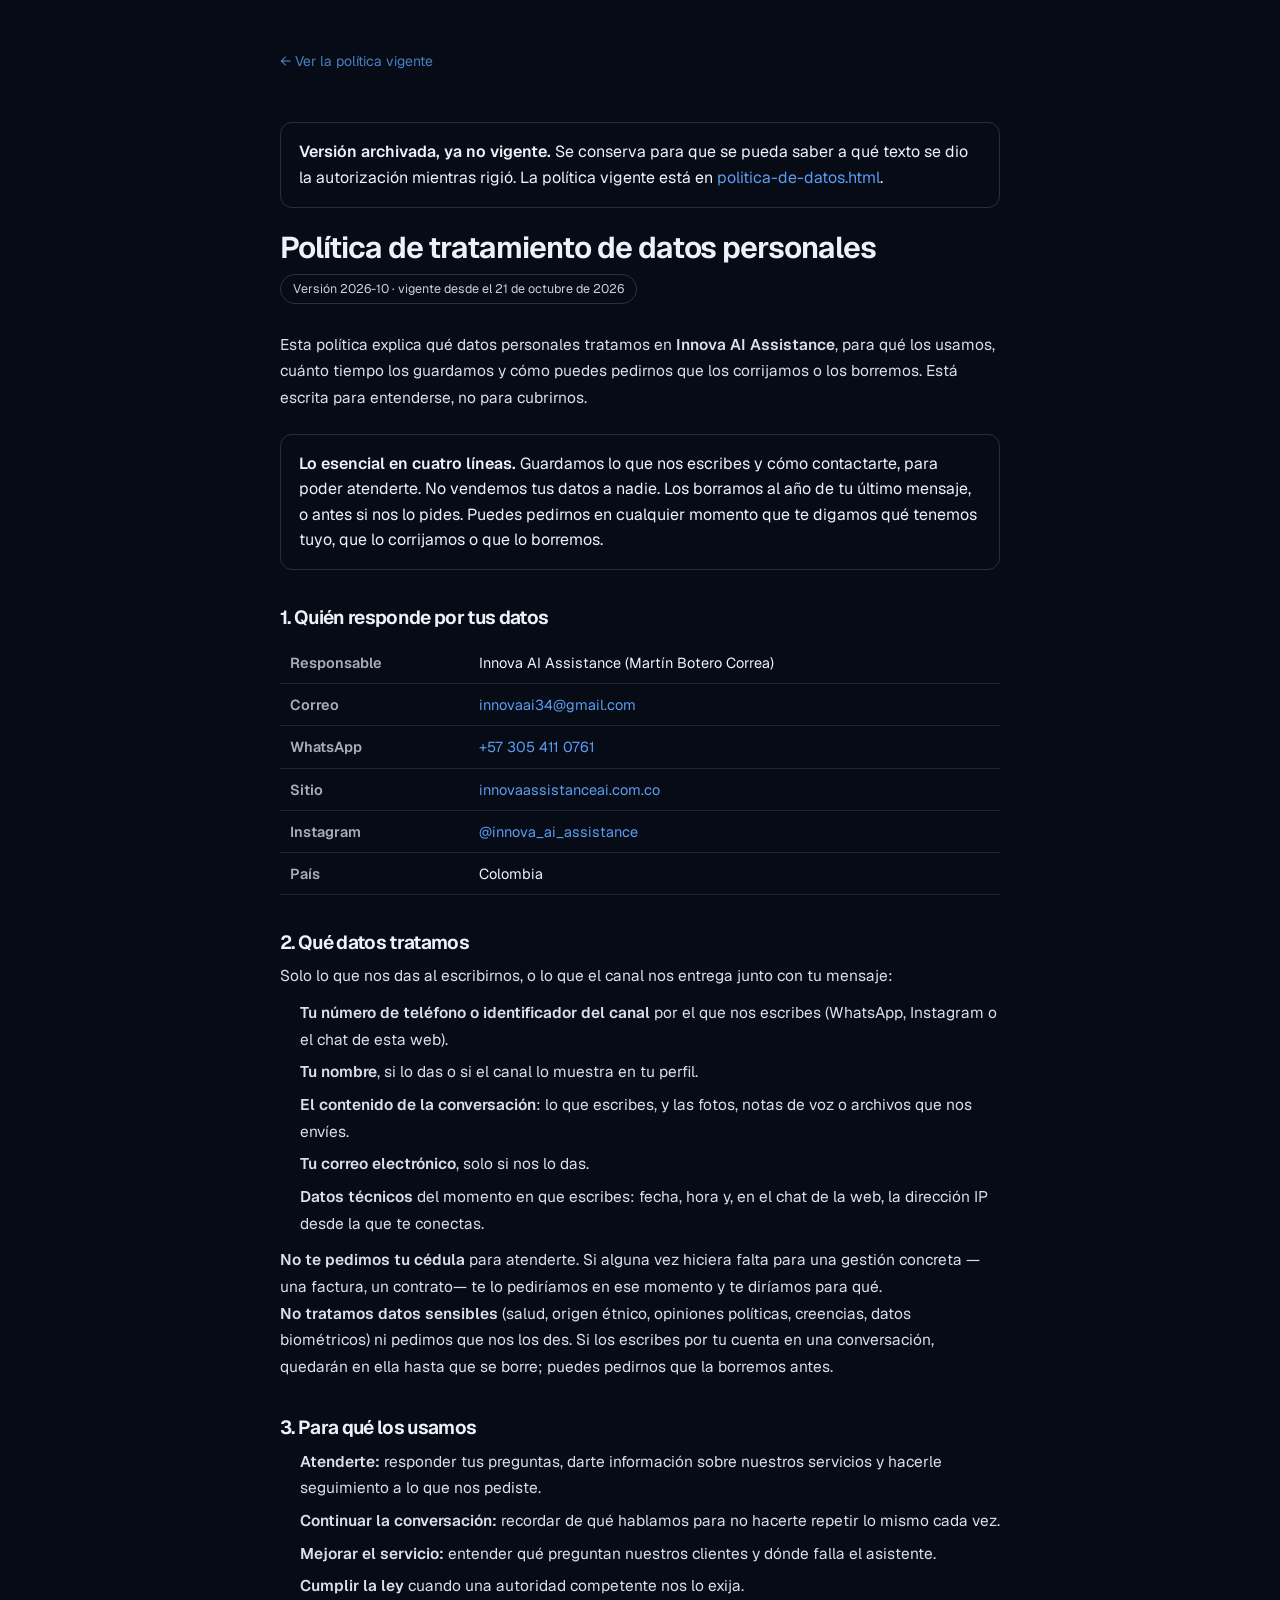
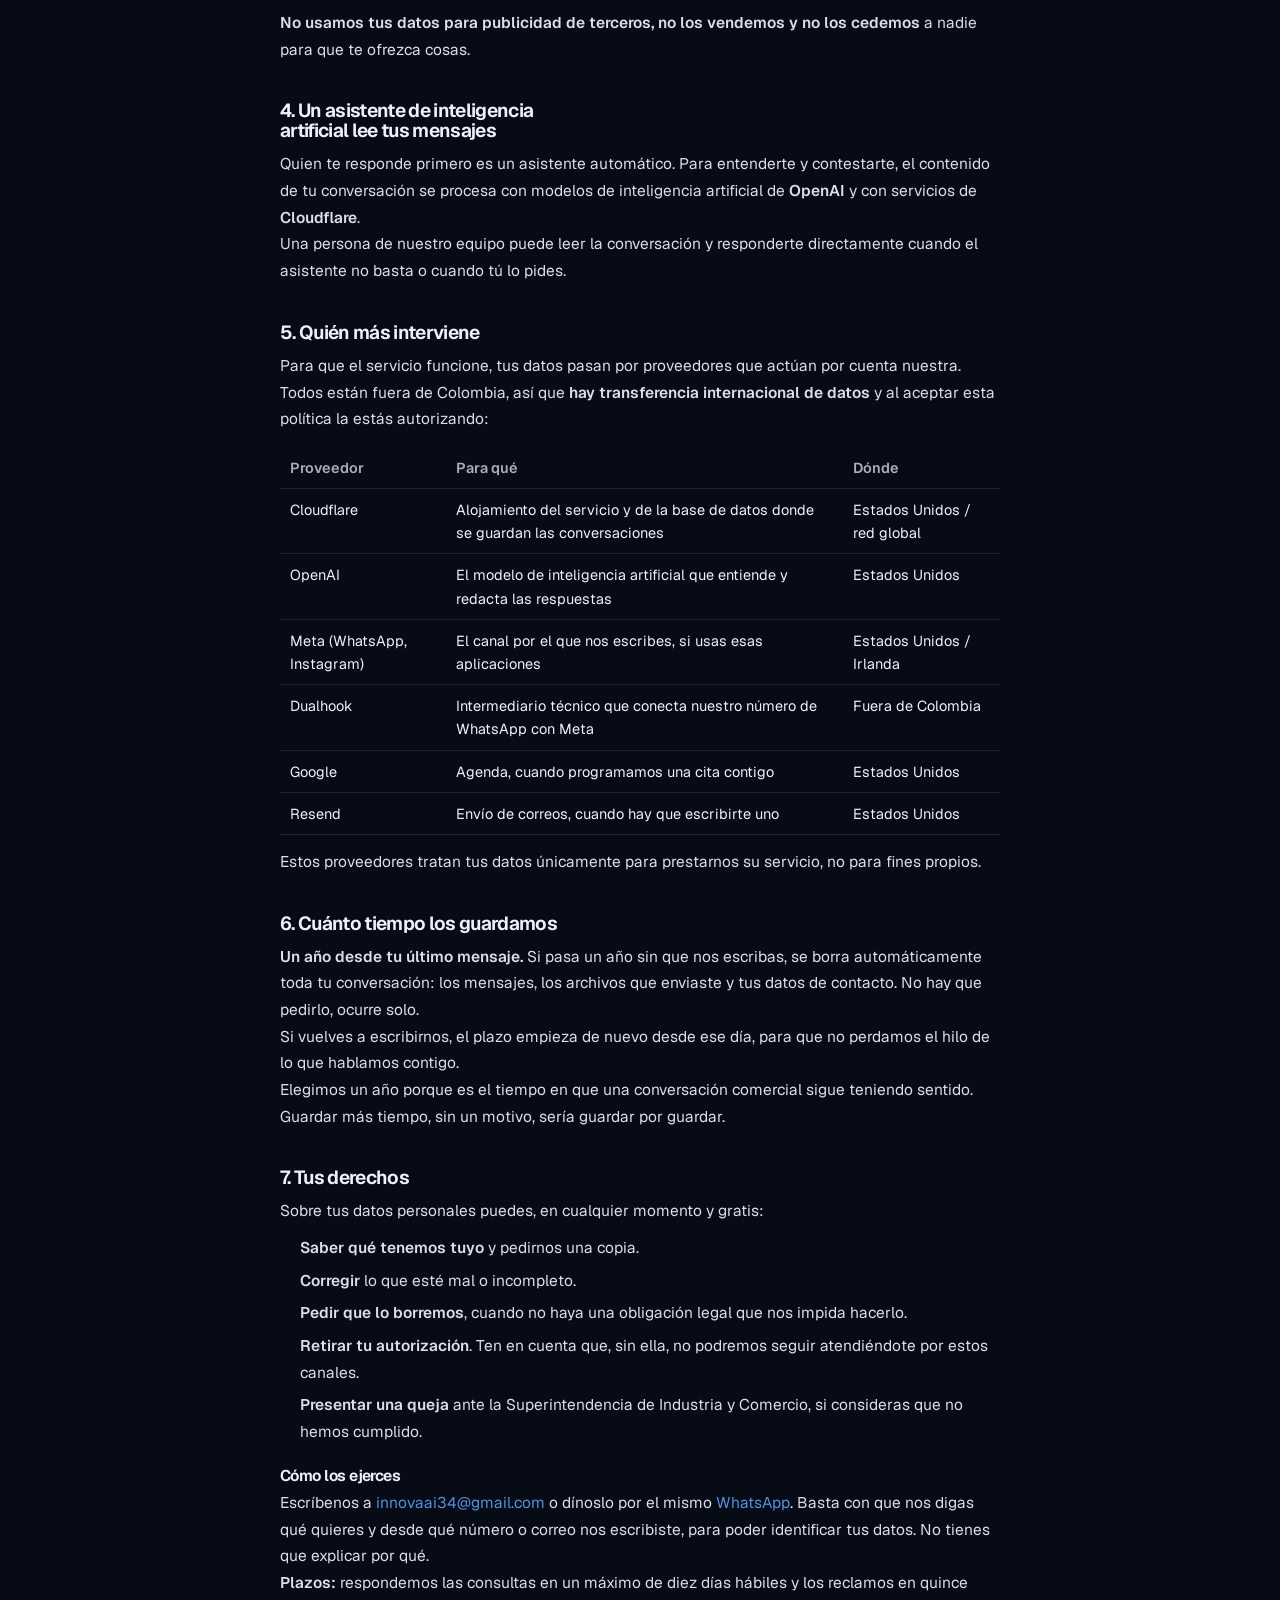
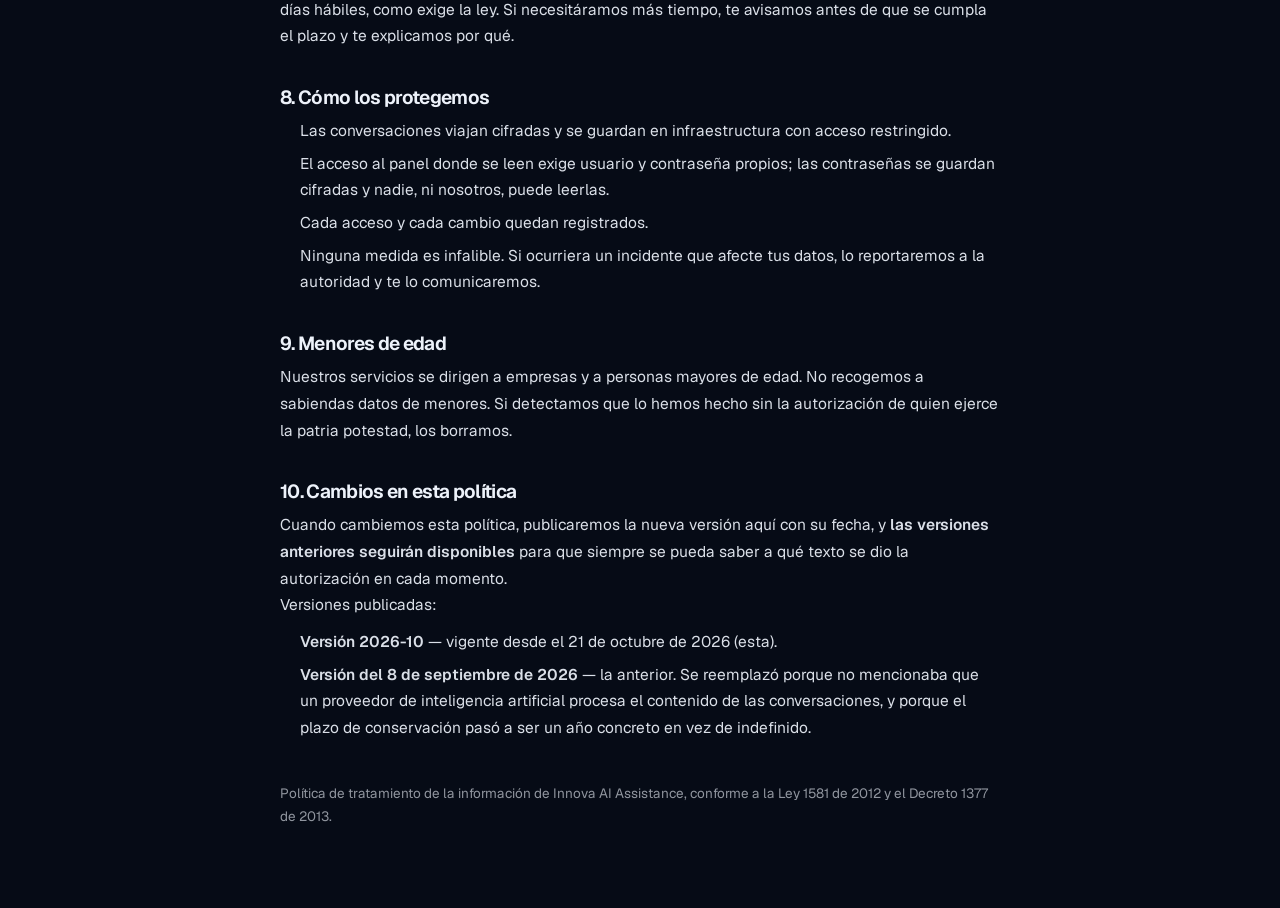
<file: politica-de-datos-2026-10.html>
<!DOCTYPE html>
<html lang="es">
<head>
<meta charset="UTF-8">
<meta name="viewport" content="width=device-width, initial-scale=1.0">
<title>Política de tratamiento de datos personales | Innova AI Assistance</title>
<meta name="description" content="Qué datos personales tratamos en Innova AI Assistance, para qué, cuánto tiempo los conservamos y cómo puedes pedir que los corrijamos o los borremos.">
<link rel="canonical" href="https://innovaassistanceai.com.co/politica-de-datos-2026-10.html">
<meta name="theme-color" content="#060b16">
<meta name="color-scheme" content="dark">
<meta name="robots" content="noindex,follow">
<link rel="icon" href="assets/img/favicon.png">
<link rel="stylesheet" href="assets/css/site.css">
<style>
  /* La política se lee, no se recorre: una columna estrecha, letra grande y
     aire entre párrafos. Lo contrario de la letra pequeña que nadie lee. */
  .doc{max-width:760px;margin:0 auto;padding:48px 20px 80px;}
  .doc h1{font-size:30px;line-height:1.2;margin:0 0 8px;}
  .doc .version{display:inline-block;border:1px solid rgba(255,255,255,.18);
    border-radius:999px;padding:4px 12px;font-size:12.5px;opacity:.85;margin-bottom:28px;}
  .doc h2{font-size:19px;margin:38px 0 10px;}
  .doc h3{font-size:15.5px;margin:22px 0 6px;}
  .doc p,.doc li{font-size:15.5px;line-height:1.72;opacity:.92;}
  .doc ul{padding-left:20px;margin:10px 0;}
  .doc li{margin:6px 0;}
  .doc table{width:100%;border-collapse:collapse;margin:14px 0;font-size:14.5px;}
  .doc th,.doc td{text-align:left;padding:9px 10px;border-bottom:1px solid rgba(255,255,255,.1);
    vertical-align:top;}
  .doc th{opacity:.7;font-weight:600;}
  .doc a{color:#5b9cf0;}
  .doc .volver{display:inline-block;margin-bottom:28px;font-size:14px;opacity:.8;}
  .doc .caja{border:1px solid rgba(255,255,255,.14);border-radius:12px;padding:16px 18px;margin:22px 0;}
  @media(max-width:600px){.doc{padding:32px 18px 60px}.doc h1{font-size:25px}}
</style>
</head>
<body>
<main class="doc">

<a class="volver" href="politica-de-datos.html">← Ver la política vigente</a>

<div class="caja"><strong>Versión archivada, ya no vigente.</strong> Se conserva para que se pueda saber a qué texto se dio la autorización mientras rigió. La política vigente está en <a href="politica-de-datos.html">politica-de-datos.html</a>.</div>

<h1>Política de tratamiento de datos personales</h1>
<div class="version">Versión 2026-10 · vigente desde el 21 de octubre de 2026</div>

<p>
  Esta política explica qué datos personales tratamos en <strong>Innova AI Assistance</strong>,
  para qué los usamos, cuánto tiempo los guardamos y cómo puedes pedirnos que los corrijamos o
  los borremos. Está escrita para entenderse, no para cubrirnos.
</p>

<div class="caja">
  <strong>Lo esencial en cuatro líneas.</strong> Guardamos lo que nos escribes y cómo
  contactarte, para poder atenderte. No vendemos tus datos a nadie. Los borramos al año de tu
  último mensaje, o antes si nos lo pides. Puedes pedirnos en cualquier momento que te digamos
  qué tenemos tuyo, que lo corrijamos o que lo borremos.
</div>

<h2>1. Quién responde por tus datos</h2>
<table>
  <tr><th>Responsable</th><td>Innova AI Assistance (Martín Botero Correa)</td></tr>
  <tr><th>Correo</th><td><a href="mailto:innovaai34@gmail.com">innovaai34@gmail.com</a></td></tr>
  <tr><th>WhatsApp</th><td><a href="https://wa.me/573054110761">+57 305 411 0761</a></td></tr>
  <tr><th>Sitio</th><td><a href="https://innovaassistanceai.com.co">innovaassistanceai.com.co</a></td></tr>
  <tr><th>Instagram</th><td><a href="https://instagram.com/innova_ai_assistance">@innova_ai_assistance</a></td></tr>
  <tr><th>País</th><td>Colombia</td></tr>
</table>

<h2>2. Qué datos tratamos</h2>
<p>Solo lo que nos das al escribirnos, o lo que el canal nos entrega junto con tu mensaje:</p>
<ul>
  <li><strong>Tu número de teléfono o identificador del canal</strong> por el que nos escribes
      (WhatsApp, Instagram o el chat de esta web).</li>
  <li><strong>Tu nombre</strong>, si lo das o si el canal lo muestra en tu perfil.</li>
  <li><strong>El contenido de la conversación</strong>: lo que escribes, y las fotos, notas de voz
      o archivos que nos envíes.</li>
  <li><strong>Tu correo electrónico</strong>, solo si nos lo das.</li>
  <li><strong>Datos técnicos</strong> del momento en que escribes: fecha, hora y, en el chat de la
      web, la dirección IP desde la que te conectas.</li>
</ul>
<p>
  <strong>No te pedimos tu cédula</strong> para atenderte. Si alguna vez hiciera falta para una
  gestión concreta —una factura, un contrato— te lo pediríamos en ese momento y te diríamos para
  qué.
</p>
<p>
  <strong>No tratamos datos sensibles</strong> (salud, origen étnico, opiniones políticas,
  creencias, datos biométricos) ni pedimos que nos los des. Si los escribes por tu cuenta en una
  conversación, quedarán en ella hasta que se borre; puedes pedirnos que la borremos antes.
</p>

<h2>3. Para qué los usamos</h2>
<ul>
  <li><strong>Atenderte:</strong> responder tus preguntas, darte información sobre nuestros
      servicios y hacerle seguimiento a lo que nos pediste.</li>
  <li><strong>Continuar la conversación:</strong> recordar de qué hablamos para no hacerte repetir
      lo mismo cada vez.</li>
  <li><strong>Mejorar el servicio:</strong> entender qué preguntan nuestros clientes y dónde falla
      el asistente.</li>
  <li><strong>Cumplir la ley</strong> cuando una autoridad competente nos lo exija.</li>
</ul>
<p>
  <strong>No usamos tus datos para publicidad de terceros, no los vendemos y no los cedemos</strong>
  a nadie para que te ofrezca cosas.
</p>

<h2>4. Un asistente de inteligencia artificial lee tus mensajes</h2>
<p>
  Quien te responde primero es un asistente automático. Para entenderte y contestarte, el
  contenido de tu conversación se procesa con modelos de inteligencia artificial de
  <strong>OpenAI</strong> y con servicios de <strong>Cloudflare</strong>.
</p>
<p>
  Una persona de nuestro equipo puede leer la conversación y responderte directamente cuando el
  asistente no basta o cuando tú lo pides.
</p>

<h2>5. Quién más interviene</h2>
<p>
  Para que el servicio funcione, tus datos pasan por proveedores que actúan por cuenta nuestra.
  Todos están fuera de Colombia, así que <strong>hay transferencia internacional de datos</strong>
  y al aceptar esta política la estás autorizando:
</p>
<table>
  <tr><th>Proveedor</th><th>Para qué</th><th>Dónde</th></tr>
  <tr><td>Cloudflare</td><td>Alojamiento del servicio y de la base de datos donde se guardan las conversaciones</td><td>Estados Unidos / red global</td></tr>
  <tr><td>OpenAI</td><td>El modelo de inteligencia artificial que entiende y redacta las respuestas</td><td>Estados Unidos</td></tr>
  <tr><td>Meta (WhatsApp, Instagram)</td><td>El canal por el que nos escribes, si usas esas aplicaciones</td><td>Estados Unidos / Irlanda</td></tr>
  <tr><td>Dualhook</td><td>Intermediario técnico que conecta nuestro número de WhatsApp con Meta</td><td>Fuera de Colombia</td></tr>
  <tr><td>Google</td><td>Agenda, cuando programamos una cita contigo</td><td>Estados Unidos</td></tr>
  <tr><td>Resend</td><td>Envío de correos, cuando hay que escribirte uno</td><td>Estados Unidos</td></tr>
</table>
<p>
  Estos proveedores tratan tus datos únicamente para prestarnos su servicio, no para fines
  propios.
</p>

<h2>6. Cuánto tiempo los guardamos</h2>
<p>
  <strong>Un año desde tu último mensaje.</strong> Si pasa un año sin que nos escribas, se borra
  automáticamente toda tu conversación: los mensajes, los archivos que enviaste y tus datos de
  contacto. No hay que pedirlo, ocurre solo.
</p>
<p>
  Si vuelves a escribirnos, el plazo empieza de nuevo desde ese día, para que no perdamos el hilo
  de lo que hablamos contigo.
</p>
<p>
  Elegimos un año porque es el tiempo en que una conversación comercial sigue teniendo sentido.
  Guardar más tiempo, sin un motivo, sería guardar por guardar.
</p>

<h2>7. Tus derechos</h2>
<p>Sobre tus datos personales puedes, en cualquier momento y gratis:</p>
<ul>
  <li><strong>Saber qué tenemos tuyo</strong> y pedirnos una copia.</li>
  <li><strong>Corregir</strong> lo que esté mal o incompleto.</li>
  <li><strong>Pedir que lo borremos</strong>, cuando no haya una obligación legal que nos impida
      hacerlo.</li>
  <li><strong>Retirar tu autorización</strong>. Ten en cuenta que, sin ella, no podremos seguir
      atendiéndote por estos canales.</li>
  <li><strong>Presentar una queja</strong> ante la Superintendencia de Industria y Comercio, si
      consideras que no hemos cumplido.</li>
</ul>

<h3>Cómo los ejerces</h3>
<p>
  Escríbenos a <a href="mailto:innovaai34@gmail.com">innovaai34@gmail.com</a> o dínoslo por el
  mismo <a href="https://wa.me/573054110761">WhatsApp</a>. Basta con que nos digas qué quieres y
  desde qué número o correo nos escribiste, para poder identificar tus datos. No tienes que
  explicar por qué.
</p>
<p>
  <strong>Plazos:</strong> respondemos las consultas en un máximo de diez días hábiles y los
  reclamos en quince días hábiles, como exige la ley. Si necesitáramos más tiempo, te avisamos
  antes de que se cumpla el plazo y te explicamos por qué.
</p>

<h2>8. Cómo los protegemos</h2>
<ul>
  <li>Las conversaciones viajan cifradas y se guardan en infraestructura con acceso restringido.</li>
  <li>El acceso al panel donde se leen exige usuario y contraseña propios; las contraseñas se
      guardan cifradas y nadie, ni nosotros, puede leerlas.</li>
  <li>Cada acceso y cada cambio quedan registrados.</li>
  <li>Ninguna medida es infalible. Si ocurriera un incidente que afecte tus datos, lo reportaremos
      a la autoridad y te lo comunicaremos.</li>
</ul>

<h2>9. Menores de edad</h2>
<p>
  Nuestros servicios se dirigen a empresas y a personas mayores de edad. No recogemos a sabiendas
  datos de menores. Si detectamos que lo hemos hecho sin la autorización de quien ejerce la patria
  potestad, los borramos.
</p>

<h2>10. Cambios en esta política</h2>
<p>
  Cuando cambiemos esta política, publicaremos la nueva versión aquí con su fecha, y
  <strong>las versiones anteriores seguirán disponibles</strong> para que siempre se pueda saber a
  qué texto se dio la autorización en cada momento.
</p>
<p>Versiones publicadas:</p>
<ul>
  <li><strong>Versión 2026-10</strong> — vigente desde el 21 de octubre de 2026 (esta).</li>
  <li><strong>Versión del 8 de septiembre de 2026</strong> — la anterior. Se reemplazó porque no
      mencionaba que un proveedor de inteligencia artificial procesa el contenido de las
      conversaciones, y porque el plazo de conservación pasó a ser un año concreto en vez de
      indefinido.</li>
</ul>

<p style="margin-top:40px;opacity:.6;font-size:13.5px">
  Política de tratamiento de la información de Innova AI Assistance, conforme a la Ley 1581 de 2012
  y el Decreto 1377 de 2013.
</p>

</main>
</body>
</html>
</file>
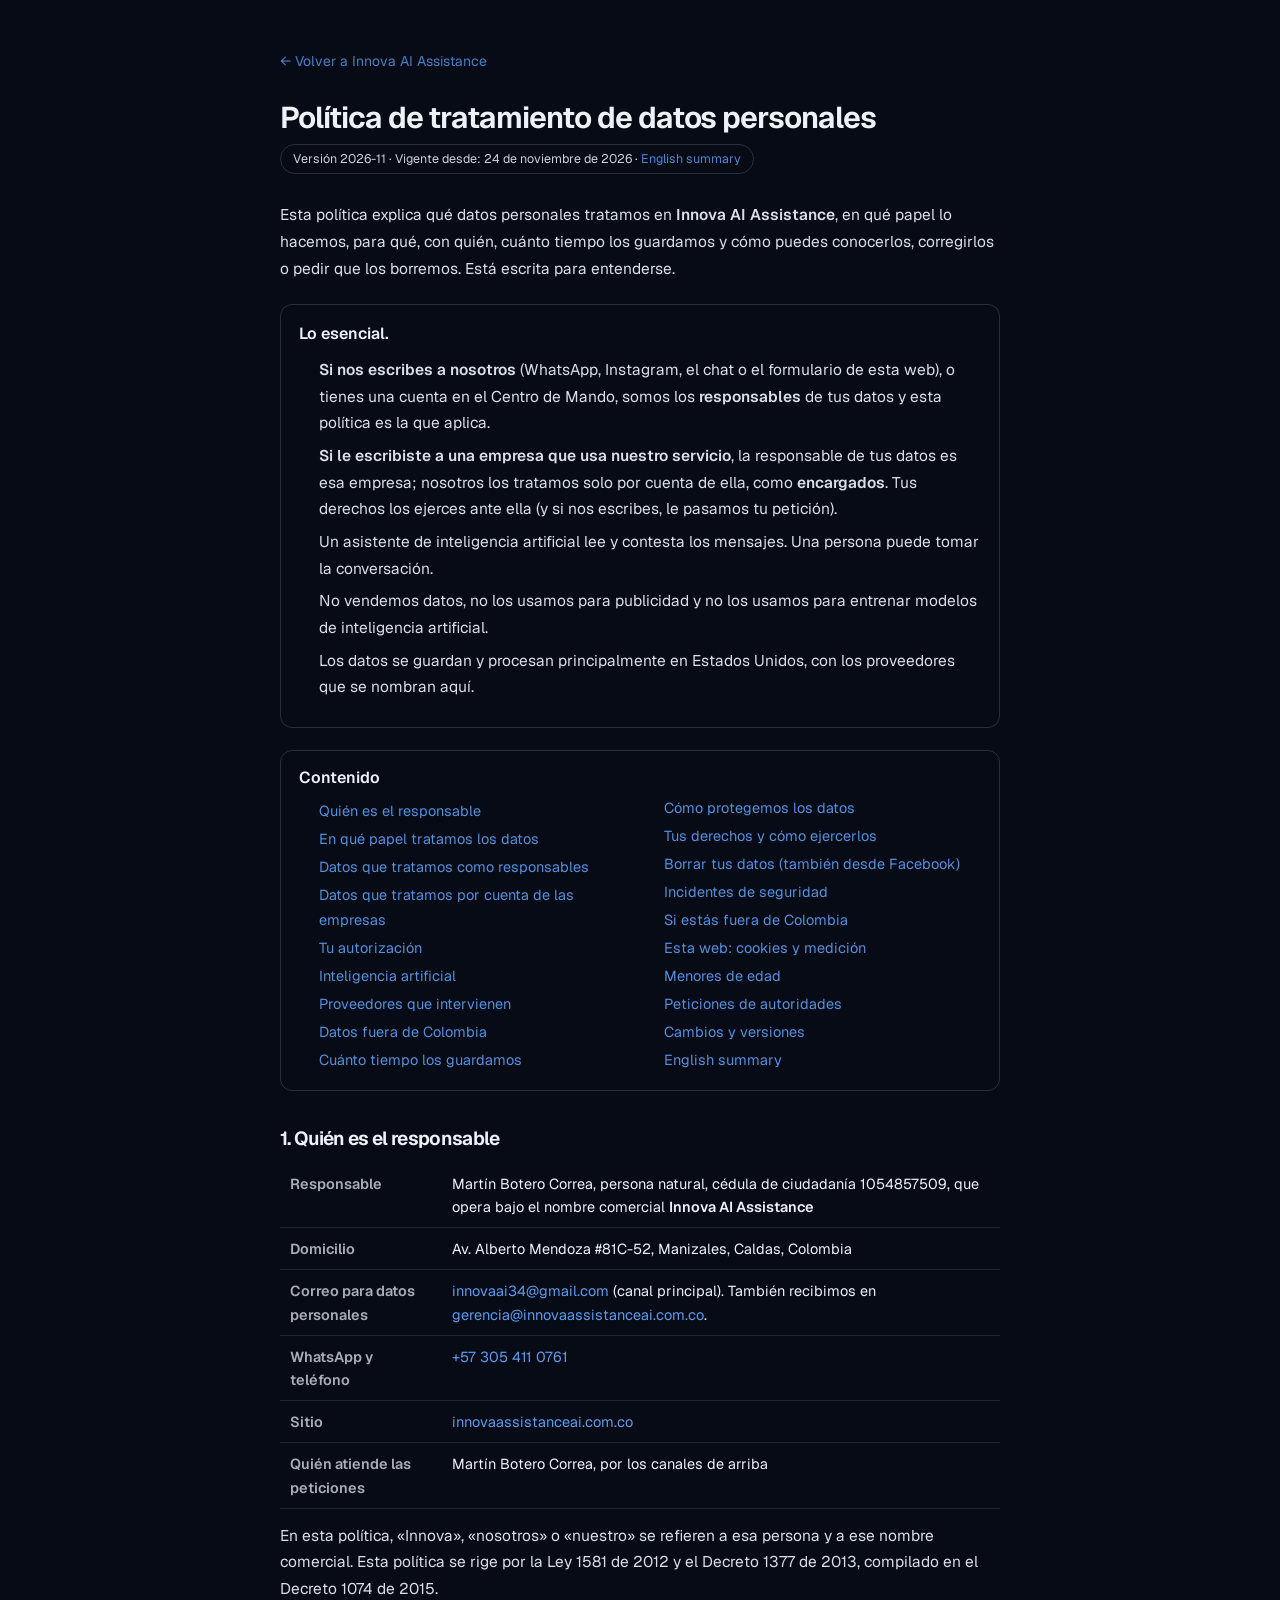
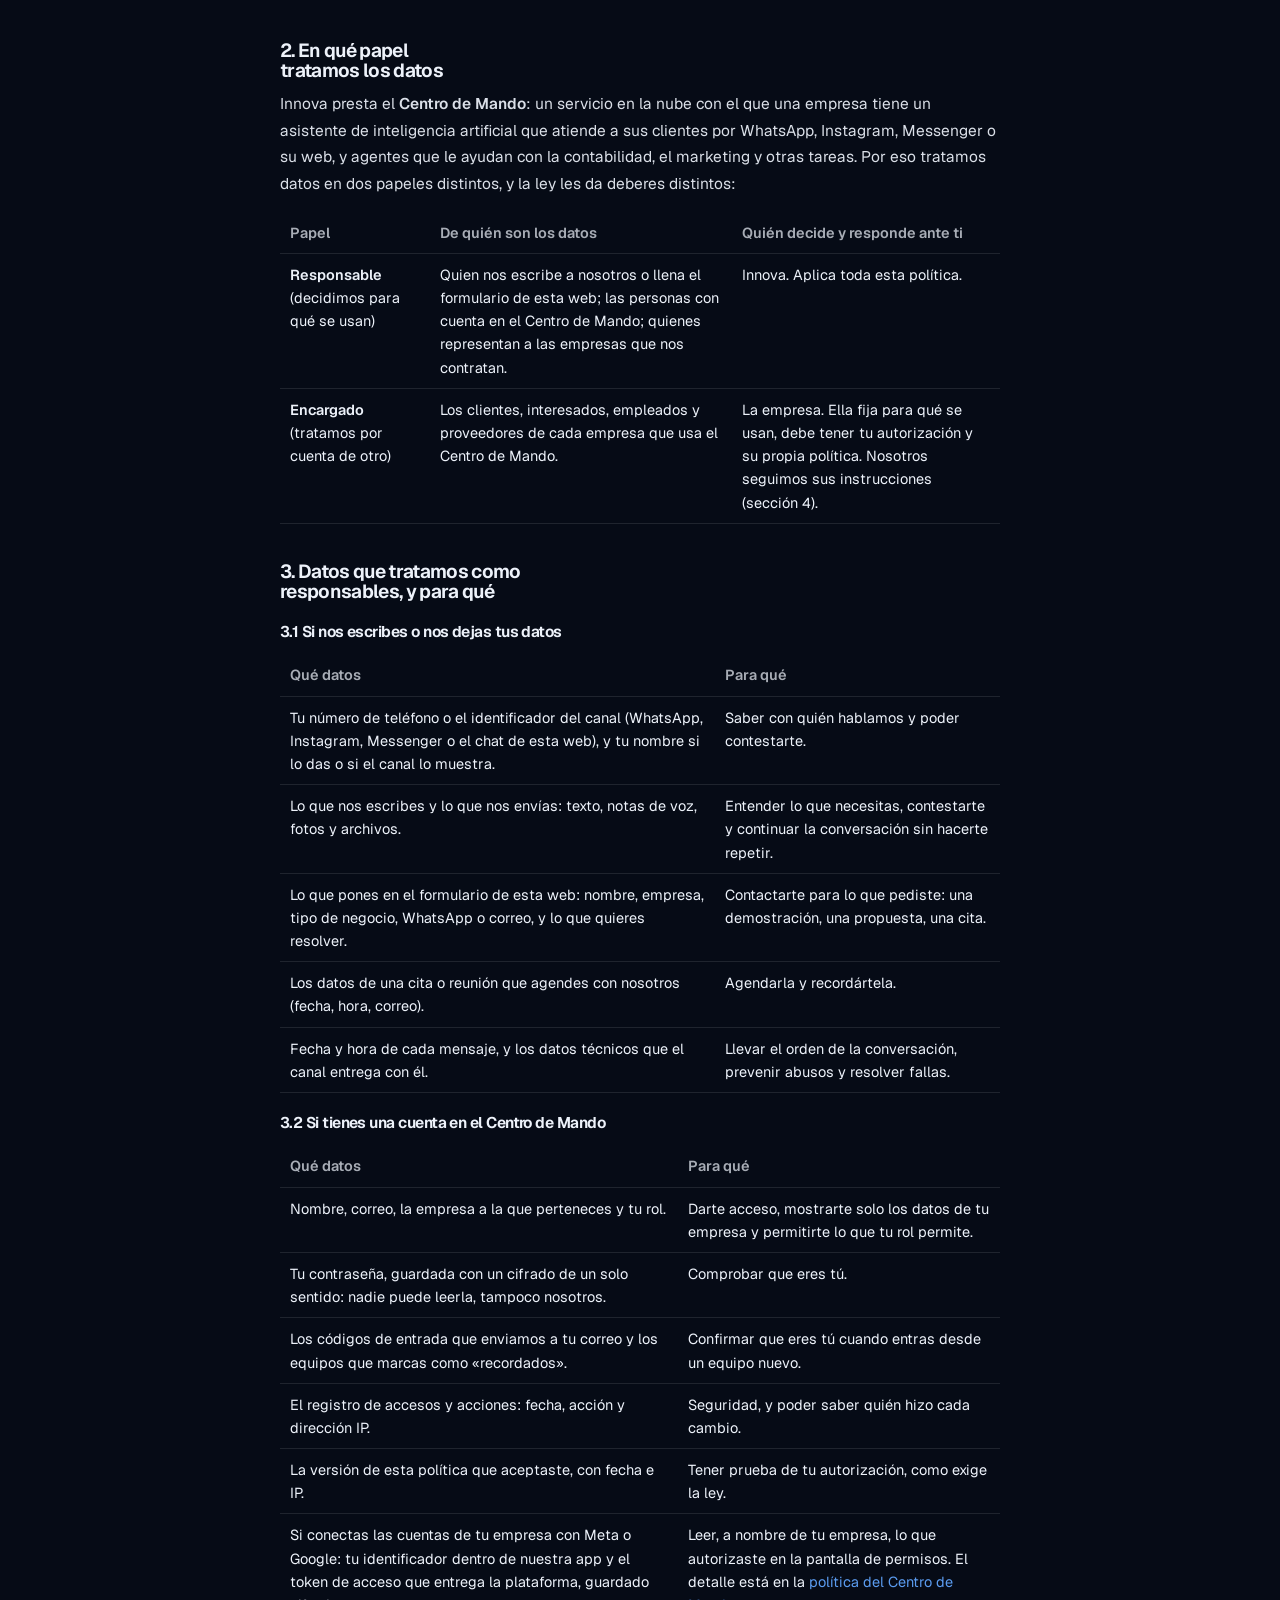
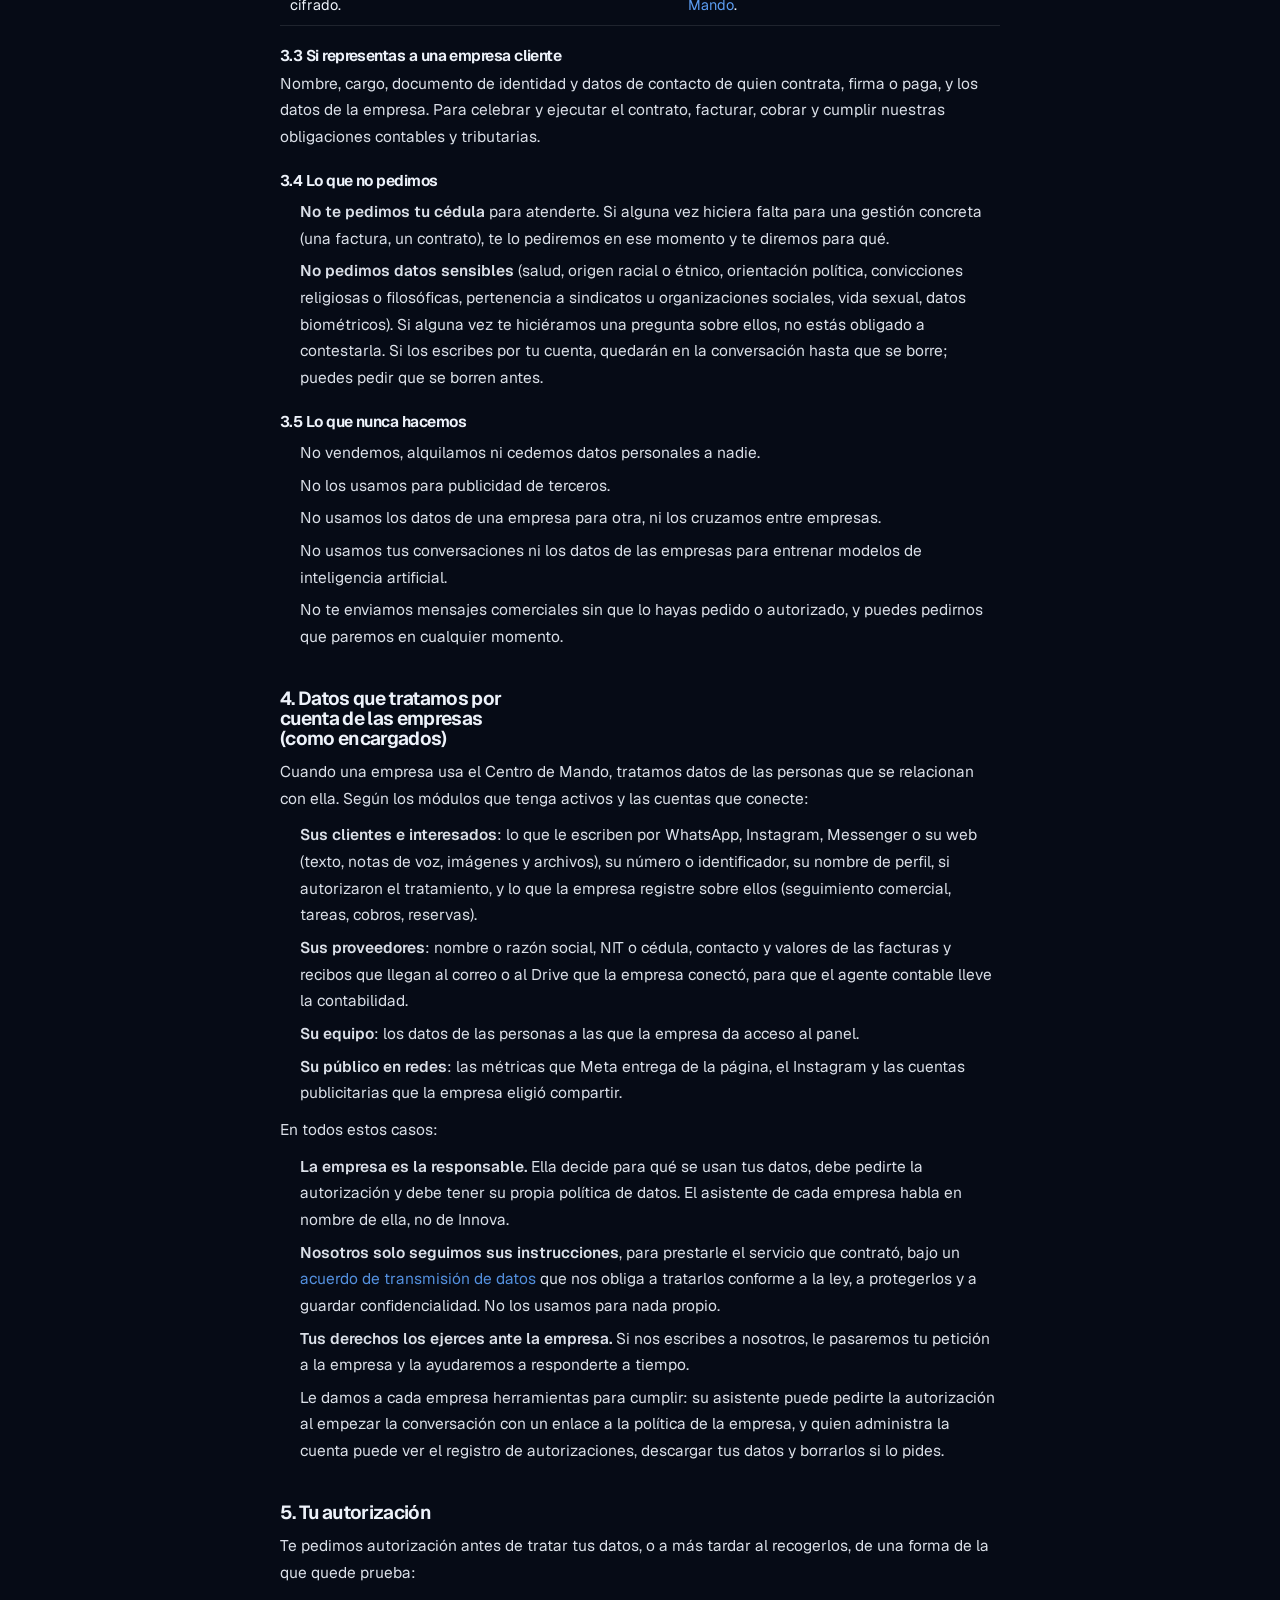
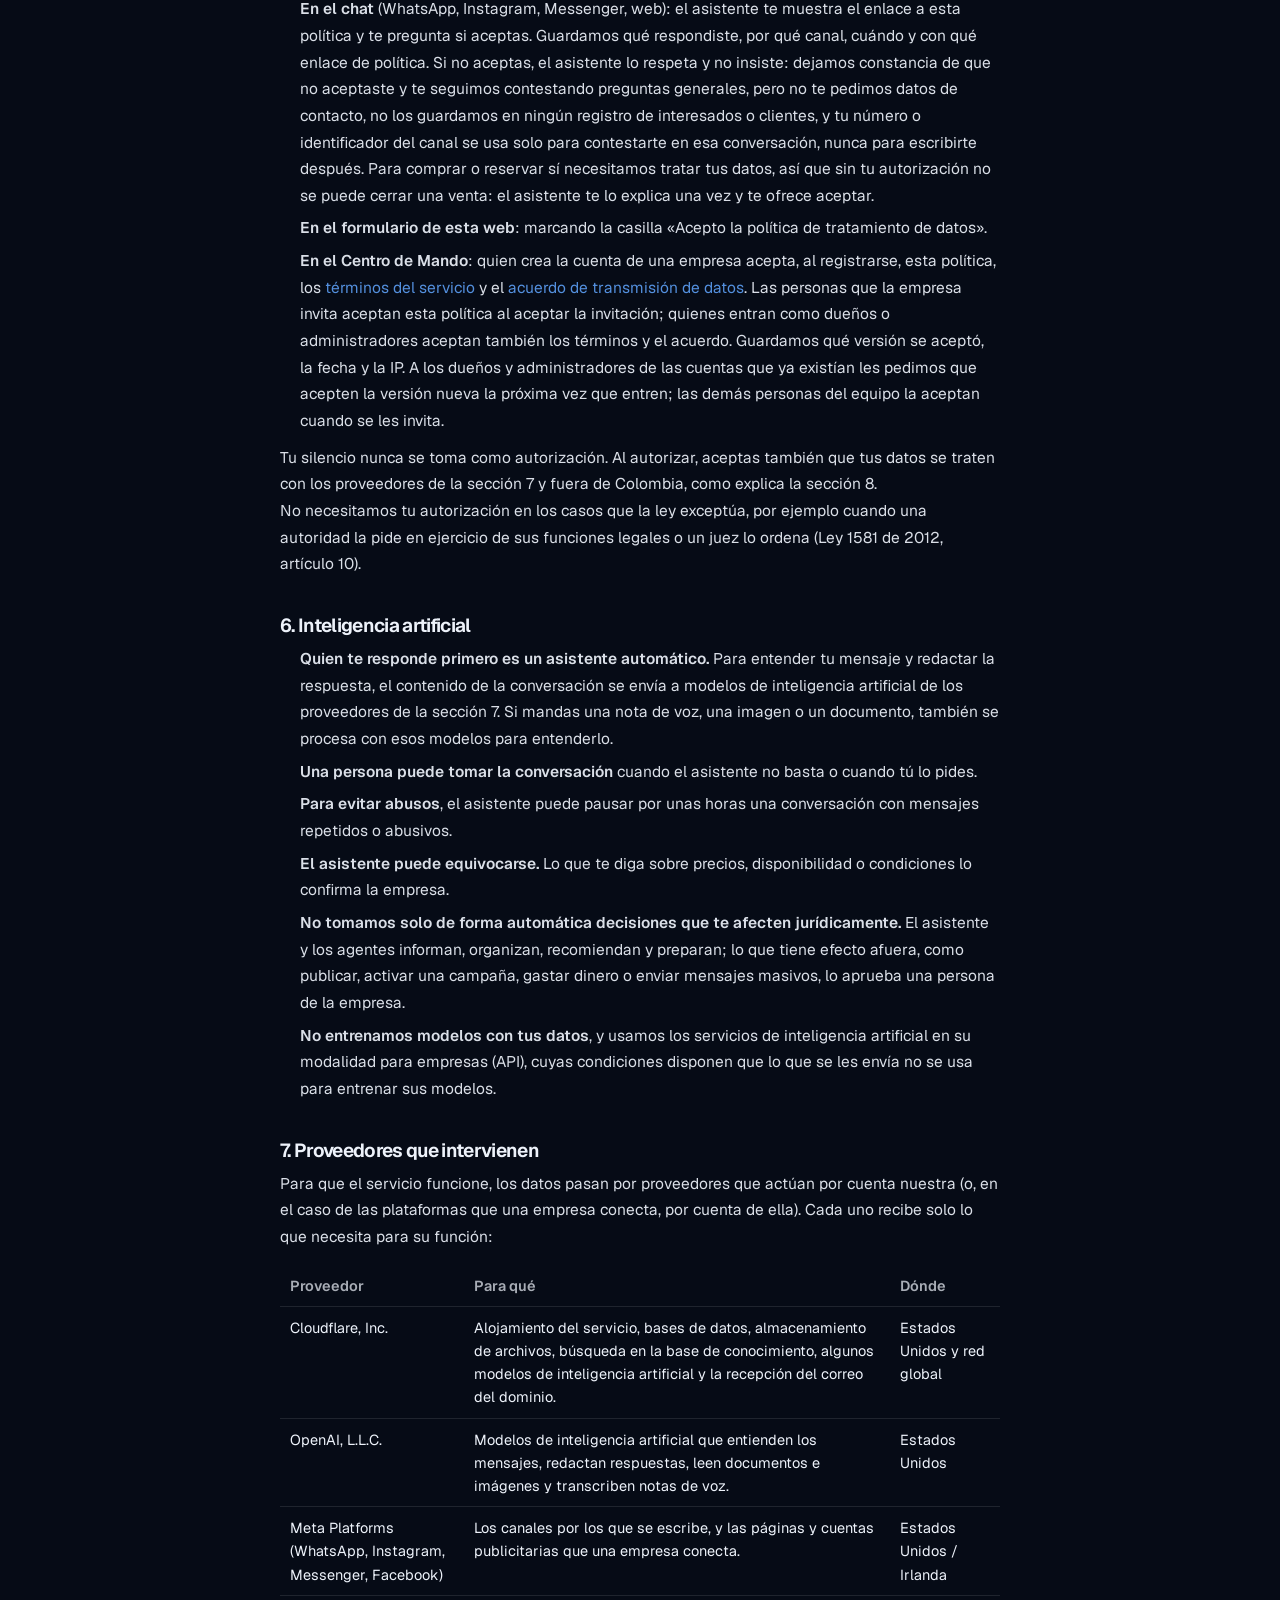
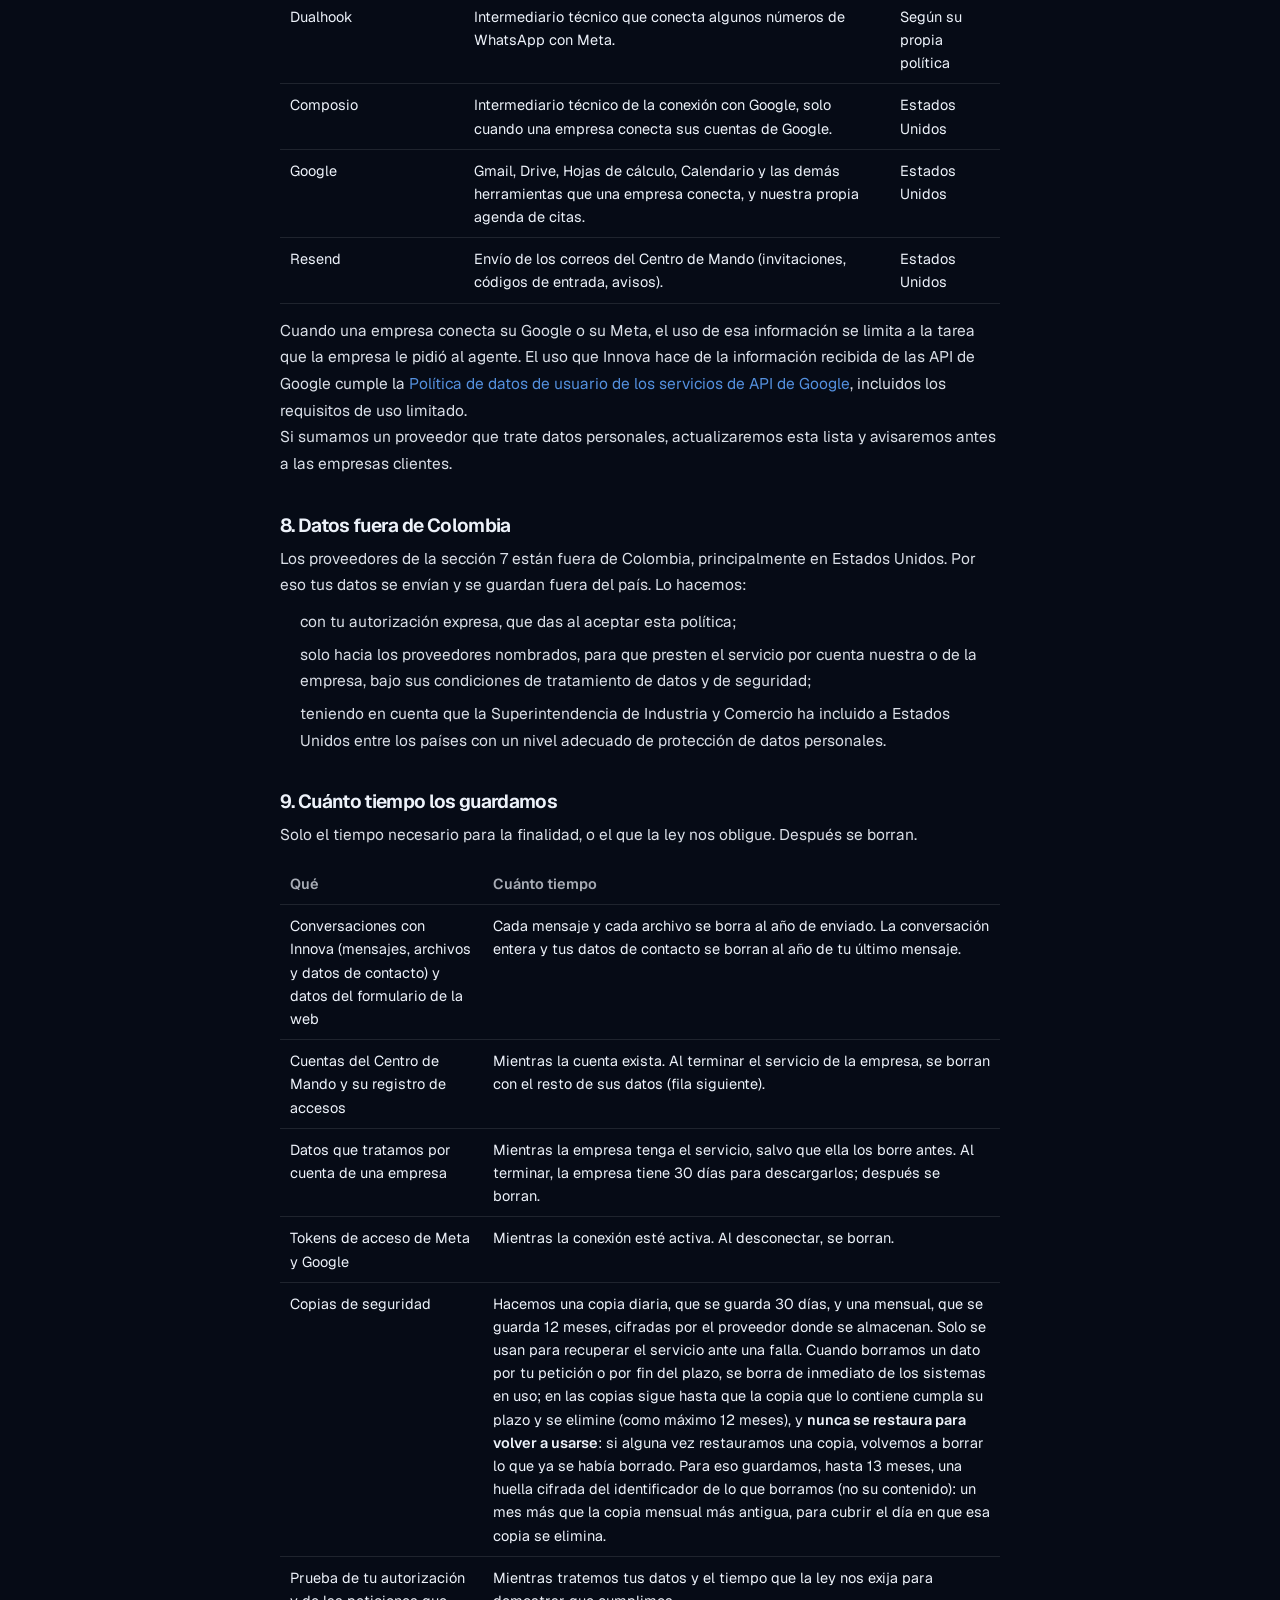
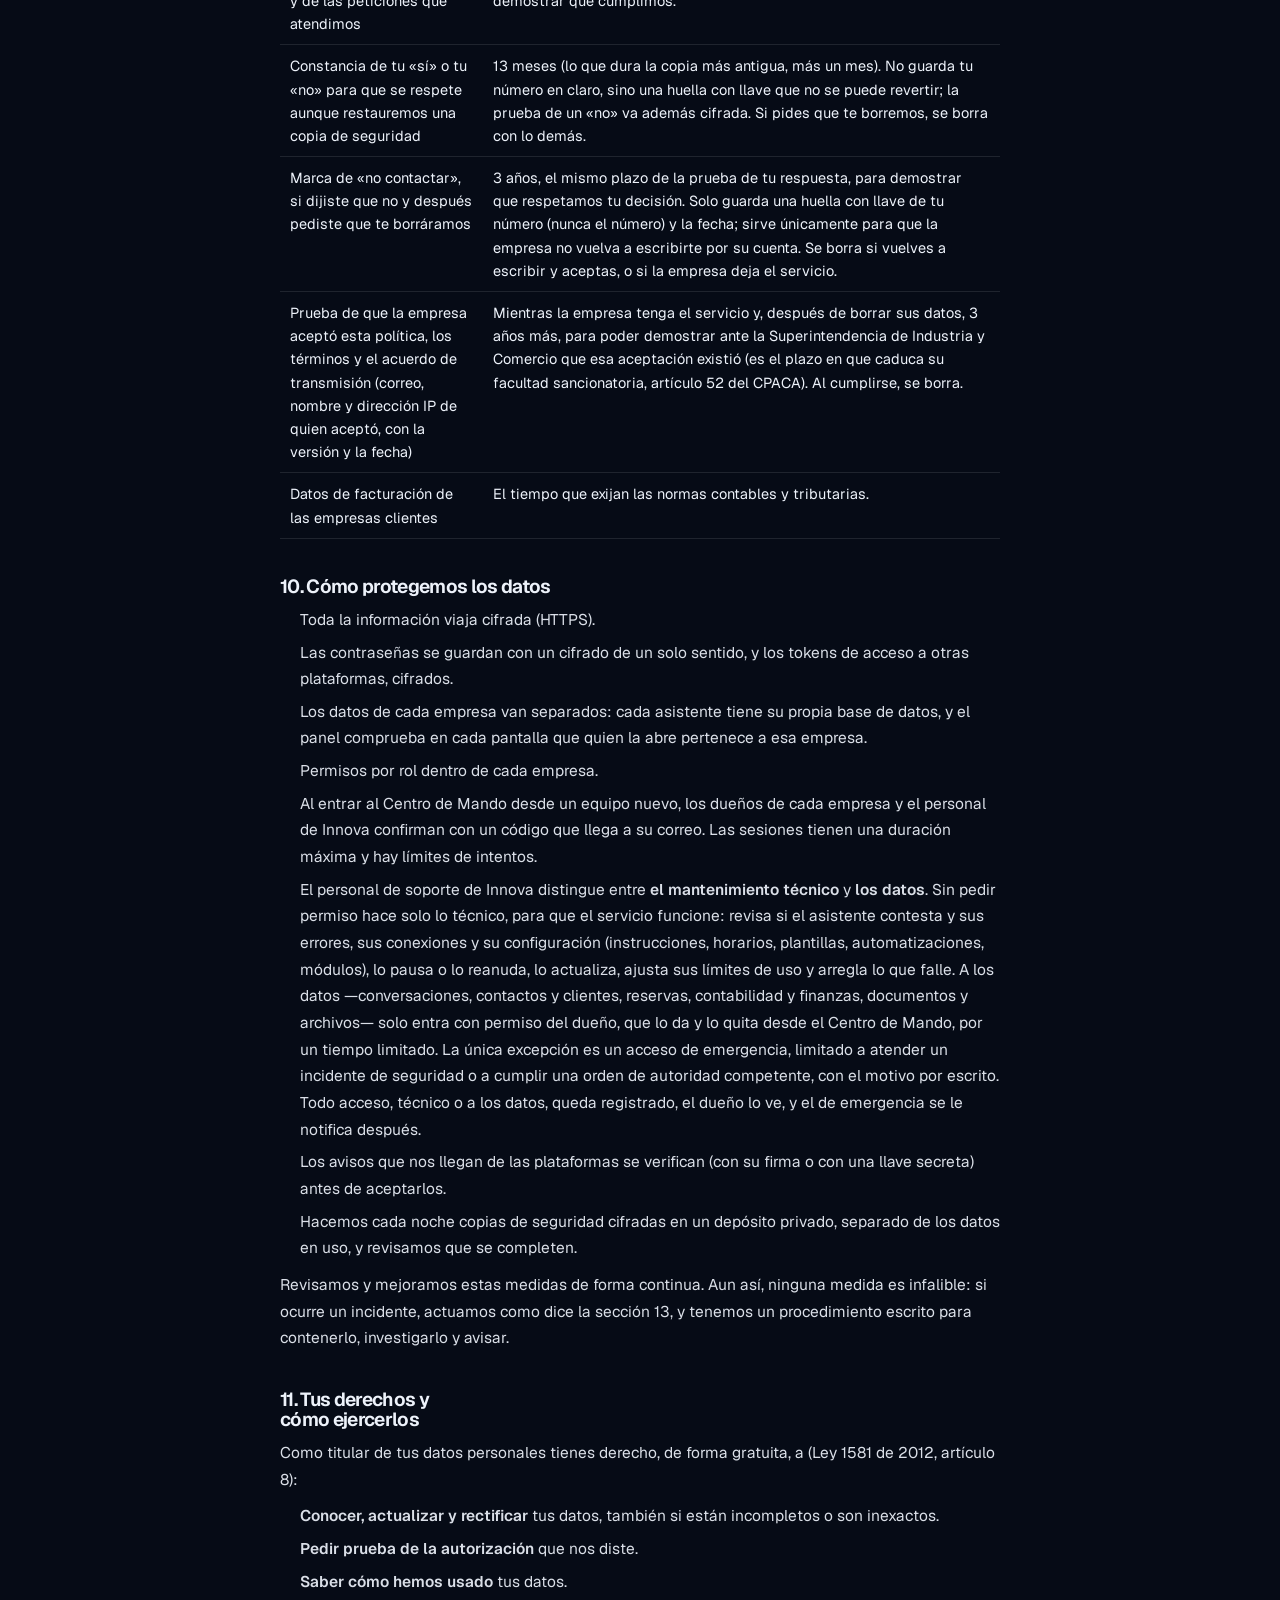
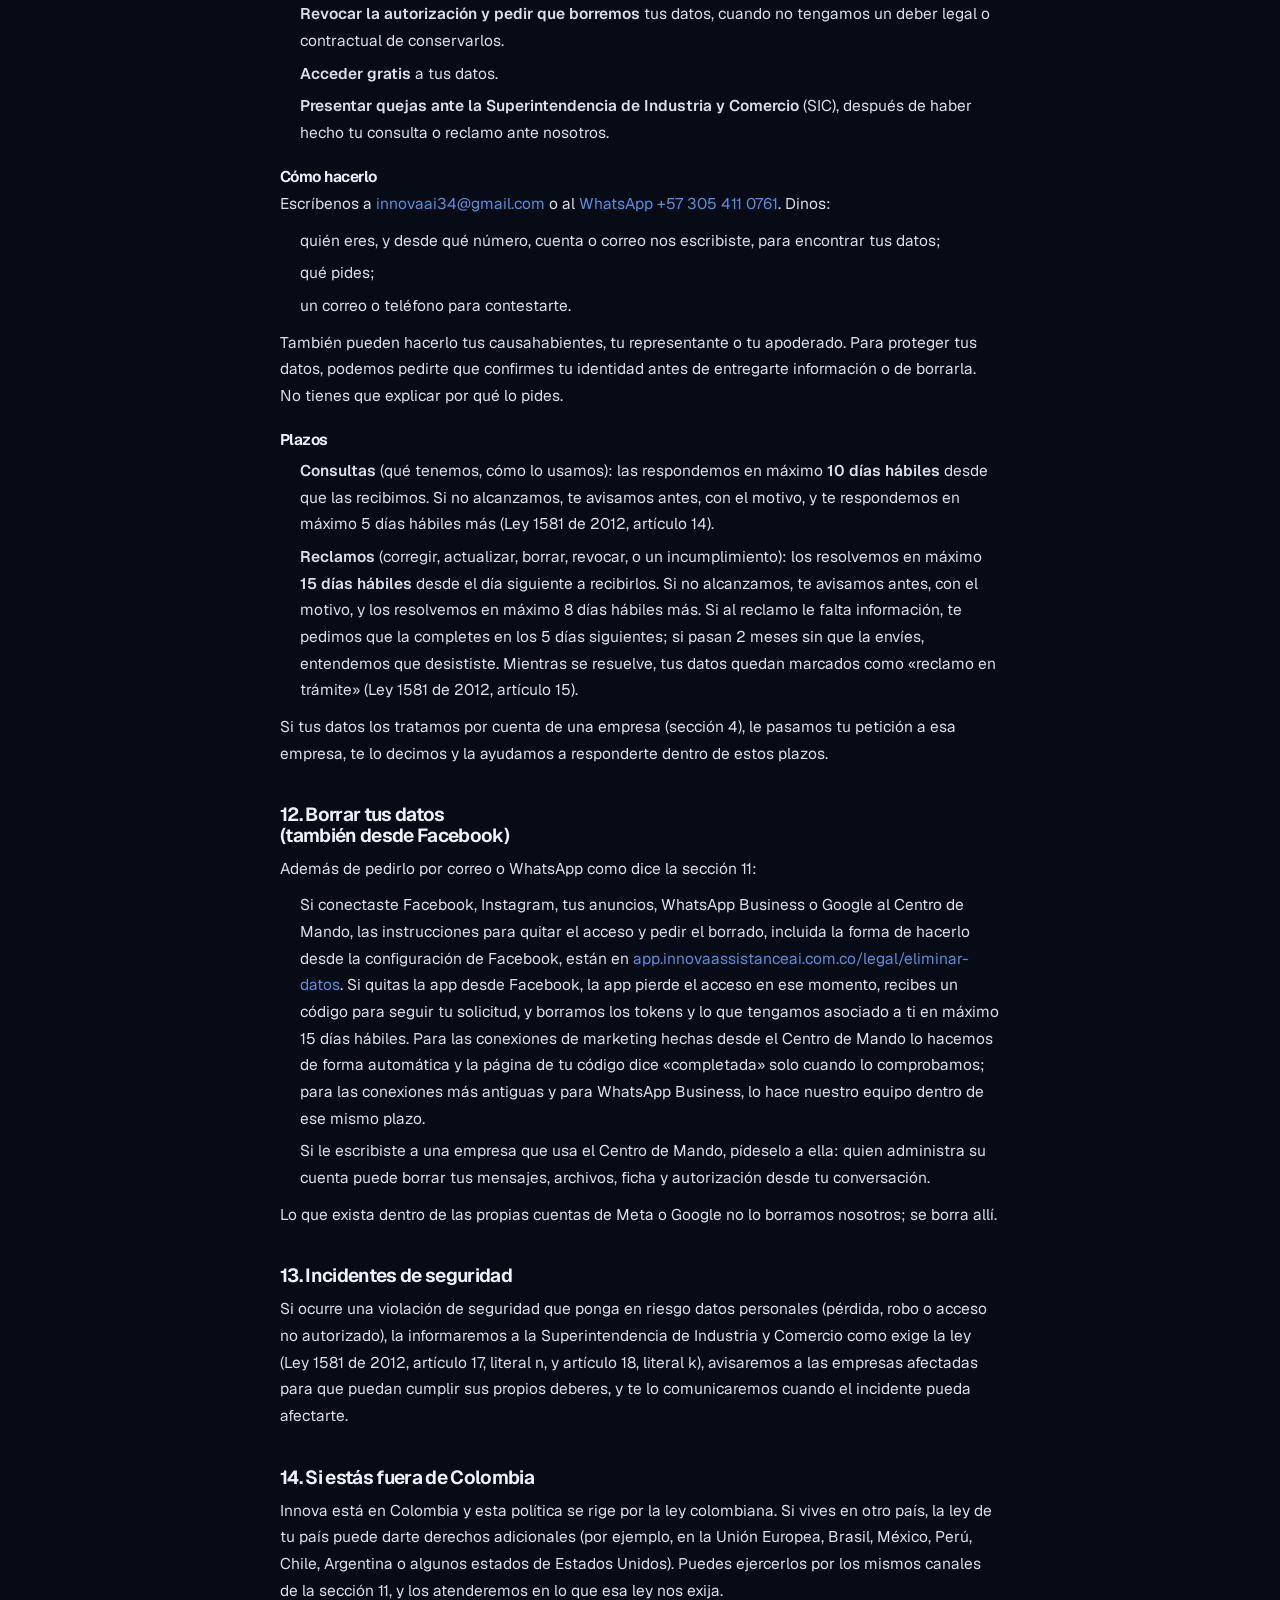
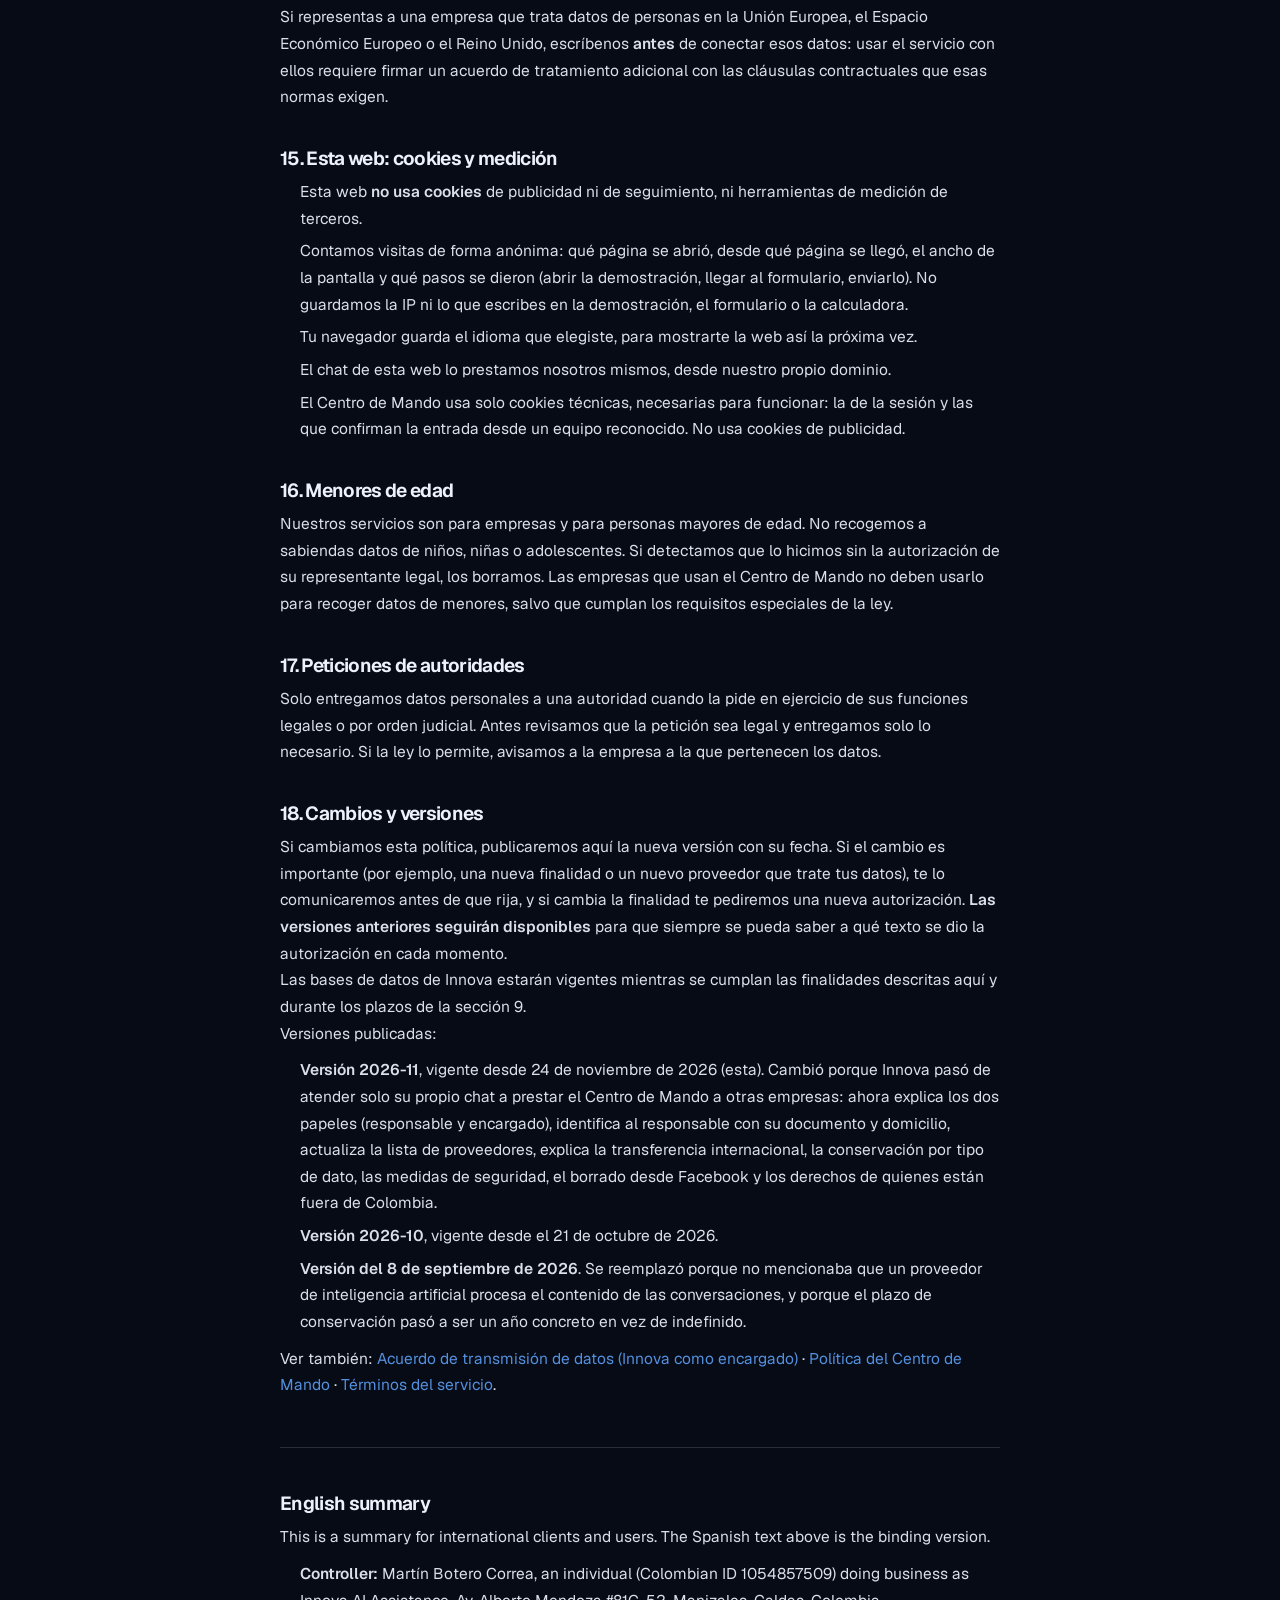
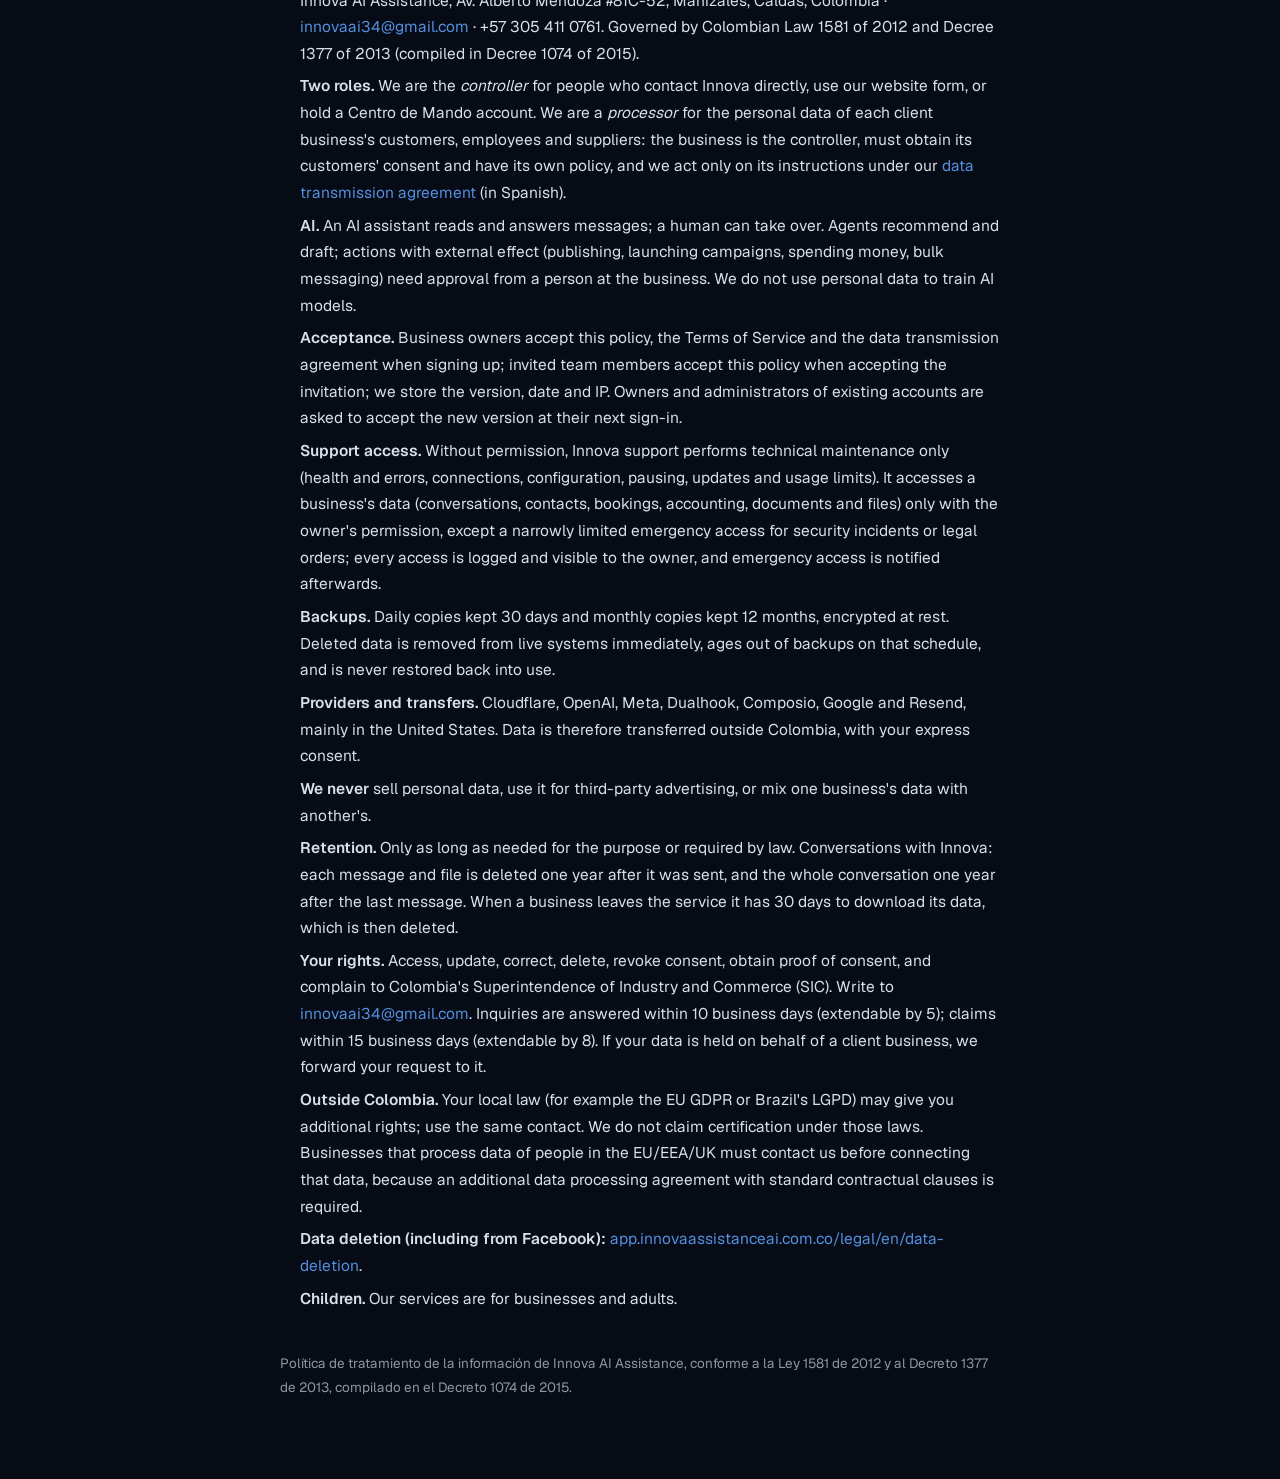
<file: politica-de-datos.html>
<!DOCTYPE html>
<html lang="es">
<head>
<meta charset="UTF-8">
<meta name="viewport" content="width=device-width, initial-scale=1.0">
<title>Política de tratamiento de datos personales | Innova AI Assistance</title>
<meta name="description" content="Qué datos personales trata Innova AI Assistance, en qué papel, para qué, con qué proveedores, cuánto tiempo los conserva y cómo puedes conocerlos, corregirlos o pedir que se borren.">
<link rel="canonical" href="https://innovaassistanceai.com.co/politica-de-datos.html">
<meta name="theme-color" content="#060b16">
<meta name="color-scheme" content="dark">
<meta name="robots" content="index,follow">
<link rel="icon" href="assets/img/favicon.png">
<link rel="stylesheet" href="assets/css/site.css">
<style>
  /* La política se lee, no se recorre: una columna estrecha, letra grande y
     aire entre párrafos. Lo contrario de la letra pequeña que nadie lee. */
  .doc{max-width:760px;margin:0 auto;padding:48px 20px 80px;}
  .doc h1{font-size:30px;line-height:1.2;margin:0 0 8px;}
  .doc .version{display:inline-block;border:1px solid rgba(255,255,255,.18);
    border-radius:999px;padding:4px 12px;font-size:12.5px;opacity:.85;margin-bottom:28px;}
  .doc h2{font-size:19px;margin:38px 0 10px;}
  .doc h3{font-size:15.5px;margin:22px 0 6px;}
  .doc p,.doc li{font-size:15.5px;line-height:1.72;opacity:.92;}
  .doc ul,.doc ol{padding-left:20px;margin:10px 0;}
  .doc li{margin:6px 0;}
  .doc table{width:100%;border-collapse:collapse;margin:14px 0;font-size:14.5px;}
  .doc th,.doc td{text-align:left;padding:9px 10px;border-bottom:1px solid rgba(255,255,255,.1);
    vertical-align:top;}
  .doc th{opacity:.7;font-weight:600;}
  .doc a{color:#5b9cf0;}
  .doc .volver{display:inline-block;margin-bottom:28px;font-size:14px;opacity:.8;}
  .doc .caja{border:1px solid rgba(255,255,255,.14);border-radius:12px;padding:16px 18px;margin:22px 0;}
  .doc .indice{border:1px solid rgba(255,255,255,.14);border-radius:12px;padding:14px 18px;margin:22px 0;}
  .doc .indice ol{margin:6px 0 0;columns:2;column-gap:28px;}
  .doc .indice li{font-size:14.5px;margin:3px 0;break-inside:avoid;}
  .doc .en{border-top:1px solid rgba(255,255,255,.14);margin-top:48px;padding-top:8px;}
  @media(max-width:600px){.doc{padding:32px 18px 60px}.doc h1{font-size:25px}.doc .indice ol{columns:1}
    .doc table{display:block;overflow-x:auto}}
</style>
</head>
<body>
<main class="doc">

<a class="volver" href="/">← Volver a Innova AI Assistance</a>

<h1>Política de tratamiento de datos personales</h1>
<div class="version">Versión 2026-11 · Vigente desde: 24 de noviembre de 2026 · <a href="#english">English summary</a></div>

<p>
  Esta política explica qué datos personales tratamos en <strong>Innova AI Assistance</strong>, en qué papel lo
  hacemos, para qué, con quién, cuánto tiempo los guardamos y cómo puedes conocerlos, corregirlos o pedir que los
  borremos. Está escrita para entenderse.
</p>

<div class="caja">
  <strong>Lo esencial.</strong>
  <ul>
    <li><strong>Si nos escribes a nosotros</strong> (WhatsApp, Instagram, el chat o el formulario de esta web), o tienes
        una cuenta en el Centro de Mando, somos los <strong>responsables</strong> de tus datos y esta política es la que
        aplica.</li>
    <li><strong>Si le escribiste a una empresa que usa nuestro servicio</strong>, la responsable de tus datos es esa
        empresa; nosotros los tratamos solo por cuenta de ella, como <strong>encargados</strong>. Tus derechos los
        ejerces ante ella (y si nos escribes, le pasamos tu petición).</li>
    <li>Un asistente de inteligencia artificial lee y contesta los mensajes. Una persona puede tomar la conversación.</li>
    <li>No vendemos datos, no los usamos para publicidad y no los usamos para entrenar modelos de inteligencia artificial.</li>
    <li>Los datos se guardan y procesan principalmente en Estados Unidos, con los proveedores que se nombran aquí.</li>
  </ul>
</div>

<nav class="indice" aria-label="Contenido">
  <strong>Contenido</strong>
  <ol>
    <li><a href="#responsable">Quién es el responsable</a></li>
    <li><a href="#papeles">En qué papel tratamos los datos</a></li>
    <li><a href="#como-responsable">Datos que tratamos como responsables</a></li>
    <li><a href="#como-encargado">Datos que tratamos por cuenta de las empresas</a></li>
    <li><a href="#autorizacion">Tu autorización</a></li>
    <li><a href="#ia">Inteligencia artificial</a></li>
    <li><a href="#proveedores">Proveedores que intervienen</a></li>
    <li><a href="#internacional">Datos fuera de Colombia</a></li>
    <li><a href="#conservacion">Cuánto tiempo los guardamos</a></li>
    <li><a href="#seguridad">Cómo protegemos los datos</a></li>
    <li><a href="#derechos">Tus derechos y cómo ejercerlos</a></li>
    <li><a href="#borrado">Borrar tus datos (también desde Facebook)</a></li>
    <li><a href="#incidentes">Incidentes de seguridad</a></li>
    <li><a href="#fuera">Si estás fuera de Colombia</a></li>
    <li><a href="#web">Esta web: cookies y medición</a></li>
    <li><a href="#menores">Menores de edad</a></li>
    <li><a href="#autoridades">Peticiones de autoridades</a></li>
    <li><a href="#cambios">Cambios y versiones</a></li>
    <li><a href="#english">English summary</a></li>
  </ol>
</nav>

<!-- ───────────────────────────────────────────────────────────── -->
<h2 id="responsable">1. Quién es el responsable</h2>
<table>
  <tr><th>Responsable</th><td>Martín Botero Correa, persona natural, cédula de ciudadanía 1054857509, que opera bajo el
    nombre comercial <strong>Innova AI Assistance</strong></td></tr>
  <tr><th>Domicilio</th><td>Av. Alberto Mendoza #81C-52, Manizales, Caldas, Colombia</td></tr>
  <tr><th>Correo para datos personales</th><td><a href="mailto:innovaai34@gmail.com">innovaai34@gmail.com</a> (canal principal).
    También recibimos en <a href="mailto:gerencia@innovaassistanceai.com.co">gerencia@innovaassistanceai.com.co</a>.</td></tr>
  <tr><th>WhatsApp y teléfono</th><td><a href="https://wa.me/573054110761">+57 305 411 0761</a></td></tr>
  <tr><th>Sitio</th><td><a href="https://innovaassistanceai.com.co">innovaassistanceai.com.co</a></td></tr>
  <tr><th>Quién atiende las peticiones</th><td>Martín Botero Correa, por los canales de arriba</td></tr>
</table>
<p>
  En esta política, «Innova», «nosotros» o «nuestro» se refieren a esa persona y a ese nombre comercial. Esta política
  se rige por la Ley 1581 de 2012 y el Decreto 1377 de 2013, compilado en el Decreto 1074 de 2015.
</p>

<!-- ───────────────────────────────────────────────────────────── -->
<h2 id="papeles">2. En qué papel tratamos los datos</h2>
<p>Innova presta el <strong>Centro de Mando</strong>: un servicio en la nube con el que una empresa tiene un asistente
de inteligencia artificial que atiende a sus clientes por WhatsApp, Instagram, Messenger o su web, y agentes que le
ayudan con la contabilidad, el marketing y otras tareas. Por eso tratamos datos en dos papeles distintos, y la ley les
da deberes distintos:</p>
<table>
  <tr><th>Papel</th><th>De quién son los datos</th><th>Quién decide y responde ante ti</th></tr>
  <tr><td><strong>Responsable</strong> (decidimos para qué se usan)</td>
      <td>Quien nos escribe a nosotros o llena el formulario de esta web; las personas con cuenta en el Centro de Mando;
      quienes representan a las empresas que nos contratan.</td>
      <td>Innova. Aplica toda esta política.</td></tr>
  <tr><td><strong>Encargado</strong> (tratamos por cuenta de otro)</td>
      <td>Los clientes, interesados, empleados y proveedores de cada empresa que usa el Centro de Mando.</td>
      <td>La empresa. Ella fija para qué se usan, debe tener tu autorización y su propia política. Nosotros seguimos sus
      instrucciones (sección 4).</td></tr>
</table>

<!-- ───────────────────────────────────────────────────────────── -->
<h2 id="como-responsable">3. Datos que tratamos como responsables, y para qué</h2>

<h3>3.1 Si nos escribes o nos dejas tus datos</h3>
<table>
  <tr><th>Qué datos</th><th>Para qué</th></tr>
  <tr><td>Tu número de teléfono o el identificador del canal (WhatsApp, Instagram, Messenger o el chat de esta web), y
      tu nombre si lo das o si el canal lo muestra.</td>
      <td>Saber con quién hablamos y poder contestarte.</td></tr>
  <tr><td>Lo que nos escribes y lo que nos envías: texto, notas de voz, fotos y archivos.</td>
      <td>Entender lo que necesitas, contestarte y continuar la conversación sin hacerte repetir.</td></tr>
  <tr><td>Lo que pones en el formulario de esta web: nombre, empresa, tipo de negocio, WhatsApp o correo, y lo que
      quieres resolver.</td>
      <td>Contactarte para lo que pediste: una demostración, una propuesta, una cita.</td></tr>
  <tr><td>Los datos de una cita o reunión que agendes con nosotros (fecha, hora, correo).</td>
      <td>Agendarla y recordártela.</td></tr>
  <tr><td>Fecha y hora de cada mensaje, y los datos técnicos que el canal entrega con él.</td>
      <td>Llevar el orden de la conversación, prevenir abusos y resolver fallas.</td></tr>
</table>

<h3>3.2 Si tienes una cuenta en el Centro de Mando</h3>
<table>
  <tr><th>Qué datos</th><th>Para qué</th></tr>
  <tr><td>Nombre, correo, la empresa a la que perteneces y tu rol.</td>
      <td>Darte acceso, mostrarte solo los datos de tu empresa y permitirte lo que tu rol permite.</td></tr>
  <tr><td>Tu contraseña, guardada con un cifrado de un solo sentido: nadie puede leerla, tampoco nosotros.</td>
      <td>Comprobar que eres tú.</td></tr>
  <tr><td>Los códigos de entrada que enviamos a tu correo y los equipos que marcas como «recordados».</td>
      <td>Confirmar que eres tú cuando entras desde un equipo nuevo.</td></tr>
  <tr><td>El registro de accesos y acciones: fecha, acción y dirección IP.</td>
      <td>Seguridad, y poder saber quién hizo cada cambio.</td></tr>
  <tr><td>La versión de esta política que aceptaste, con fecha e IP.</td>
      <td>Tener prueba de tu autorización, como exige la ley.</td></tr>
  <tr><td>Si conectas las cuentas de tu empresa con Meta o Google: tu identificador dentro de nuestra app y el token de
      acceso que entrega la plataforma, guardado cifrado.</td>
      <td>Leer, a nombre de tu empresa, lo que autorizaste en la pantalla de permisos. El detalle está en la
      <a href="https://app.innovaassistanceai.com.co/legal/privacidad">política del Centro de Mando</a>.</td></tr>
</table>

<h3>3.3 Si representas a una empresa cliente</h3>
<p>Nombre, cargo, documento de identidad y datos de contacto de quien contrata, firma o paga, y los datos de la
empresa. Para celebrar y ejecutar el contrato, facturar, cobrar y cumplir nuestras obligaciones contables y
tributarias.</p>

<h3>3.4 Lo que no pedimos</h3>
<ul>
  <li><strong>No te pedimos tu cédula</strong> para atenderte. Si alguna vez hiciera falta para una gestión concreta
      (una factura, un contrato), te lo pediremos en ese momento y te diremos para qué.</li>
  <li><strong>No pedimos datos sensibles</strong> (salud, origen racial o étnico, orientación política, convicciones
      religiosas o filosóficas, pertenencia a sindicatos u organizaciones sociales, vida sexual, datos biométricos). Si
      alguna vez te hiciéramos una pregunta sobre ellos, no estás obligado a contestarla. Si los escribes por tu cuenta,
      quedarán en la conversación hasta que se borre; puedes pedir que se borren antes.</li>
</ul>

<h3>3.5 Lo que nunca hacemos</h3>
<ul>
  <li>No vendemos, alquilamos ni cedemos datos personales a nadie.</li>
  <li>No los usamos para publicidad de terceros.</li>
  <li>No usamos los datos de una empresa para otra, ni los cruzamos entre empresas.</li>
  <li>No usamos tus conversaciones ni los datos de las empresas para entrenar modelos de inteligencia artificial.</li>
  <li>No te enviamos mensajes comerciales sin que lo hayas pedido o autorizado, y puedes pedirnos que paremos en
      cualquier momento.</li>
</ul>

<!-- ───────────────────────────────────────────────────────────── -->
<h2 id="como-encargado">4. Datos que tratamos por cuenta de las empresas (como encargados)</h2>
<p>Cuando una empresa usa el Centro de Mando, tratamos datos de las personas que se relacionan con ella. Según los
módulos que tenga activos y las cuentas que conecte:</p>
<ul>
  <li><strong>Sus clientes e interesados</strong>: lo que le escriben por WhatsApp, Instagram, Messenger o su web
      (texto, notas de voz, imágenes y archivos), su número o identificador, su nombre de perfil, si autorizaron el
      tratamiento, y lo que la empresa registre sobre ellos (seguimiento comercial, tareas, cobros, reservas).</li>
  <li><strong>Sus proveedores</strong>: nombre o razón social, NIT o cédula, contacto y valores de las facturas y
      recibos que llegan al correo o al Drive que la empresa conectó, para que el agente contable lleve la
      contabilidad.</li>
  <li><strong>Su equipo</strong>: los datos de las personas a las que la empresa da acceso al panel.</li>
  <li><strong>Su público en redes</strong>: las métricas que Meta entrega de la página, el Instagram y las cuentas
      publicitarias que la empresa eligió compartir.</li>
</ul>
<p>En todos estos casos:</p>
<ul>
  <li><strong>La empresa es la responsable.</strong> Ella decide para qué se usan tus datos, debe pedirte la
      autorización y debe tener su propia política de datos. El asistente de cada empresa habla en nombre de ella, no
      de Innova.</li>
  <li><strong>Nosotros solo seguimos sus instrucciones</strong>, para prestarle el servicio que contrató, bajo un
      <a href="acuerdo-de-transmision.html">acuerdo de transmisión de datos</a> que nos obliga a tratarlos conforme a
      la ley, a protegerlos y a guardar confidencialidad. No los usamos para nada propio.</li>
  <li><strong>Tus derechos los ejerces ante la empresa.</strong> Si nos escribes a nosotros, le pasaremos tu petición
      a la empresa y la ayudaremos a responderte a tiempo.</li>
  <li>Le damos a cada empresa herramientas para cumplir: su asistente puede pedirte la autorización al empezar la
      conversación con un enlace a la política de la empresa, y quien administra la cuenta puede ver el registro de
      autorizaciones, descargar tus datos y borrarlos si lo pides.</li>
</ul>

<!-- ───────────────────────────────────────────────────────────── -->
<h2 id="autorizacion">5. Tu autorización</h2>
<p>Te pedimos autorización antes de tratar tus datos, o a más tardar al recogerlos, de una forma de la que quede
prueba:</p>
<ul>
  <li><strong>En el chat</strong> (WhatsApp, Instagram, Messenger, web): el asistente te muestra el enlace a esta
      política y te pregunta si aceptas. Guardamos qué respondiste, por qué canal, cuándo y con qué enlace de política.
      Si no aceptas, el asistente lo respeta y no insiste: dejamos constancia de que no aceptaste y te seguimos
      contestando preguntas generales, pero no te pedimos datos de contacto, no los guardamos en ningún registro de
      interesados o clientes, y tu número o identificador del canal se usa solo para contestarte en esa conversación,
      nunca para escribirte después. Para comprar o reservar sí necesitamos tratar tus datos, así que sin tu
      autorización no se puede cerrar una venta: el asistente te lo explica una vez y te ofrece aceptar.</li>
  <li><strong>En el formulario de esta web</strong>: marcando la casilla «Acepto la política de tratamiento de
      datos».</li>
  <li><strong>En el Centro de Mando</strong>: quien crea la cuenta de una empresa acepta, al registrarse, esta política,
      los <a href="https://app.innovaassistanceai.com.co/legal/terminos">términos del servicio</a> y el
      <a href="acuerdo-de-transmision.html">acuerdo de transmisión de datos</a>. Las personas que la empresa invita aceptan
      esta política al aceptar la invitación; quienes entran como dueños o administradores aceptan también los términos y
      el acuerdo. Guardamos qué versión se aceptó, la fecha y la IP. A los dueños y administradores de las cuentas que ya
      existían les pedimos que acepten la versión nueva la próxima vez que entren; las demás personas del equipo la
      aceptan cuando se les invita.</li>
</ul>
<p>Tu silencio nunca se toma como autorización. Al autorizar, aceptas también que tus datos se traten con los
proveedores de la sección 7 y fuera de Colombia, como explica la sección 8.</p>
<p>No necesitamos tu autorización en los casos que la ley exceptúa, por ejemplo cuando una autoridad la pide en
ejercicio de sus funciones legales o un juez lo ordena (Ley 1581 de 2012, artículo 10).</p>

<!-- ───────────────────────────────────────────────────────────── -->
<h2 id="ia">6. Inteligencia artificial</h2>
<ul>
  <li><strong>Quien te responde primero es un asistente automático.</strong> Para entender tu mensaje y redactar la
      respuesta, el contenido de la conversación se envía a modelos de inteligencia artificial de los proveedores de la
      sección 7. Si mandas una nota de voz, una imagen o un documento, también se procesa con esos modelos para
      entenderlo.</li>
  <li><strong>Una persona puede tomar la conversación</strong> cuando el asistente no basta o cuando tú lo pides.</li>
  <li><strong>Para evitar abusos</strong>, el asistente puede pausar por unas horas una conversación con mensajes repetidos o abusivos.</li>
  <li><strong>El asistente puede equivocarse.</strong> Lo que te diga sobre precios, disponibilidad o condiciones lo
      confirma la empresa.</li>
  <li><strong>No tomamos solo de forma automática decisiones que te afecten jurídicamente.</strong> El asistente y los
      agentes informan, organizan, recomiendan y preparan; lo que tiene efecto afuera, como publicar, activar una
      campaña, gastar dinero o enviar mensajes masivos, lo aprueba una persona de la empresa.</li>
  <li><strong>No entrenamos modelos con tus datos</strong>, y usamos los servicios de inteligencia artificial en su
      modalidad para empresas (API), cuyas condiciones disponen que lo que se les envía no se usa para entrenar sus
      modelos.</li>
</ul>

<!-- ───────────────────────────────────────────────────────────── -->
<h2 id="proveedores">7. Proveedores que intervienen</h2>
<p>Para que el servicio funcione, los datos pasan por proveedores que actúan por cuenta nuestra (o, en el caso de las
plataformas que una empresa conecta, por cuenta de ella). Cada uno recibe solo lo que necesita para su función:</p>
<table>
  <tr><th>Proveedor</th><th>Para qué</th><th>Dónde</th></tr>
  <tr><td>Cloudflare, Inc.</td><td>Alojamiento del servicio, bases de datos, almacenamiento de archivos, búsqueda en la
      base de conocimiento, algunos modelos de inteligencia artificial y la recepción del correo del dominio.</td>
      <td>Estados Unidos y red global</td></tr>
  <tr><td>OpenAI, L.L.C.</td><td>Modelos de inteligencia artificial que entienden los mensajes, redactan respuestas,
      leen documentos e imágenes y transcriben notas de voz.</td>
      <td>Estados Unidos</td></tr>
  <tr><td>Meta Platforms (WhatsApp, Instagram, Messenger, Facebook)</td><td>Los canales por los que se escribe, y las
      páginas y cuentas publicitarias que una empresa conecta.</td><td>Estados Unidos / Irlanda</td></tr>
  <tr><td>Dualhook</td><td>Intermediario técnico que conecta algunos números de WhatsApp con Meta.</td>
      <td>Según su propia política</td></tr>
  <tr><td>Composio</td><td>Intermediario técnico de la conexión con Google, solo cuando una empresa conecta sus cuentas
      de Google.</td><td>Estados Unidos</td></tr>
  <tr><td>Google</td><td>Gmail, Drive, Hojas de cálculo, Calendario y las demás herramientas que una empresa conecta, y
      nuestra propia agenda de citas.</td><td>Estados Unidos</td></tr>
  <tr><td>Resend</td><td>Envío de los correos del Centro de Mando (invitaciones, códigos de entrada, avisos).</td>
      <td>Estados Unidos</td></tr>
</table>
<p>Cuando una empresa conecta su Google o su Meta, el uso de esa información se limita a la tarea que la empresa le
pidió al agente. El uso que Innova hace de la información recibida de las API de Google cumple la
<a href="https://developers.google.com/terms/api-services-user-data-policy">Política de datos de usuario de los
servicios de API de Google</a>, incluidos los requisitos de uso limitado.</p>
<p>Si sumamos un proveedor que trate datos personales, actualizaremos esta lista y avisaremos antes a las empresas
clientes.</p>

<!-- ───────────────────────────────────────────────────────────── -->
<h2 id="internacional">8. Datos fuera de Colombia</h2>
<p>Los proveedores de la sección 7 están fuera de Colombia, principalmente en Estados Unidos. Por eso tus datos se
envían y se guardan fuera del país. Lo hacemos:</p>
<ul>
  <li>con tu autorización expresa, que das al aceptar esta política;</li>
  <li>solo hacia los proveedores nombrados, para que presten el servicio por cuenta nuestra o de la empresa, bajo sus
      condiciones de tratamiento de datos y de seguridad;</li>
  <li>teniendo en cuenta que la Superintendencia de Industria y Comercio ha incluido a Estados Unidos entre los países
      con un nivel adecuado de protección de datos personales.</li>
</ul>

<!-- ───────────────────────────────────────────────────────────── -->
<h2 id="conservacion">9. Cuánto tiempo los guardamos</h2>
<p>Solo el tiempo necesario para la finalidad, o el que la ley nos obligue. Después se borran.</p>
<table>
  <tr><th>Qué</th><th>Cuánto tiempo</th></tr>
  <tr><td>Conversaciones con Innova (mensajes, archivos y datos de contacto) y datos del formulario de la web</td>
      <td>Cada mensaje y cada archivo se borra al año de enviado. La conversación entera y tus datos de contacto se borran al año de tu último mensaje.</td></tr>
  <tr><td>Cuentas del Centro de Mando y su registro de accesos</td>
      <td>Mientras la cuenta exista. Al terminar el servicio de la empresa, se borran con el resto de sus datos (fila
      siguiente).</td></tr>
  <tr><td>Datos que tratamos por cuenta de una empresa</td>
      <td>Mientras la empresa tenga el servicio, salvo que ella los borre antes. Al terminar, la empresa tiene 30 días
      para descargarlos; después se borran.</td></tr>
  <tr><td>Tokens de acceso de Meta y Google</td>
      <td>Mientras la conexión esté activa. Al desconectar, se borran.</td></tr>
  <tr><td>Copias de seguridad</td>
      <td>Hacemos una copia diaria, que se guarda 30 días, y una mensual, que se guarda 12 meses, cifradas por el
      proveedor donde se almacenan. Solo se usan para recuperar el servicio ante una falla. Cuando borramos un dato por
      tu petición o por fin del plazo, se borra de inmediato de los sistemas en uso; en las copias sigue hasta que la copia
      que lo contiene cumpla su plazo y se elimine (como máximo 12 meses), y <strong>nunca se restaura para volver a
      usarse</strong>: si alguna vez restauramos una copia, volvemos a borrar lo que ya se había borrado. Para eso
      guardamos, hasta 13 meses, una huella cifrada del identificador de lo que borramos (no su contenido): un mes más
      que la copia mensual más antigua, para cubrir el día en que esa copia se elimina.</td></tr>
  <tr><td>Prueba de tu autorización y de las peticiones que atendimos</td>
      <td>Mientras tratemos tus datos y el tiempo que la ley nos exija para demostrar que cumplimos.</td></tr>
  <tr><td>Constancia de tu «sí» o tu «no» para que se respete aunque restauremos una copia de seguridad</td>
      <td>13 meses (lo que dura la copia más antigua, más un mes). No guarda tu número en claro, sino una huella con
      llave que no se puede revertir; la prueba de un «no» va además cifrada. Si pides que te borremos, se borra con
      lo demás.</td></tr>
  <tr><td>Marca de «no contactar», si dijiste que no y después pediste que te borráramos</td>
      <td>3 años, el mismo plazo de la prueba de tu respuesta, para demostrar que respetamos tu decisión. Solo guarda una
      huella con llave de tu número (nunca el número) y la fecha; sirve únicamente para que la empresa no vuelva a
      escribirte por su cuenta. Se borra si vuelves a escribir y aceptas, o si la empresa deja el servicio.</td></tr>
  <tr><td>Prueba de que la empresa aceptó esta política, los términos y el acuerdo de transmisión (correo, nombre y
      dirección IP de quien aceptó, con la versión y la fecha)</td>
      <td>Mientras la empresa tenga el servicio y, después de borrar sus datos, 3 años más, para poder demostrar ante la
      Superintendencia de Industria y Comercio que esa aceptación existió (es el plazo en que caduca su facultad
      sancionatoria, artículo 52 del CPACA). Al cumplirse, se borra.</td></tr>
  <tr><td>Datos de facturación de las empresas clientes</td>
      <td>El tiempo que exijan las normas contables y tributarias.</td></tr>
</table>

<!-- ───────────────────────────────────────────────────────────── -->
<h2 id="seguridad">10. Cómo protegemos los datos</h2>
<ul>
  <li>Toda la información viaja cifrada (HTTPS).</li>
  <li>Las contraseñas se guardan con un cifrado de un solo sentido, y los tokens de acceso a otras plataformas, cifrados.</li>
  <li>Los datos de cada empresa van separados: cada asistente tiene su propia base de datos, y el panel comprueba en
      cada pantalla que quien la abre pertenece a esa empresa.</li>
  <li>Permisos por rol dentro de cada empresa.</li>
  <li>Al entrar al Centro de Mando desde un equipo nuevo, los dueños de cada empresa y el personal de Innova confirman
      con un código que llega a su correo. Las sesiones tienen una duración máxima y hay límites de intentos.</li>
  <li>El personal de soporte de Innova distingue entre <strong>el mantenimiento técnico</strong> y <strong>los
      datos</strong>. Sin pedir permiso hace solo lo técnico, para que el servicio funcione: revisa si el asistente
      contesta y sus errores, sus conexiones y su configuración (instrucciones, horarios, plantillas, automatizaciones,
      módulos), lo pausa o lo reanuda, lo actualiza, ajusta sus límites de uso y arregla lo que falle. A los datos
      —conversaciones, contactos y clientes, reservas, contabilidad y finanzas, documentos y archivos— solo entra con
      permiso del dueño, que lo da y lo quita desde el Centro de Mando, por un tiempo limitado. La única excepción es un
      acceso de emergencia, limitado a atender un incidente de seguridad o a cumplir una orden de autoridad competente,
      con el motivo por escrito. Todo acceso, técnico o a los datos, queda registrado, el dueño lo ve, y el de emergencia
      se le notifica después.</li>
  <li>Los avisos que nos llegan de las plataformas se verifican (con su firma o con una llave secreta) antes de aceptarlos.</li>
  <li>Hacemos cada noche copias de seguridad cifradas en un depósito privado, separado de los datos en uso, y revisamos que se completen.</li>
</ul>
<p>Revisamos y mejoramos estas medidas de forma continua. Aun así, ninguna medida es infalible: si ocurre un incidente,
actuamos como dice la sección 13, y tenemos un procedimiento escrito para contenerlo, investigarlo y avisar.</p>

<!-- ───────────────────────────────────────────────────────────── -->
<h2 id="derechos">11. Tus derechos y cómo ejercerlos</h2>
<p>Como titular de tus datos personales tienes derecho, de forma gratuita, a (Ley 1581 de 2012, artículo 8):</p>
<ul>
  <li><strong>Conocer, actualizar y rectificar</strong> tus datos, también si están incompletos o son inexactos.</li>
  <li><strong>Pedir prueba de la autorización</strong> que nos diste.</li>
  <li><strong>Saber cómo hemos usado</strong> tus datos.</li>
  <li><strong>Revocar la autorización y pedir que borremos</strong> tus datos, cuando no tengamos un deber legal o
      contractual de conservarlos.</li>
  <li><strong>Acceder gratis</strong> a tus datos.</li>
  <li><strong>Presentar quejas ante la Superintendencia de Industria y Comercio</strong> (SIC), después de haber hecho tu
      consulta o reclamo ante nosotros.</li>
</ul>

<h3>Cómo hacerlo</h3>
<p>Escríbenos a <a href="mailto:innovaai34@gmail.com">innovaai34@gmail.com</a> o al
<a href="https://wa.me/573054110761">WhatsApp +57 305 411 0761</a>. Dinos:</p>
<ol>
  <li>quién eres, y desde qué número, cuenta o correo nos escribiste, para encontrar tus datos;</li>
  <li>qué pides;</li>
  <li>un correo o teléfono para contestarte.</li>
</ol>
<p>También pueden hacerlo tus causahabientes, tu representante o tu apoderado. Para proteger tus datos, podemos pedirte
que confirmes tu identidad antes de entregarte información o de borrarla. No tienes que explicar por qué lo pides.</p>

<h3>Plazos</h3>
<ul>
  <li><strong>Consultas</strong> (qué tenemos, cómo lo usamos): las respondemos en máximo <strong>10 días hábiles</strong>
      desde que las recibimos. Si no alcanzamos, te avisamos antes, con el motivo, y te respondemos en máximo 5 días
      hábiles más (Ley 1581 de 2012, artículo 14).</li>
  <li><strong>Reclamos</strong> (corregir, actualizar, borrar, revocar, o un incumplimiento): los resolvemos en máximo
      <strong>15 días hábiles</strong> desde el día siguiente a recibirlos. Si no alcanzamos, te avisamos antes, con el
      motivo, y los resolvemos en máximo 8 días hábiles más. Si al reclamo le falta información, te pedimos que la
      completes en los 5 días siguientes; si pasan 2 meses sin que la envíes, entendemos que desististe. Mientras se
      resuelve, tus datos quedan marcados como «reclamo en trámite» (Ley 1581 de 2012, artículo 15).</li>
</ul>
<p>Si tus datos los tratamos por cuenta de una empresa (sección 4), le pasamos tu petición a esa empresa, te lo decimos y
la ayudamos a responderte dentro de estos plazos.</p>

<!-- ───────────────────────────────────────────────────────────── -->
<h2 id="borrado">12. Borrar tus datos (también desde Facebook)</h2>
<p>Además de pedirlo por correo o WhatsApp como dice la sección 11:</p>
<ul>
  <li>Si conectaste Facebook, Instagram, tus anuncios, WhatsApp Business o Google al Centro de Mando, las instrucciones
      para quitar el acceso y pedir el borrado, incluida la forma de hacerlo desde la configuración de Facebook, están en
      <a href="https://app.innovaassistanceai.com.co/legal/eliminar-datos">app.innovaassistanceai.com.co/legal/eliminar-datos</a>.
      Si quitas la app desde Facebook, la app pierde el acceso en ese momento, recibes un código para seguir tu solicitud,
      y borramos los tokens y lo que tengamos asociado a ti en máximo 15 días hábiles. Para las conexiones de marketing
      hechas desde el Centro de Mando lo hacemos de forma automática y la página de tu código dice «completada» solo cuando
      lo comprobamos; para las conexiones más antiguas y para WhatsApp Business, lo hace nuestro equipo dentro de ese mismo
      plazo.</li>
  <li>Si le escribiste a una empresa que usa el Centro de Mando, pídeselo a ella: quien administra su cuenta puede borrar
      tus mensajes, archivos, ficha y autorización desde tu conversación.</li>
</ul>
<p>Lo que exista dentro de las propias cuentas de Meta o Google no lo borramos nosotros; se borra allí.</p>

<!-- ───────────────────────────────────────────────────────────── -->
<h2 id="incidentes">13. Incidentes de seguridad</h2>
<p>Si ocurre una violación de seguridad que ponga en riesgo datos personales (pérdida, robo o acceso no autorizado),
la informaremos a la Superintendencia de Industria y Comercio como exige la ley (Ley 1581 de 2012, artículo 17,
literal n, y artículo 18, literal k), avisaremos a las empresas afectadas para que puedan cumplir sus propios deberes, y
te lo comunicaremos cuando el incidente pueda afectarte.</p>

<!-- ───────────────────────────────────────────────────────────── -->
<h2 id="fuera">14. Si estás fuera de Colombia</h2>
<p>Innova está en Colombia y esta política se rige por la ley colombiana. Si vives en otro país, la ley de tu país
puede darte derechos adicionales (por ejemplo, en la Unión Europea, Brasil, México, Perú, Chile, Argentina o algunos
estados de Estados Unidos). Puedes ejercerlos por los mismos canales de la sección 11, y los atenderemos en lo que esa
ley nos exija.</p>
<p>Si representas a una empresa que trata datos de personas en la Unión Europea, el Espacio Económico Europeo o el
Reino Unido, escríbenos <strong>antes</strong> de conectar esos datos: usar el servicio con ellos requiere firmar un
acuerdo de tratamiento adicional con las cláusulas contractuales que esas normas exigen.</p>

<!-- ───────────────────────────────────────────────────────────── -->
<h2 id="web">15. Esta web: cookies y medición</h2>
<ul>
  <li>Esta web <strong>no usa cookies</strong> de publicidad ni de seguimiento, ni herramientas de medición de
      terceros.</li>
  <li>Contamos visitas de forma anónima: qué página se abrió, desde qué página se llegó, el ancho de la pantalla y qué
      pasos se dieron (abrir la demostración, llegar al formulario, enviarlo). No guardamos la IP ni lo que escribes en
      la demostración, el formulario o la calculadora.</li>
  <li>Tu navegador guarda el idioma que elegiste, para mostrarte la web así la próxima vez.</li>
  <li>El chat de esta web lo prestamos nosotros mismos, desde nuestro propio dominio.</li>
  <li>El Centro de Mando usa solo cookies técnicas, necesarias para funcionar: la de la sesión y las que confirman la
      entrada desde un equipo reconocido. No usa cookies de publicidad.</li>
</ul>

<!-- ───────────────────────────────────────────────────────────── -->
<h2 id="menores">16. Menores de edad</h2>
<p>Nuestros servicios son para empresas y para personas mayores de edad. No recogemos a sabiendas datos de niños, niñas
o adolescentes. Si detectamos que lo hicimos sin la autorización de su representante legal, los borramos. Las empresas
que usan el Centro de Mando no deben usarlo para recoger datos de menores, salvo que cumplan los requisitos especiales
de la ley.</p>

<!-- ───────────────────────────────────────────────────────────── -->
<h2 id="autoridades">17. Peticiones de autoridades</h2>
<p>Solo entregamos datos personales a una autoridad cuando la pide en ejercicio de sus funciones legales o por orden
judicial. Antes revisamos que la petición sea legal y entregamos solo lo necesario. Si la ley lo permite, avisamos a la
empresa a la que pertenecen los datos.</p>

<!-- ───────────────────────────────────────────────────────────── -->
<h2 id="cambios">18. Cambios y versiones</h2>
<p>Si cambiamos esta política, publicaremos aquí la nueva versión con su fecha. Si el cambio es importante (por
ejemplo, una nueva finalidad o un nuevo proveedor que trate tus datos), te lo comunicaremos antes de que rija, y si
cambia la finalidad te pediremos una nueva autorización. <strong>Las versiones anteriores seguirán disponibles</strong>
para que siempre se pueda saber a qué texto se dio la autorización en cada momento.</p>
<p>Las bases de datos de Innova estarán vigentes mientras se cumplan las finalidades descritas aquí y durante los plazos
de la sección 9.</p>
<p>Versiones publicadas:</p>
<ul>
  <li><strong>Versión 2026-11</strong>, vigente desde 24 de noviembre de 2026 (esta). Cambió
      porque Innova pasó de atender solo su propio chat a prestar el Centro de Mando a otras empresas: ahora explica los
      dos papeles (responsable y encargado), identifica al responsable con su documento y domicilio, actualiza la lista de
      proveedores, explica la transferencia internacional, la conservación por tipo de dato, las medidas de seguridad, el
      borrado desde Facebook y los derechos de quienes están fuera de Colombia.</li>
  <li><a href="politica-de-datos-2026-10.html"><strong>Versión 2026-10</strong></a>, vigente desde el 21 de octubre de
      2026.</li>
  <li><strong>Versión del 8 de septiembre de 2026</strong>. Se reemplazó porque no mencionaba que un proveedor de
      inteligencia artificial procesa el contenido de las conversaciones, y porque el plazo de conservación pasó a ser un
      año concreto en vez de indefinido.</li>
</ul>
<p>Ver también: <a href="acuerdo-de-transmision.html">Acuerdo de transmisión de datos (Innova como encargado)</a> ·
<a href="https://app.innovaassistanceai.com.co/legal/privacidad">Política del Centro de Mando</a> ·
<a href="https://app.innovaassistanceai.com.co/legal/terminos">Términos del servicio</a>.</p>

<!-- ───────────────────────────────────────────────────────────── -->
<section class="en" id="english" lang="en">
<h2>English summary</h2>
<p>This is a summary for international clients and users. The Spanish text above is the binding version.</p>
<ul>
  <li><strong>Controller:</strong> Martín Botero Correa, an individual (Colombian ID 1054857509) doing business as
      Innova AI Assistance, Av. Alberto Mendoza #81C-52, Manizales, Caldas, Colombia ·
      <a href="mailto:innovaai34@gmail.com">innovaai34@gmail.com</a> · +57 305 411 0761. Governed by Colombian Law 1581
      of 2012 and Decree 1377 of 2013 (compiled in Decree 1074 of 2015).</li>
  <li><strong>Two roles.</strong> We are the <em>controller</em> for people who contact Innova directly, use our website
      form, or hold a Centro de Mando account. We are a <em>processor</em> for the personal data of each client
      business's customers, employees and suppliers: the business is the controller, must obtain its customers' consent
      and have its own policy, and we act only on its instructions under our
      <a href="acuerdo-de-transmision.html">data transmission agreement</a> (in Spanish).</li>
  <li><strong>AI.</strong> An AI assistant reads and answers messages; a human can take over. Agents recommend and
      draft; actions with external effect (publishing, launching campaigns, spending money, bulk messaging) need
      approval from a person at the business. We do not use personal data to train AI models.</li>
  <li><strong>Acceptance.</strong> Business owners accept this policy, the Terms of Service and the data transmission
      agreement when signing up; invited team members accept this policy when accepting the invitation; we store the
      version, date and IP. Owners and administrators of existing accounts are asked to accept the new version at their
      next sign-in.</li>
  <li><strong>Support access.</strong> Without permission, Innova support performs technical maintenance only (health
      and errors, connections, configuration, pausing, updates and usage limits). It accesses a business's data
      (conversations, contacts, bookings, accounting, documents and files) only with the owner's permission, except a
      narrowly limited emergency access for security incidents or legal orders; every access is logged and visible to the
      owner, and emergency access is notified afterwards.</li>
  <li><strong>Backups.</strong> Daily copies kept 30 days and monthly copies kept 12 months, encrypted at rest. Deleted
      data is removed from live systems immediately, ages out of backups on that schedule, and is never restored back into
      use.</li>
  <li><strong>Providers and transfers.</strong> Cloudflare, OpenAI, Meta, Dualhook, Composio, Google and Resend, mainly in
      the United States. Data is therefore transferred outside Colombia, with your express consent.</li>
  <li><strong>We never</strong> sell personal data, use it for third-party advertising, or mix one business's data with
      another's.</li>
  <li><strong>Retention.</strong> Only as long as needed for the purpose or required by law. Conversations with Innova:
      each message and file is deleted one year after it was sent, and the whole conversation one year after the last
      message. When a business leaves the service it has 30 days to download its data, which is
      then deleted.</li>
  <li><strong>Your rights.</strong> Access, update, correct, delete, revoke consent, obtain proof of consent, and complain
      to Colombia's Superintendence of Industry and Commerce (SIC). Write to
      <a href="mailto:innovaai34@gmail.com">innovaai34@gmail.com</a>. Inquiries are answered within 10 business days
      (extendable by 5); claims within 15 business days (extendable by 8). If your data is held on behalf of a client
      business, we forward your request to it.</li>
  <li><strong>Outside Colombia.</strong> Your local law (for example the EU GDPR or Brazil's LGPD) may give you additional
      rights; use the same contact. We do not claim certification under those laws. Businesses that process data of
      people in the EU/EEA/UK must contact us before connecting that data, because an additional data processing
      agreement with standard contractual clauses is required.</li>
  <li><strong>Data deletion (including from Facebook):</strong>
      <a href="https://app.innovaassistanceai.com.co/legal/en/data-deletion">app.innovaassistanceai.com.co/legal/en/data-deletion</a>.</li>
  <li><strong>Children.</strong> Our services are for businesses and adults.</li>
</ul>
</section>

<p style="margin-top:40px;opacity:.6;font-size:13.5px">
  Política de tratamiento de la información de Innova AI Assistance, conforme a la Ley 1581 de 2012 y al Decreto 1377
  de 2013, compilado en el Decreto 1074 de 2015.
</p>

</main>
</body>
</html>
</file>
<file: assets/css/site.css>
/* Innova AI Assistance: sitio
   Tema oscuro único (marca). Un acento azul. Radios: tarjetas 20px, campos 12px, botones y chips en píldora. */

@font-face { font-family: "Geist"; src: url("../fonts/Geist-Variable.woff2") format("woff2"); font-weight: 100 900; font-display: swap; }
@font-face { font-family: "Geist Mono"; src: url("../fonts/GeistMono-Variable.woff2") format("woff2"); font-weight: 100 900; font-display: swap; }

:root {
  color-scheme: dark;
  --bg: #060b16;
  --bg-2: #08101f;
  --surface: #0d1628;
  --surface-2: #131f36;
  --surface-3: #1a2843;
  --glass: rgba(16, 26, 46, 0.72);
  --line: rgba(148, 170, 210, 0.13);
  --line-2: rgba(148, 170, 210, 0.24);
  --text: #edf2fa;
  --muted: #9cabc4;
  --dim: #7787a4;
  --accent: #5b98fa;
  --accent-btn: #1f63d6;
  --accent-btn-hover: #2a70e6;
  --accent-soft: rgba(70, 135, 245, 0.14);
  --accent-line: rgba(91, 152, 250, 0.45);
  --danger: #ff8a8f;
  --ease-out: cubic-bezier(0.16, 1, 0.3, 1);
  --ease-in-out: cubic-bezier(0.77, 0, 0.175, 1);
  --r-card: 20px;
  --r-field: 12px;
  --shadow: 0 30px 80px rgba(1, 4, 12, 0.55);
  --z-nav: 100;
  --z-skip: 200;
  --nav-h: 68px;
}

* { margin: 0; padding: 0; box-sizing: border-box; }
html { scroll-behavior: smooth; scroll-padding-top: calc(var(--nav-h) + 12px); -webkit-text-size-adjust: 100%; }
body {
  font-family: "Geist", system-ui, -apple-system, "Segoe UI", sans-serif;
  background: var(--bg); color: var(--text); line-height: 1.6;
  overflow-x: hidden; -webkit-font-smoothing: antialiased; font-feature-settings: "ss01";
}
img, svg { display: block; max-width: 100%; }
a { color: inherit; text-decoration: none; }
button, input, select, textarea { font: inherit; color: inherit; }
button { cursor: pointer; }
ul, ol { list-style: none; }
:focus-visible { outline: 2px solid var(--accent); outline-offset: 3px; border-radius: 8px; }
.sr-only { position: absolute; width: 1px; height: 1px; padding: 0; margin: -1px; overflow: hidden; clip: rect(0 0 0 0); white-space: nowrap; border: 0; }
.skip { position: absolute; left: 1rem; top: -60px; z-index: var(--z-skip); background: var(--accent-btn); color: #fff; padding: .7rem 1rem; border-radius: var(--r-field); font-weight: 600; transition: top .2s var(--ease-out); }
.skip:focus { top: 1rem; }

.i { width: 1.15em; height: 1.15em; flex: none; fill: currentColor; }
.wrap { max-width: 1240px; margin: 0 auto; padding: 0 1.5rem; }
.section { padding: 7.5rem 0; position: relative; }

h1, h2, h3 { letter-spacing: -0.035em; line-height: 1.06; text-wrap: balance; font-weight: 650; }
h2 { font-size: clamp(2rem, 3.8vw, 3.1rem); max-width: 22ch; }
.sec-head { margin-bottom: 3.5rem; }
.sec-head.center { text-align: center; }
.sec-head.center h2 { margin: 0 auto; }
.sec-sub { color: var(--muted); font-size: 1.1rem; max-width: 60ch; margin-top: 1rem; text-wrap: pretty; }
.eyebrow { font-family: "Geist Mono", ui-monospace, monospace; font-size: .78rem; letter-spacing: .14em; text-transform: uppercase; color: var(--accent); margin-bottom: 1rem; }
strong { font-weight: 600; color: var(--text); }

/* buttons */
.btn {
  display: inline-flex; align-items: center; justify-content: center; gap: .55rem;
  padding: .72rem 1.25rem; border-radius: 999px; border: 1px solid transparent;
  font-weight: 600; font-size: .95rem; letter-spacing: -0.01em; white-space: nowrap;
  transition: transform .18s var(--ease-out), background-color .2s ease, border-color .2s ease, box-shadow .2s ease;
}
.btn:active { transform: scale(.97); }
.btn-lg { padding: .95rem 1.6rem; font-size: 1rem; }
.btn-sm { padding: .55rem 1rem; font-size: .88rem; }
.btn-primary { background: var(--accent-btn); color: #fff; box-shadow: inset 0 1px 0 rgba(255,255,255,.18), 0 8px 24px rgba(31,99,214,.28); }
.btn-ghost { background: rgba(255,255,255,.03); color: var(--text); border-color: var(--line-2); }
.btn .i { transition: transform .2s var(--ease-out); }
@media (hover: hover) and (pointer: fine) {
  .btn-primary:hover { background: var(--accent-btn-hover); }
  .btn-primary:hover .i { transform: translateX(3px); }
  .btn-ghost:hover { border-color: rgba(148,170,210,.45); background: rgba(255,255,255,.06); }
}
.cta-row { display: flex; flex-wrap: wrap; gap: .8rem; margin-top: 2.2rem; }
.cta-row.center { justify-content: center; }
.linkish { background: none; border: 0; color: var(--accent); font-weight: 600; text-decoration: underline; text-underline-offset: 3px; padding: 0; }

/* nav */
.nav { position: fixed; inset: 0 0 auto 0; z-index: var(--z-nav); transition: background-color .3s ease, border-color .3s ease; border-bottom: 1px solid transparent; }
.nav.scrolled { background: rgba(6, 11, 22, .78); backdrop-filter: blur(16px) saturate(140%); -webkit-backdrop-filter: blur(16px) saturate(140%); border-bottom-color: var(--line); }
.nav-row { max-width: 1240px; margin: 0 auto; padding: 0 1.5rem; height: var(--nav-h); display: flex; align-items: center; gap: 2rem; }
.brand { display: flex; align-items: center; gap: .6rem; font-weight: 650; letter-spacing: -0.02em; white-space: nowrap; }
.brand img { width: 26px; height: auto; }
.brand-sub { color: var(--muted); font-weight: 500; }
.nav nav { margin-left: auto; }
.nav-links { display: flex; align-items: center; gap: 1.9rem; }
.nav-links a:not(.btn) { color: var(--muted); font-size: .93rem; font-weight: 500; transition: color .2s ease; }
.nav-links a:not(.btn):hover { color: var(--text); }
.nav-cta-mobile { display: none; }
.nav-actions { display: flex; align-items: center; gap: .7rem; }
.nav-login { display: inline-flex; align-items: center; gap: .45rem; color: var(--muted); font-size: .93rem; font-weight: 500; padding: .5rem .7rem; border-radius: 10px; transition: color .2s ease, background .2s ease; }
.nav-login:hover { color: var(--text); background: rgba(255,255,255,.05); }
.nav-login .i { width: 1.15em; height: 1.15em; }
.nav-login-mobile { display: none; }
.lang { background: transparent; border: 1px solid var(--line-2); border-radius: 999px; padding: .38rem .75rem; font-family: "Geist Mono", monospace; font-weight: 600; font-size: .75rem; letter-spacing: .06em; transition: border-color .2s ease; }
.lang:hover { border-color: rgba(148,170,210,.5); }
.menu-btn { display: none; background: none; border: 1px solid var(--line-2); border-radius: 999px; width: 42px; height: 42px; place-items: center; }
.menu-btn .i { width: 20px; height: 20px; }

/* hero */
.hero { position: relative; padding: calc(var(--nav-h) + 4.5rem) 0 3rem; overflow: hidden; }
.hero-glow { position: absolute; inset: 0; pointer-events: none;
  background:
    radial-gradient(60% 50% at 78% 30%, rgba(47, 123, 240, .22), transparent 70%),
    radial-gradient(40% 40% at 10% 0%, rgba(47, 123, 240, .10), transparent 70%),
    linear-gradient(180deg, transparent 70%, var(--bg) 100%); }
.hero-grid { position: relative; display: grid; grid-template-columns: 1.08fr .92fr; gap: 4rem; align-items: center; }
.hero h1 { font-size: clamp(2.5rem, 4.6vw, 3.9rem); font-weight: 650; letter-spacing: -0.045em; line-height: 1.02; max-width: 15ch; }
.hero-sub { color: var(--muted); font-size: 1.16rem; margin-top: 1.5rem; max-width: 50ch; text-wrap: pretty; }
.hero-copy > * { animation: rise .9s var(--ease-out) both; }
.hero-copy > *:nth-child(2) { animation-delay: .08s; }
.hero-copy > *:nth-child(3) { animation-delay: .16s; }
@keyframes rise { from { opacity: 0; transform: translateY(18px); } to { opacity: 1; transform: none; } }

.hero-demo { position: relative; padding: 0 0 3.2rem; animation: rise 1s .2s var(--ease-out) both; }
.window {
  position: relative; border-radius: var(--r-card); overflow: hidden;
  background: linear-gradient(180deg, rgba(22, 34, 60, .82), rgba(11, 19, 35, .88));
  border: 1px solid var(--line-2);
  box-shadow: inset 0 1px 0 rgba(255,255,255,.07), var(--shadow);
  backdrop-filter: blur(18px); -webkit-backdrop-filter: blur(18px);
}
.window-head { display: flex; align-items: center; gap: .8rem; padding: .9rem 1.1rem; border-bottom: 1px solid var(--line); }
.avatar { width: 36px; height: 36px; border-radius: 12px; flex: none; display: grid; place-items: center; background: var(--surface-3); border: 1px solid var(--line-2); color: var(--accent); }
.avatar img { width: 18px; }
.avatar .i { width: 18px; height: 18px; }
.who { min-width: 0; flex: 1; }
.who b { display: block; font-size: .95rem; font-weight: 600; letter-spacing: -0.01em; white-space: nowrap; overflow: hidden; text-overflow: ellipsis; }
.status { position: relative; display: block; height: 1.2em; font-size: .78rem; }
.status > span { position: absolute; left: 0; top: 0; white-space: nowrap; transition: opacity .2s ease; }
.st-online { color: var(--muted); }
.st-online::before { content: ""; display: inline-block; width: 6px; height: 6px; border-radius: 50%; background: #3ccf8e; margin-right: .4rem; vertical-align: middle; position: relative; top: -1px; }
.st-typing { color: var(--accent); opacity: 0; }
.is-typing .st-online { opacity: 0; }
.is-typing .st-typing { opacity: 1; }
.window-tag { display: inline-flex; align-items: center; gap: .35rem; font-size: .74rem; color: var(--muted); border: 1px solid var(--line); border-radius: 999px; padding: .25rem .6rem; }
.window-tag .i { width: 14px; height: 14px; }

.thread { display: flex; flex-direction: column; gap: .6rem; padding: 1.2rem 1.1rem 1.4rem; height: 340px; overflow: hidden; justify-content: flex-end; }
.bubble { max-width: 84%; padding: .65rem .95rem; border-radius: 18px; font-size: .94rem; line-height: 1.45; text-wrap: pretty; }
.bubble.in { align-self: flex-end; background: var(--accent-btn); color: #fff; border-bottom-right-radius: 6px; }
.bubble.out { align-self: flex-start; background: var(--surface-3); border: 1px solid var(--line); border-bottom-left-radius: 6px; }
.bubble.sys { align-self: center; max-width: 92%; background: transparent; border: 1px dashed var(--line-2); color: var(--muted); font-size: .82rem; text-align: center; border-radius: 12px; }
.thread .bubble { animation: msg .35s var(--ease-out) both; }
@keyframes msg { from { opacity: 0; transform: translateY(8px) scale(.98); } to { opacity: 1; transform: none; } }
.typing-dots { align-self: flex-start; display: inline-flex; gap: 4px; padding: .8rem .95rem; border-radius: 18px; border-bottom-left-radius: 6px; background: var(--surface-3); border: 1px solid var(--line); }
.typing-dots i { width: 6px; height: 6px; border-radius: 50%; background: var(--muted); animation: blink 1.2s infinite ease-in-out; }
.typing-dots i:nth-child(2) { animation-delay: .15s; }
.typing-dots i:nth-child(3) { animation-delay: .3s; }
@keyframes blink { 0%, 80%, 100% { opacity: .3; transform: translateY(0); } 40% { opacity: 1; transform: translateY(-2px); } }

.opportunity {
  position: absolute; display: flex;
  background: rgba(13, 22, 40, .86); border: 1px solid var(--line-2); border-radius: 16px;
  box-shadow: inset 0 1px 0 rgba(255,255,255,.06), 0 18px 50px rgba(1,4,12,.5);
  backdrop-filter: blur(14px); -webkit-backdrop-filter: blur(14px);
  opacity: 0; transform: translateY(10px) scale(.97);
  transition: opacity .45s var(--ease-out), transform .55s var(--ease-out);
}
.opportunity.show { opacity: 1; transform: none; }
.thread { transition: padding-bottom .5s var(--ease-out); }
#heroThread { -webkit-mask-image: linear-gradient(to bottom, transparent 0, #000 56px); mask-image: linear-gradient(to bottom, transparent 0, #000 56px); }
.window.opp-on .thread { padding-bottom: 5.6rem; }
.note { display: inline-flex; align-items: center; gap: .4rem; font-family: "Geist Mono", monospace; font-size: .72rem; letter-spacing: .02em; color: var(--accent); padding: .1rem .2rem; animation: msg .35s var(--ease-out) both; }
.note .i { width: 14px; height: 14px; }
.note.r { align-self: flex-end; }
.note.l { align-self: flex-start; }
.opportunity { flex-direction: column; align-items: stretch; gap: .25rem; left: 2.2rem; right: 2.2rem; bottom: 0; padding: .95rem 1.1rem; border-color: var(--accent-line); }
.opp-top { display: flex; align-items: center; gap: .55rem; }
.opp-icon { width: 28px; height: 28px; border-radius: 9px; background: var(--accent-soft); color: var(--accent); display: grid; place-items: center; }
.opp-icon .i { width: 16px; height: 16px; }
.opportunity.show .opp-icon { animation: ring .9s .2s var(--ease-out) 1; }
@keyframes ring { 0%, 100% { transform: rotate(0); } 20% { transform: rotate(-14deg); } 40% { transform: rotate(12deg); } 60% { transform: rotate(-8deg); } 80% { transform: rotate(4deg); } }
.opp-k { font-family: "Geist Mono", monospace; font-size: .72rem; letter-spacing: .12em; text-transform: uppercase; color: var(--accent); font-weight: 600; }
.opp-t { font-weight: 600; font-size: 1.02rem; letter-spacing: -0.01em; }
.opp-s { display: flex; align-items: center; gap: .4rem; color: var(--muted); font-size: .85rem; }
.opp-s .i { width: 15px; height: 15px; }

.channels { position: relative; display: flex; align-items: center; gap: 2rem; flex-wrap: wrap; margin-top: 3.5rem; padding-top: 2rem; border-top: 1px solid var(--line); }
.channels p { color: var(--dim); font-size: .9rem; }
.channels ul { display: flex; flex-wrap: wrap; gap: .5rem 1.8rem; }
.channels li { display: inline-flex; align-items: center; gap: .5rem; color: var(--muted); font-weight: 500; font-size: .95rem; }
.channels .i { width: 20px; height: 20px; }

/* manifesto */
.manifesto { padding-top: 6rem; }
.mf-head { font-size: clamp(2.6rem, 7.4vw, 6.4rem); line-height: .98; letter-spacing: -0.055em; font-weight: 700; max-width: none; text-wrap: initial; }
.mf-no { display: block; color: var(--dim); }
.mf-no > span { position: relative; display: inline-block; }
.mf-no > span::after { content: ""; position: absolute; left: -1%; right: -1%; top: 54%; height: .07em; background: var(--accent); border-radius: 99px; transform: scaleX(0); transform-origin: left center; transition: transform .9s .25s var(--ease-in-out); }
.mf-head.in .mf-no > span::after { transform: scaleX(1); }
.mf-yes { display: block; color: var(--text); opacity: 0; transform: translateY(20px); transition: opacity .7s 1s var(--ease-out), transform .9s 1s var(--ease-out); }
.mf-head.in .mf-yes { opacity: 1; transform: none; }
.compare { display: grid; grid-template-columns: .9fr 1.1fr; gap: 1.2rem; margin-top: 4.5rem; align-items: stretch; }
.cmp { border-radius: var(--r-card); padding: 2rem 2rem 2.2rem; border: 1px solid var(--line); }
.cmp h3 { display: flex; align-items: center; gap: .6rem; font-size: 1.15rem; font-weight: 600; letter-spacing: -0.02em; margin-bottom: 1.4rem; }
.cmp h3 img { width: 20px; }
.cmp ul { display: grid; gap: .85rem; }
.cmp li { display: flex; gap: .75rem; align-items: flex-start; font-size: 1rem; }
.cmp li .i { width: 18px; height: 18px; margin-top: .2rem; }
.cmp-old { background: transparent; color: var(--dim); }
.cmp-old h3 { color: var(--muted); }
.cmp-old .i { color: var(--dim); }
.cmp-new { background: linear-gradient(160deg, rgba(31, 99, 214, .16), rgba(13, 22, 40, .7) 55%); border-color: var(--accent-line); box-shadow: inset 0 1px 0 rgba(255,255,255,.06), 0 30px 70px rgba(31, 99, 214, .10); }
.cmp-new ul { grid-template-columns: 1fr 1fr; column-gap: 1.5rem; }
.cmp-new .i { color: var(--accent); }
.mf-quote { margin-top: 4.5rem; font-size: clamp(1.6rem, 3vw, 2.4rem); font-weight: 500; letter-spacing: -0.03em; line-height: 1.2; color: var(--muted); max-width: 26ch; }
.mf-quote strong { color: var(--text); font-weight: 600; }

/* demo lab */
.demo { background: linear-gradient(180deg, var(--bg), var(--bg-2)); border-top: 1px solid var(--line); }
.lab { display: grid; grid-template-columns: 230px minmax(0, 1fr) 290px; height: 620px; border-radius: 24px; border: 1px solid var(--line-2); background: rgba(10, 17, 32, .8); box-shadow: inset 0 1px 0 rgba(255,255,255,.05), var(--shadow); overflow: hidden; }
.lab-inds { display: flex; flex-direction: column; gap: .25rem; padding: 1rem .7rem; border-right: 1px solid var(--line); overflow-y: auto; }
.ind-btn { display: flex; align-items: center; gap: .7rem; width: 100%; padding: .62rem .75rem; border-radius: 12px; border: 1px solid transparent; background: none; text-align: left; color: var(--muted); font-size: .92rem; font-weight: 500; transition: background-color .2s ease, color .2s ease, border-color .2s ease; }
.ind-btn .i { width: 18px; height: 18px; }
.ind-btn:hover { color: var(--text); background: rgba(255,255,255,.03); }
.ind-btn[aria-selected="true"] { color: var(--text); background: var(--accent-soft); border-color: var(--accent-line); }
.ind-btn[aria-selected="true"] .i { color: var(--accent); }
.lab-chat { display: flex; flex-direction: column; min-width: 0; min-height: 0; }
.lab-reset { margin-left: auto; display: inline-flex; align-items: center; gap: .35rem; background: none; border: 1px solid var(--line); border-radius: 999px; padding: .3rem .7rem; font-size: .78rem; color: var(--muted); }
.lab-reset .i { width: 14px; height: 14px; }
.lab-reset:hover { color: var(--text); border-color: var(--line-2); }
.lab-thread { flex: 1; height: auto; min-height: 0; overflow-y: auto; justify-content: flex-start; scroll-behavior: smooth; overscroll-behavior: contain; }
.lab-thread > :first-child { margin-top: auto; }
.lab-suggest { display: flex; gap: .45rem; padding: 0 1.1rem .7rem; overflow-x: auto; scrollbar-width: none; }
.lab-suggest::-webkit-scrollbar { display: none; }
.sugg { flex: none; border: 1px solid var(--line-2); background: rgba(255,255,255,.02); border-radius: 999px; padding: .42rem .8rem; font-size: .84rem; color: var(--text); transition: border-color .2s ease, background-color .2s ease, transform .16s var(--ease-out); }
.sugg:hover { border-color: var(--accent-line); background: var(--accent-soft); }
.sugg:active { transform: scale(.97); }
.composer { display: flex; gap: .6rem; padding: .8rem 1rem 1rem; border-top: 1px solid var(--line); }
.composer input { flex: 1; min-width: 0; background: var(--bg); border: 1px solid var(--line-2); border-radius: 999px; padding: .75rem 1.1rem; font-size: 1rem; transition: border-color .2s ease; }
.composer input::placeholder { color: var(--dim); }
.composer input:focus { outline: none; border-color: var(--accent); }
.send { width: 46px; height: 46px; flex: none; border-radius: 50%; border: 0; background: var(--accent-btn); color: #fff; display: grid; place-items: center; transition: transform .16s var(--ease-out), background-color .2s ease; }
.send:hover { background: var(--accent-btn-hover); }
.send:active { transform: scale(.94); }
.send .i { width: 20px; height: 20px; }
.lab-brain { border-left: 1px solid var(--line); padding: 1.1rem 1.1rem 1.2rem; display: flex; flex-direction: column; min-height: 0; background: linear-gradient(180deg, rgba(31,99,214,.06), transparent 40%); }
.brain-head { display: flex; align-items: center; gap: .5rem; font-family: "Geist Mono", monospace; font-size: .74rem; letter-spacing: .1em; text-transform: uppercase; color: var(--accent); margin-bottom: 1rem; }
.brain-head .i { width: 16px; height: 16px; }
.brain-rows { display: grid; gap: .55rem; }
.brain-rows > div { padding: .65rem .75rem; border-radius: 12px; background: rgba(255,255,255,.025); border: 1px solid var(--line); transition: border-color .3s ease, background-color .3s ease; }
.brain-rows > div.flash { border-color: var(--accent-line); background: var(--accent-soft); }
.brain-rows dt { font-size: .72rem; color: var(--dim); font-family: "Geist Mono", monospace; letter-spacing: .03em; }
.brain-rows dd { font-size: .88rem; font-weight: 500; line-height: 1.4; margin-top: .15rem; }
.brain-rows dd.warn { color: #ffd48a; }
.brain-log-h { margin-top: 1.1rem; font-size: .72rem; color: var(--dim); font-family: "Geist Mono", monospace; letter-spacing: .03em; }
.brain-log { margin-top: .5rem; display: grid; gap: .4rem; overflow-y: auto; min-height: 0; align-content: start; }
.brain-log li { display: flex; gap: .5rem; align-items: flex-start; font-size: .84rem; color: var(--muted); animation: msg .35s var(--ease-out) both; }
.brain-log li .i { width: 16px; height: 16px; margin-top: .15rem; color: var(--accent); }
.brain-log li.hot { color: var(--text); }
.lab-note { display: flex; flex-wrap: wrap; align-items: center; gap: .4rem .5rem; margin-top: 1.2rem; color: var(--dim); font-size: .9rem; }
.lab-note .i { width: 16px; height: 16px; }

/* mind */
.flow { display: grid; grid-template-columns: repeat(4, minmax(0, 1fr)); gap: 1rem; position: relative; }
.stage { position: relative; display: flex; flex-direction: column; gap: 1rem; padding: 1.3rem; border-radius: var(--r-card); border: 1px solid var(--line); background: rgba(13, 22, 40, .5); opacity: .45; transform: translateY(6px); transition: opacity .5s var(--ease-out), transform .6s var(--ease-out), border-color .5s ease, background-color .5s ease; }
.stage.on { opacity: 1; transform: none; border-color: var(--line-2); background: rgba(16, 27, 48, .78); }
.stage.active { border-color: var(--accent-line); box-shadow: 0 0 0 4px rgba(70,135,245,.08); }
.stage:not(:last-child)::after { content: ""; position: absolute; top: 2.15rem; right: -1rem; width: 1rem; height: 2px; background: var(--line-2); }
.stage.on:not(:last-child)::after { background: var(--accent); }
.stage-k { display: inline-flex; align-items: center; gap: .5rem; font-family: "Geist Mono", monospace; font-size: .76rem; letter-spacing: .1em; text-transform: uppercase; color: var(--muted); }
.stage.on .stage-k { color: var(--accent); }
.stage-k .i { width: 17px; height: 17px; }
.stage .bubble { align-self: flex-start; max-width: 100%; }
.checks { display: grid; gap: .5rem; }
.checks li { display: grid; grid-template-columns: 18px 1fr; gap: .1rem .55rem; font-size: .86rem; color: var(--dim); transition: color .3s ease; }
.checks li .i { width: 16px; height: 16px; margin-top: .2rem; opacity: .35; transition: opacity .3s ease, color .3s ease; }
.checks li b { font-weight: 500; }
.checks li span { grid-column: 2; font-size: .8rem; color: var(--dim); opacity: 0; transform: translateY(-2px); transition: opacity .35s ease, transform .35s var(--ease-out); }
.checks li.ok { color: var(--text); }
.checks li.ok .i { opacity: 1; color: var(--accent); }
.checks li.ok span { opacity: 1; transform: none; color: var(--muted); }
.decision { font-size: 1.02rem; font-weight: 500; line-height: 1.45; letter-spacing: -0.01em; }
.actions { display: grid; gap: .5rem; }
.actions li { display: flex; align-items: center; gap: .6rem; padding: .55rem .7rem; border-radius: 12px; border: 1px solid var(--line); font-size: .9rem; color: var(--dim); transition: color .3s ease, border-color .3s ease, background-color .3s ease; }
.actions li .i { width: 17px; height: 17px; }
.actions li small { margin-left: auto; font-size: .72rem; font-family: "Geist Mono", monospace; }
.actions li.ok { color: var(--text); border-color: var(--accent-line); background: var(--accent-soft); }
.actions li.ok .i { color: var(--accent); }
.actions li.standby { color: var(--muted); border-style: dashed; }
.flow-foot { display: flex; justify-content: flex-end; margin-top: 1.2rem; }
.caps { display: grid; grid-template-columns: repeat(3, minmax(0, 1fr)); gap: 3rem; margin-top: 5rem; padding-top: 3rem; border-top: 1px solid var(--line); }
.cap h3 { display: flex; align-items: center; gap: .6rem; font-size: 1.25rem; margin-bottom: 1.1rem; }
.cap h3 .i { color: var(--accent); width: 22px; height: 22px; }
.cap ul { display: grid; gap: .6rem; }
.cap li { display: flex; gap: .6rem; color: var(--muted); font-size: .98rem; }
.cap li .i { width: 16px; height: 16px; margin-top: .3rem; color: var(--accent); }

/* dna */
.dna { background: var(--bg-2); border-top: 1px solid var(--line); border-bottom: 1px solid var(--line); overflow: hidden; }
.dna-map { display: grid; grid-template-columns: 1fr 180px 1fr; align-items: center; gap: 2.5rem; position: relative; }
.dna-map::before, .dna-map::after { content: ""; position: absolute; top: 50%; height: 2px; width: calc(2.5rem + 30px); background-image: linear-gradient(90deg, var(--accent) 0 8px, transparent 8px 16px); background-size: 16px 2px; opacity: .7; animation: flowx 1s linear infinite; }
.dna-map::before { left: calc(50% - 90px - 2.5rem - 15px); }
.dna-map::after { left: calc(50% + 90px - 15px); }
@keyframes flowx { to { background-position: 16px 0; } }
.dna-in { display: grid; grid-template-columns: 1fr 1fr; gap: .6rem; }
.dna-in li { display: flex; align-items: center; gap: .6rem; padding: .8rem .9rem; border-radius: 14px; border: 1px solid var(--line); background: rgba(255,255,255,.02); font-weight: 500; font-size: .95rem; opacity: 0; transform: translateX(-10px); transition: opacity .5s var(--ease-out), transform .6s var(--ease-out), border-color .3s ease; transition-delay: calc(var(--i) * 70ms); }
.dna-in li .i { width: 18px; height: 18px; color: var(--accent); }
.dna-map.in .dna-in li { opacity: 1; transform: none; }
.dna-in li.pulse { border-color: var(--accent-line); }
.dna-core { position: relative; width: 180px; height: 180px; border-radius: 50%; display: grid; place-content: center; justify-items: center; gap: .4rem; background: radial-gradient(circle at 50% 40%, rgba(47,123,240,.28), rgba(13,22,40,.95) 70%); border: 1px solid var(--accent-line); box-shadow: 0 0 80px rgba(47,123,240,.18); }
.dna-core img { width: 44px; }
.dna-core b { font-size: .95rem; font-weight: 600; }
.core-ring { position: absolute; inset: -14px; border-radius: 50%; border: 1px dashed rgba(91,152,250,.35); animation: spin 26s linear infinite; }
.core-ring.r2 { inset: -32px; border-style: solid; border-color: rgba(91,152,250,.12); animation-duration: 40s; animation-direction: reverse; }
@keyframes spin { to { transform: rotate(360deg); } }
.dna-out { display: flex; flex-direction: column; gap: .6rem; padding: 1.3rem; border-radius: var(--r-card); border: 1px solid var(--line-2); background: var(--glass); box-shadow: var(--shadow); opacity: 0; transform: translateX(10px); transition: opacity .6s .6s var(--ease-out), transform .7s .6s var(--ease-out); }
.dna-map.in .dna-out { opacity: 1; transform: none; }
.dna-out-k { font-family: "Geist Mono", monospace; font-size: .74rem; letter-spacing: .1em; text-transform: uppercase; color: var(--accent); margin-bottom: .2rem; }
.dna-out .bubble { max-width: 92%; }
.src { display: flex; flex-wrap: wrap; gap: .4rem; margin-top: .3rem; }
.src span { font-size: .74rem; font-family: "Geist Mono", monospace; color: var(--muted); border: 1px solid var(--line-2); border-radius: 999px; padding: .2rem .6rem; }
.dna-statement { text-align: center; margin: 4.5rem auto 0; max-width: 30ch; font-size: clamp(1.5rem, 2.8vw, 2.2rem); line-height: 1.22; letter-spacing: -0.03em; color: var(--muted); font-weight: 500; text-wrap: balance; }
.dna-statement strong { color: var(--text); font-weight: 600; }
.shield { display: grid; grid-template-columns: 1.1fr .9fr; gap: 2.5rem; align-items: center; margin-top: 5rem; padding: 2.4rem; border-radius: 24px; border: 1px solid var(--accent-line); background: linear-gradient(135deg, rgba(31,99,214,.12), rgba(13,22,40,.6) 60%); }
.shield-icon { width: 46px; height: 46px; border-radius: 14px; display: grid; place-items: center; background: var(--accent-soft); color: var(--accent); margin-bottom: 1.1rem; }
.shield-icon .i { width: 24px; height: 24px; }
.shield h3 { font-size: clamp(1.4rem, 2.4vw, 1.9rem); }
.shield p { color: var(--muted); margin-top: .8rem; max-width: 52ch; }
.shield-chat { display: flex; flex-direction: column; gap: .6rem; }
.tag-escalate { align-self: flex-start; display: inline-flex; align-items: center; gap: .4rem; font-size: .8rem; color: var(--muted); border: 1px dashed var(--line-2); border-radius: 999px; padding: .3rem .7rem; }
.tag-escalate .i { width: 15px; height: 15px; color: var(--accent); }

/* integrations */
.integ-grid { display: grid; grid-template-columns: .85fr 1.15fr; gap: 3rem; align-items: center; }
.integ-live { display: flex; align-items: center; gap: .6rem; margin-top: 2rem; padding: .8rem 1rem; border-radius: 14px; border: 1px solid var(--line); background: rgba(255,255,255,.02); color: var(--muted); font-size: .92rem; min-height: 3.2rem; max-width: 30rem; }
.live-icon { width: 28px; height: 28px; flex: none; border-radius: 9px; display: grid; place-items: center; background: var(--accent-soft); color: var(--accent); }
.live-icon .i { width: 15px; height: 15px; }
#integLive { transition: opacity .25s ease; }
.orbit { position: relative; width: 100%; max-width: 600px; aspect-ratio: 1; margin-left: auto; }
.orbit::before { content: ""; position: absolute; inset: 9%; border-radius: 50%; border: 1px dashed rgba(148,170,210,.14); }
.orbit-lines { position: absolute; inset: 0; width: 100%; height: 100%; overflow: visible; }
.orbit-lines line { stroke: rgba(148,170,210,.16); stroke-width: .3; transition: stroke .3s ease; }
.orbit-lines line.on { stroke: var(--accent); stroke-dasharray: 2 2; animation: dash .9s linear infinite; }
@keyframes dash { to { stroke-dashoffset: -4; } }
.orbit-core { position: absolute; left: 50%; top: 50%; width: 22%; aspect-ratio: 1; transform: translate(-50%, -50%); border-radius: 50%; display: grid; place-content: center; justify-items: center; gap: .3rem; background: radial-gradient(circle at 50% 40%, rgba(47,123,240,.35), rgba(13,22,40,.95) 72%); border: 1px solid var(--accent-line); box-shadow: 0 0 70px rgba(47,123,240,.22); }
.orbit-core img { width: 30px; }
.orbit-core b { font-size: .82rem; font-weight: 600; white-space: nowrap; }
.orbit-nodes li { position: absolute; left: var(--x); top: var(--y); transform: translate(-50%, -50%); display: flex; flex-direction: column; align-items: center; gap: .35rem; width: 92px; text-align: center; }
.orbit-nodes .node { width: 52px; height: 52px; border-radius: 16px; display: grid; place-items: center; background: var(--surface-2); border: 1px solid var(--line-2); color: var(--text); transition: border-color .3s ease, box-shadow .3s ease, transform .3s var(--ease-out), color .3s ease; }
.orbit-nodes .node .i { width: 24px; height: 24px; }
.orbit-nodes small { font-size: .75rem; color: var(--muted); line-height: 1.2; }
.orbit-nodes li.on .node { border-color: var(--accent); color: var(--accent); box-shadow: 0 0 0 5px rgba(70,135,245,.12); transform: scale(1.06); }

/* industries */
.ind { display: grid; grid-template-columns: 260px minmax(0, 1fr); gap: 1.5rem; align-items: start; }
.ind-list { display: flex; flex-direction: column; gap: .3rem; position: sticky; top: calc(var(--nav-h) + 1.5rem); }
.ind-list .ind-btn { font-size: .98rem; padding: .8rem .9rem; }
.ind-panel { border-radius: 24px; border: 1px solid var(--line-2); background: rgba(13,22,40,.65); padding: 2rem; min-height: 460px; }
.ind-panel:focus-visible { outline-offset: 4px; }
.ip-head { display: flex; align-items: center; gap: .8rem; margin-bottom: 1.6rem; }
.ip-head .avatar { width: 46px; height: 46px; border-radius: 14px; }
.ip-head .avatar .i { width: 22px; height: 22px; }
.ip-head h3 { font-size: 1.6rem; }
.ip-grid { display: grid; grid-template-columns: 1fr 1fr; gap: 1.2rem 2rem; }
.ip-block h4 { font-family: "Geist Mono", monospace; font-size: .74rem; letter-spacing: .1em; text-transform: uppercase; color: var(--accent); font-weight: 600; margin-bottom: .55rem; }
.ip-block p { color: var(--muted); }
.ip-block ul { display: grid; gap: .45rem; }
.ip-block li { display: flex; gap: .5rem; color: var(--text); font-size: .95rem; }
.ip-block li .i { width: 16px; height: 16px; margin-top: .25rem; color: var(--accent); }
.ip-chat { grid-column: 1 / -1; display: flex; flex-direction: column; gap: .55rem; padding: 1.2rem; border-radius: 16px; background: var(--bg); border: 1px solid var(--line); }
.ip-benefit { grid-column: 1 / -1; display: flex; align-items: center; justify-content: space-between; gap: 1rem; flex-wrap: wrap; padding-top: 1.2rem; border-top: 1px solid var(--line); }
.ip-benefit p { color: var(--text); font-weight: 500; max-width: 52ch; }
.ip-benefit p b { color: var(--accent); font-weight: 600; margin-right: .3rem; }
.ind-panel.swap { animation: swap .45s var(--ease-out); }
@keyframes swap { from { opacity: 0; transform: translateY(8px); } to { opacity: 1; transform: none; } }

/* roi */
.roi { background: var(--bg-2); border-top: 1px solid var(--line); }
.roi-grid { display: grid; grid-template-columns: 1.1fr .9fr; gap: 1.5rem; align-items: stretch; }
.roi-form { display: grid; gap: 1.4rem; padding: 2rem; border-radius: 24px; border: 1px solid var(--line); background: rgba(13,22,40,.5); }
.rg label { display: block; font-weight: 600; font-size: .95rem; margin-bottom: .55rem; }
.rg small { display: block; color: var(--dim); font-size: .82rem; margin-top: .4rem; }
.rg-row { display: grid; grid-template-columns: 1fr 140px; gap: 1rem; align-items: center; }
.rg input[type=number] { width: 100%; background: var(--bg); border: 1px solid var(--line-2); border-radius: var(--r-field); padding: .6rem .8rem; font-size: 1rem; font-variant-numeric: tabular-nums; font-family: "Geist Mono", monospace; }
.rg input[type=number]:focus { outline: none; border-color: var(--accent); }
input[type=range] { -webkit-appearance: none; appearance: none; width: 100%; height: 28px; background: transparent; }
input[type=range]::-webkit-slider-runnable-track { height: 4px; border-radius: 99px; background: linear-gradient(90deg, var(--accent) var(--p, 50%), rgba(148,170,210,.2) var(--p, 50%)); }
input[type=range]::-moz-range-track { height: 4px; border-radius: 99px; background: rgba(148,170,210,.2); }
input[type=range]::-moz-range-progress { height: 4px; border-radius: 99px; background: var(--accent); }
input[type=range]::-webkit-slider-thumb { -webkit-appearance: none; width: 20px; height: 20px; border-radius: 50%; background: #fff; border: 4px solid var(--accent-btn); margin-top: -8px; box-shadow: 0 2px 8px rgba(0,0,0,.4); }
input[type=range]::-moz-range-thumb { width: 14px; height: 14px; border-radius: 50%; background: #fff; border: 4px solid var(--accent-btn); }
.roi-out { display: flex; flex-direction: column; gap: 1rem; padding: 2rem; border-radius: 24px; border: 1px solid var(--accent-line); background: linear-gradient(160deg, rgba(31,99,214,.16), rgba(13,22,40,.75) 55%); }
.ro span { display: block; color: var(--muted); font-size: .9rem; }
.ro b { display: block; font-size: 1.6rem; font-weight: 650; letter-spacing: -0.03em; font-variant-numeric: tabular-nums; margin-top: .15rem; }
.ro-main b { font-size: clamp(2.4rem, 4.4vw, 3.4rem); color: var(--text); }
.ro-grid { display: grid; gap: 1rem; padding: 1.2rem 0; border-top: 1px solid var(--line); border-bottom: 1px solid var(--line); }
.roi-disc { display: flex; gap: .5rem; align-items: flex-start; color: var(--muted); font-size: .88rem; }
.roi-disc .i { width: 17px; height: 17px; margin-top: .15rem; color: #ffd48a; }
.roi-out .btn { margin-top: auto; align-self: flex-start; }

/* film */
.film { padding-top: 6rem; padding-bottom: 6rem; }
.film-frame { position: relative; border-radius: 28px; overflow: hidden; border: 1px solid var(--line-2); aspect-ratio: 16 / 8; background:
  radial-gradient(70% 60% at 70% 30%, rgba(47,123,240,.16), transparent 70%),
  linear-gradient(180deg, #0a1324, #050913); box-shadow: var(--shadow); }
.film-frame video { position: absolute; inset: 0; width: 100%; height: 100%; object-fit: cover; }
.film-stage { position: absolute; inset: 0; display: grid; grid-template-columns: 1fr 1fr; align-items: center; padding: 3rem 3.5rem; gap: 2rem; }
.film-top { display: flex; flex-direction: column; gap: 1rem; align-self: start; }
.film-clock { display: flex; align-items: center; gap: .9rem; font-family: "Geist Mono", monospace; font-size: clamp(3rem, 7vw, 6rem); font-weight: 500; letter-spacing: -0.04em; line-height: 1; }
.film-clock .i { width: .5em; height: .5em; color: var(--accent); }
.film-closed { align-self: flex-start; font-family: "Geist Mono", monospace; font-size: .8rem; letter-spacing: .14em; text-transform: uppercase; color: var(--muted); border: 1px solid var(--line-2); border-radius: 999px; padding: .35rem .8rem; }
.film-chat { display: flex; flex-direction: column; gap: .6rem; }
.film-chat > * { opacity: 0; transform: translateY(10px); transition: opacity .5s var(--ease-out), transform .6s var(--ease-out); }
.film-chat > .show { opacity: 1; transform: none; }
.film-chat .bubble { max-width: 92%; font-size: 1rem; }
.film-opp { align-self: flex-start; display: inline-flex; align-items: center; gap: .55rem; padding: .6rem 1rem; border-radius: 999px; border: 1px solid var(--accent); background: var(--accent-soft); color: var(--text); font-family: "Geist Mono", monospace; font-size: .8rem; letter-spacing: .12em; text-transform: uppercase; font-weight: 600; }
.film-opp .i { color: var(--accent); width: 17px; height: 17px; }
.film-caption { position: absolute; left: 3.5rem; bottom: 3rem; max-width: 46%; pointer-events: none; }
.film-caption h2 { font-size: clamp(1.5rem, 2.6vw, 2.3rem); color: var(--muted); font-weight: 600; }
.film-caption h2 span { color: var(--text); display: block; }
.film-frame.has-video .film-stage, .film-frame.has-video .film-caption { display: none; }

/* partners: con quiénes trabajamos */
.partners { border-top: 1px solid var(--line); padding: 4.5rem 0 5rem; }
.partners-inner { display: flex; flex-direction: column; align-items: center; gap: 2rem; text-align: center; }
.partners .eyebrow { margin: 0; }
.logos { list-style: none; display: flex; flex-wrap: wrap; justify-content: center; gap: 1rem; width: 100%; }
.logo-tile { display: flex; align-items: center; justify-content: center; gap: .6rem; min-width: 240px; height: 104px; padding: 0 2rem; border-radius: var(--r-card); border: 1px solid var(--line); background: rgba(13,22,40,.5); color: var(--text); text-decoration: none; filter: grayscale(1); opacity: .85; transition: filter .35s ease, opacity .35s ease, border-color .35s ease, transform .4s var(--ease-out), background-color .35s ease; }
.logo-tile img { max-height: 56px; max-width: 190px; width: auto; display: block; }
.wordmark { display: inline-flex; align-items: center; gap: .65rem; }
.wm-agentur .i { width: 30px; height: 30px; color: #3d9be9; }
.wm-text { display: flex; flex-direction: column; align-items: flex-start; line-height: 1; }
.wm-a { font-size: .78rem; font-weight: 500; letter-spacing: .32em; text-transform: uppercase; color: var(--muted); }
.wm-b { font-size: 1.7rem; font-weight: 700; letter-spacing: -.04em; margin-top: .2rem; }
.logo-next { filter: none; opacity: 1; border-style: dashed; border-color: var(--line-2); background: transparent; color: var(--muted); font-weight: 500; }
.logo-next .i { width: 20px; height: 20px; color: var(--accent); }
.logo-tile:focus-visible { filter: none; opacity: 1; }
@media (hover: hover) {
  .logo-tile:hover { filter: none; opacity: 1; border-color: var(--accent-line); background: rgba(19,31,54,.7); transform: translateY(-3px); }
  .logo-next:hover { color: var(--text); }
}
@media (max-width: 560px) {
  .logos li { width: 100%; }
  .logo-tile { width: 100%; min-width: 0; filter: none; opacity: 1; }
}
@media (prefers-reduced-motion: reduce) { .logo-tile, .logo-tile:hover { transform: none; } }

/* cases */
.cases { display: grid; grid-template-columns: repeat(2, minmax(0, 1fr)); gap: 1.2rem; }
.case { position: relative; display: flex; flex-direction: column; gap: 1.1rem; padding: 1.8rem; border-radius: var(--r-card); border: 1px solid var(--line); background: rgba(13,22,40,.55); }
.case:first-child { grid-column: 1 / -1; background: linear-gradient(170deg, rgba(31,99,214,.14), rgba(13,22,40,.6) 50%); border-color: var(--line-2); }
.case:first-child .ba { grid-template-columns: 1fr 1fr; gap: 2.5rem; }
.case-top { display: flex; align-items: center; justify-content: space-between; gap: .6rem 1rem; flex-wrap: wrap; }
.case-badge { font-family: "Geist Mono", monospace; font-size: .7rem; letter-spacing: .1em; text-transform: uppercase; color: var(--muted); border: 1px dashed var(--line-2); border-radius: 999px; padding: .25rem .65rem; white-space: nowrap; }
.case h3 { display: flex; align-items: center; gap: .6rem; font-size: 1.25rem; }
.case h3 .i { color: var(--accent); width: 22px; height: 22px; }
.case:first-child h3 { font-size: 1.6rem; }
.ba { display: grid; gap: .8rem; }
.ba p { color: var(--muted); font-size: .95rem; }
.ba b { display: block; font-family: "Geist Mono", monospace; font-size: .72rem; letter-spacing: .1em; text-transform: uppercase; color: var(--dim); font-weight: 600; margin-bottom: .2rem; }
.ba .after b { color: var(--accent); }
.ba .after { color: var(--text); }
.measure { margin-top: auto; padding-top: 1rem; border-top: 1px solid var(--line); }
.measure > b { display: block; font-family: "Geist Mono", monospace; font-size: .72rem; letter-spacing: .1em; text-transform: uppercase; color: var(--dim); font-weight: 600; margin-bottom: .55rem; }
.measure ul { display: flex; flex-wrap: wrap; gap: .4rem; }
.measure li { font-size: .82rem; color: var(--muted); border: 1px solid var(--line); border-radius: 999px; padding: .25rem .7rem; }
.results { display: flex; flex-wrap: wrap; gap: 1.2rem 2rem; }
.results div b { display: block; font-size: 2rem; letter-spacing: -0.03em; font-weight: 650; }
.results div span { color: var(--muted); font-size: .85rem; }

/* origin */
.origin { padding-top: 6rem; padding-bottom: 6rem; border-top: 1px solid var(--line); }
.origin-grid { display: grid; grid-template-columns: .8fr 1.2fr; gap: 3rem; align-items: start; }
.origin-copy { display: grid; gap: 1.2rem; }
.origin-copy p { color: var(--muted); font-size: 1.18rem; line-height: 1.6; max-width: 58ch; }

/* process */
.process { background: var(--bg-2); border-top: 1px solid var(--line); }
.process-grid { display: grid; grid-template-columns: .85fr 1.15fr; gap: 4rem; align-items: start; }
.process-head { position: sticky; top: calc(var(--nav-h) + 2.5rem); }
.timeline { position: relative; display: grid; gap: .6rem; padding-left: 2.6rem; }
.timeline::before { content: ""; position: absolute; left: 15px; top: 12px; bottom: 12px; width: 2px; background: var(--line); }
.timeline::after { content: ""; position: absolute; left: 15px; top: 12px; width: 2px; height: var(--fill, 0%); max-height: calc(100% - 24px); background: var(--accent); transition: height .6s var(--ease-out); }
.tl-step { position: relative; padding: 1rem 1.2rem 1.15rem; border-radius: 16px; border: 1px solid transparent; transition: border-color .4s ease, background-color .4s ease; }
.tl-step::before { content: attr(data-n); position: absolute; left: calc(-2.6rem); top: .95rem; width: 32px; height: 32px; border-radius: 50%; display: grid; place-items: center; font-family: "Geist Mono", monospace; font-size: .8rem; font-weight: 600; background: var(--bg-2); border: 1px solid var(--line-2); color: var(--muted); z-index: 1; transition: background-color .4s ease, border-color .4s ease, color .4s ease; }
.tl-step.on::before { background: var(--accent-btn); border-color: var(--accent-btn); color: #fff; }
.tl-step.on { border-color: var(--line); background: rgba(13,22,40,.6); }
.tl-step h3 { display: flex; align-items: center; gap: .55rem; font-size: 1.15rem; }
.tl-step h3 .i { width: 19px; height: 19px; color: var(--accent); }
.tl-step p { color: var(--muted); margin-top: .35rem; font-size: .96rem; }

/* contact */
.contact { border-top: 1px solid var(--line); }
.contact-grid { display: grid; grid-template-columns: .85fr 1.15fr; gap: 4rem; align-items: start; }
.next { margin-top: 2.2rem; display: grid; gap: 1.2rem; }
.next li { display: flex; gap: 1rem; align-items: flex-start; }
.next li > span { width: 32px; height: 32px; flex: none; border-radius: 50%; display: grid; place-items: center; background: var(--accent-soft); color: var(--accent); font-weight: 600; font-size: .85rem; font-family: "Geist Mono", monospace; }
.next li p { color: var(--muted); }
.next li p b { color: var(--text); font-weight: 600; display: block; }
.next li p span { display: block; }
.form { position: relative; background: var(--glass); border: 1px solid var(--line-2); border-radius: 24px; padding: 2rem; box-shadow: inset 0 1px 0 rgba(255,255,255,.05), var(--shadow); }
.row2 { display: grid; grid-template-columns: 1fr 1fr; gap: 1rem; }
.fg { display: grid; gap: .45rem; margin-bottom: 1.15rem; }
.fg label, .fg .lbl { font-weight: 600; font-size: .92rem; }
.fg label em { color: var(--accent); font-style: normal; }
.fg input, .fg select, .fg textarea { width: 100%; background: var(--bg); border: 1px solid var(--line-2); border-radius: var(--r-field); padding: .8rem .95rem; font-size: 1rem; transition: border-color .2s ease, box-shadow .2s ease; }
.fg select { appearance: none; -webkit-appearance: none; background-image: linear-gradient(45deg, transparent 50%, var(--muted) 50%), linear-gradient(135deg, var(--muted) 50%, transparent 50%); background-position: calc(100% - 20px) 55%, calc(100% - 15px) 55%; background-size: 5px 5px; background-repeat: no-repeat; padding-right: 2.4rem; }
.fg textarea { min-height: 130px; resize: vertical; line-height: 1.5; }
.fg input::placeholder, .fg textarea::placeholder { color: var(--dim); }
.fg input:focus, .fg select:focus, .fg textarea:focus { outline: none; border-color: var(--accent); box-shadow: 0 0 0 3px rgba(70,135,245,.18); }
.fg.bad input, .fg.bad textarea { border-color: #e5484d; }
.err { color: var(--danger); font-size: .85rem; }
.chips { display: flex; flex-wrap: wrap; gap: .5rem; }
.chip { border: 1px solid var(--line-2); background: transparent; border-radius: 999px; padding: .5rem .9rem; font-size: .9rem; font-weight: 500; transition: border-color .2s ease, background-color .2s ease, transform .16s var(--ease-out); }
.chip:active { transform: scale(.97); }
.chip[aria-pressed="true"] { border-color: var(--accent); background: var(--accent-soft); }
.consent { display: flex; gap: .7rem; align-items: flex-start; font-size: .92rem; color: var(--muted); margin: .3rem 0 1.3rem; }
.consent input { width: 20px; height: 20px; margin-top: .15rem; accent-color: var(--accent-btn); flex: none; }
.consent a { color: var(--text); text-decoration: underline; text-underline-offset: 3px; }
.hp { position: absolute; left: -9999px; width: 1px; height: 1px; overflow: hidden; }
.form .btn { width: 100%; }
.form .btn[disabled] { opacity: .7; cursor: progress; }
.form-note { color: var(--dim); font-size: .85rem; text-align: center; margin-top: .9rem; }
.form-msg { margin-top: 1rem; padding: 1rem 1.1rem; border-radius: var(--r-field); font-size: .95rem; display: none; }
.form-msg.error { display: block; background: rgba(229,72,77,.12); border: 1px solid rgba(229,72,77,.5); }
.form-msg.error a { text-decoration: underline; font-weight: 600; }
.sent { display: none; text-align: center; padding: 2.5rem 1rem; }
.big-tick { width: 72px; height: 72px; margin: 0 auto 1.4rem; border-radius: 50%; background: var(--accent-btn); color: #fff; display: grid; place-items: center; animation: popin .5s var(--ease-out) both; }
.big-tick .i { width: 34px; height: 34px; }
@keyframes popin { from { transform: scale(.6); opacity: 0; } to { transform: none; opacity: 1; } }
.sent h3 { font-size: 1.6rem; }
.sent p { color: var(--muted); margin-top: .6rem; }
.form.is-sent .form-body { display: none; }
.form.is-sent .sent { display: block; }

/* final */
.final { position: relative; padding: 8rem 0; overflow: hidden; border-top: 1px solid var(--line); text-align: center; }
.final-glow { position: absolute; left: 50%; top: 50%; width: 900px; height: 520px; transform: translate(-50%, -50%); background: radial-gradient(closest-side, rgba(47,123,240,.22), transparent); pointer-events: none; }
.final-inner { position: relative; }
.final h2 { font-size: clamp(2.4rem, 5.6vw, 4.6rem); letter-spacing: -0.05em; max-width: 16ch; margin: 0 auto; }
.final p { color: var(--muted); font-size: 1.15rem; margin: 1.3rem auto 0; max-width: 46ch; }

/* footer */
.footer { border-top: 1px solid var(--line); padding: 3.5rem 0 2rem; }
.foot { display: grid; grid-template-columns: 1.6fr 1fr 1fr; gap: 3rem; }
.foot p { color: var(--muted); font-size: .95rem; margin-top: 1rem; max-width: 40ch; }
.foot h3 { font-size: .95rem; font-weight: 600; letter-spacing: -0.01em; margin-bottom: 1rem; }
.foot ul { display: grid; gap: .65rem; }
.foot ul a { display: inline-flex; align-items: center; gap: .5rem; color: var(--muted); font-size: .95rem; transition: color .2s ease; }
.foot ul a:hover { color: var(--text); }
.foot ul .i { width: 17px; height: 17px; }
.copy { border-top: 1px solid var(--line); margin-top: 3rem; padding-top: 1.6rem; color: var(--dim); font-size: .88rem; display: flex; justify-content: space-between; gap: 1rem; flex-wrap: wrap; }
.copy a { text-decoration: underline; text-underline-offset: 3px; }

/* reveal */
.reveal { opacity: 0; transform: translateY(22px); transition: opacity .7s var(--ease-out), transform .8s var(--ease-out); transition-delay: calc(var(--i, 0) * 80ms); }
.reveal.in { opacity: 1; transform: none; }
.no-js .reveal { opacity: 1; transform: none; }

/* responsive */
@media (max-width: 1140px) {
  .nav-links { gap: 1.4rem; }
  .nav-cta { display: none; }
  .lab { grid-template-columns: 200px minmax(0, 1fr) 260px; }
}
@media (max-width: 1000px) {
  .nav nav { position: absolute; top: var(--nav-h); left: 0; right: 0; margin: 0; }
  .nav-links { display: none; flex-direction: column; align-items: stretch; gap: 0; padding: .5rem 1.5rem 1.4rem; background: rgba(6,11,22,.97); border-bottom: 1px solid var(--line); }
  .nav-links.open { display: flex; }
  .nav-links li { padding: .2rem 0; }
  .nav-links a:not(.btn) { display: block; padding: .75rem 0; font-size: 1.05rem; color: var(--text); }
  .nav-login { display: none; }
  .nav-login-mobile { display: block; }
  .nav-cta-mobile { display: block; margin-top: .7rem; }
  .nav-cta-mobile .btn { width: 100%; padding: .95rem; }
  .nav-actions { margin-left: auto; }
  .menu-btn { display: grid; }
  .nav.menu-open { background: rgba(6,11,22,.97); }

  .hero-grid { grid-template-columns: 1fr; gap: 2.5rem; }
  .hero h1 { max-width: 18ch; }
  .hero-demo { max-width: 560px; width: 100%; margin: 0 auto; }

  .compare { grid-template-columns: 1fr; }
  .lab { grid-template-columns: 1fr; grid-template-rows: auto minmax(0, 1fr) auto; height: auto; }
  .lab-inds { flex-direction: row; overflow-x: auto; border-right: 0; border-bottom: 1px solid var(--line); padding: .7rem; scrollbar-width: none; }
  .lab-inds::-webkit-scrollbar { display: none; }
  .lab-inds .ind-btn { flex: none; width: auto; border-radius: 999px; padding: .5rem .85rem; border-color: var(--line); }
  .lab-chat { height: min(560px, 72dvh); }
  .lab-brain { border-left: 0; border-top: 1px solid var(--line); }
  .brain-rows { grid-template-columns: 1fr 1fr; }
  .brain-log { max-height: 160px; }

  .flow { grid-template-columns: 1fr 1fr; }
  .stage:nth-child(2)::after { display: none; }
  .caps { grid-template-columns: 1fr; gap: 2.2rem; }

  .dna-map { grid-template-columns: 1fr; justify-items: center; gap: 3rem; }
  .dna-map::before, .dna-map::after { display: none; }
  .dna-in { width: 100%; max-width: 560px; }
  .dna-out { width: 100%; max-width: 560px; }
  .shield { grid-template-columns: 1fr; padding: 1.8rem; }

  .integ-grid { grid-template-columns: 1fr; }
  .orbit { margin: 0 auto; }

  .ind { grid-template-columns: 1fr; }
  .ind-list { position: static; flex-direction: row; overflow-x: auto; scrollbar-width: none; padding-bottom: .2rem; }
  .ind-list::-webkit-scrollbar { display: none; }
  .ind-list .ind-btn { flex: none; width: auto; border-radius: 999px; border-color: var(--line); padding: .55rem .95rem; }

  .roi-grid { grid-template-columns: 1fr; }
  .film-frame { aspect-ratio: auto; }
  .film-stage { position: relative; grid-template-columns: 1fr; padding: 2.2rem 1.6rem 1rem; }
  .film-caption { position: relative; left: auto; bottom: auto; max-width: none; padding: 1rem 1.6rem 2.2rem; }

  .cases { grid-template-columns: minmax(0, 1fr); }
  .case:first-child .ba { grid-template-columns: 1fr; gap: .8rem; }
  .origin-grid, .process-grid, .contact-grid { grid-template-columns: 1fr; gap: 2.2rem; }
  .process-head { position: static; }
  .foot { grid-template-columns: 1fr 1fr; }
  .foot > div:first-child { grid-column: 1 / -1; }
}
@media (max-width: 640px) {
  .wrap, .nav-row { padding: 0 1rem; }
  .section { padding: 5rem 0; }
  .brand-sub { display: none; }
  .hero { padding-top: calc(var(--nav-h) + 2.5rem); }
  .hero h1 { font-size: clamp(2.2rem, 10vw, 2.8rem); }
  .hero-sub { font-size: 1.05rem; }
  .cta-row .btn { width: 100%; }
  .thread { height: 300px; padding: 1rem .9rem 1.2rem; }
  .bubble { font-size: .9rem; max-width: 88%; }
  .opportunity { left: .8rem; right: .8rem; }
  .channels { gap: 1rem; }
  .channels ul { gap: .7rem 1.2rem; }
  .cmp { padding: 1.5rem; }
  .cmp-new ul { grid-template-columns: 1fr; }
  .mf-head { font-size: clamp(2.3rem, 11.5vw, 3.4rem); }
  .mf-no > span::after { display: none; }
  .mf-no > span { text-decoration: line-through; text-decoration-thickness: .07em; text-decoration-color: transparent; transition: text-decoration-color .6s .3s ease; }
  .mf-head.in .mf-no > span { text-decoration-color: var(--accent); }
  .lab { border-radius: 20px; }
  .brain-rows { grid-template-columns: 1fr; }
  .flow { grid-template-columns: 1fr; }
  .stage::after { display: none; }
  .dna-in li { padding: .7rem; font-size: .9rem; }
  .orbit { aspect-ratio: auto; display: grid; gap: 1.2rem; }
  .orbit::before, .orbit-lines { display: none; }
  .orbit-core { position: relative; left: auto; top: auto; transform: none; width: 120px; margin: 0 auto; }
  .orbit-nodes { display: grid; grid-template-columns: repeat(3, minmax(0, 1fr)); gap: .9rem .5rem; }
  .orbit-nodes li { position: static; transform: none; width: auto; }
  .ind-panel { padding: 1.3rem; }
  .ip-grid { grid-template-columns: 1fr; }
  .roi-form, .roi-out { padding: 1.4rem; }
  .rg-row { grid-template-columns: 1fr 112px; gap: .7rem; }
  .roi-out .btn { width: 100%; }
  .film-clock { font-size: 3.4rem; }
  .row2 { grid-template-columns: 1fr; }
  .form { padding: 1.3rem; }
  .final { padding: 6rem 0; }
  .foot { grid-template-columns: 1fr; }
}

@media (prefers-reduced-motion: reduce) {
  html { scroll-behavior: auto; }
  *, *::before, *::after { animation-duration: .01ms !important; animation-iteration-count: 1 !important; transition-duration: .01ms !important; transition-delay: 0s !important; }
  .reveal, .mf-yes { opacity: 1; transform: none; }
}
@media (prefers-reduced-transparency: reduce) {
  .window, .opportunity, .form, .nav.scrolled { backdrop-filter: none; -webkit-backdrop-filter: none; background: var(--surface); }
}

/* ── WHATSAPP SIEMPRE A LA VISTA ──────────────────────────────────────────
   Abajo a la izquierda: la derecha la ocupa el asistente de la web.
   En móvil se queda el círculo solo — el texto al lado comería media
   pantalla en la que, además, dos de cada tres visitantes están leyendo. */
.wa-flota {
  position: fixed; left: 16px; bottom: 16px; z-index: 90;
  display: inline-flex; align-items: center; gap: 9px;
  padding: 13px 18px 13px 15px; border-radius: 999px;
  background: #25D366; color: #06220f; text-decoration: none;
  font-weight: 600; font-size: 14.5px; line-height: 1;
  box-shadow: 0 6px 22px rgba(0, 0, 0, .38);
  transition: transform .18s ease, box-shadow .18s ease;
}
.wa-flota:hover { transform: translateY(-2px); box-shadow: 0 10px 28px rgba(0, 0, 0, .46); }
.wa-flota .i { width: 21px; height: 21px; flex: 0 0 auto; }
@media (max-width: 760px) {
  .wa-flota { padding: 0; width: 54px; height: 54px; justify-content: center; left: 14px; bottom: 14px; }
  .wa-flota .wa-flota-txt { display: none; }
  .wa-flota .i { width: 26px; height: 26px; }
}
/* Quien pide menos movimiento no quiere que un botón fijo se mueva solo. */
@media (prefers-reduced-motion: reduce) {
  .wa-flota { transition: none; }
  .wa-flota:hover { transform: none; }
}

/* ══ v2: equipo de IA en 5 bloques ══════════════════════════════════════════ */
:root { --c-asis: #4fd1e0; --c-mkt: #3ecf8e; --c-cont: #f5b544; --c-adm: #8fb4ff; --c-brain: #9cc2ff; }
.nav-links a.on { color: var(--text); }
.nav-links a.on::after { content: ""; display: block; height: 2px; margin-top: 4px; border-radius: 2px; background: var(--accent); }

/* hero: el gancho, centrado y sin imagen */
.hero-solo { padding-bottom: 2.5rem; }
.hero-solo .hero-glow { background:
    radial-gradient(55% 45% at 50% 18%, rgba(47, 123, 240, .24), transparent 70%),
    linear-gradient(180deg, transparent 70%, var(--bg) 100%); }
.hero-center { position: relative; text-align: center; display: flex; flex-direction: column; align-items: center; }
.hero-center > * { animation: rise .9s var(--ease-out) both; }
.hero-center > *:nth-child(2) { animation-delay: .06s; }
.hero-center > *:nth-child(3) { animation-delay: .12s; }
.hero-center > *:nth-child(4) { animation-delay: .18s; }
.hero-center > *:nth-child(5) { animation-delay: .26s; }
.hero-solo h1 { max-width: 20ch; margin: 0 auto; font-size: clamp(2.6rem, 5.6vw, 4.6rem); }
.hero-solo .hero-sub { margin: 1.5rem auto 0; max-width: 62ch; }
.grad { background: linear-gradient(90deg, #8fc0ff, #5b98fa 45%, #3ecf8e); -webkit-background-clip: text; background-clip: text; color: transparent; }
.hero-team { display: grid; grid-template-columns: repeat(4, minmax(0, 1fr)); gap: .8rem; margin-top: 3.2rem; width: 100%; max-width: 1040px; text-align: left; }
.ht { display: flex; align-items: center; gap: .8rem; padding: .95rem 1rem; border-radius: 16px; border: 1px solid var(--line-2); background: rgba(13, 22, 40, .6); }
.ht b { display: block; font-size: .95rem; font-weight: 600; letter-spacing: -0.01em; }
.ht small { display: block; color: var(--muted); font-size: .82rem; line-height: 1.35; }
.ht-ic { width: 40px; height: 40px; flex: none; border-radius: 12px; display: grid; place-items: center; background: var(--surface-2); border: 1px solid currentColor; }
.ht-ic .i { width: 20px; height: 20px; }
.ht-asis .ht-ic { color: var(--c-asis); } .ht-mkt .ht-ic { color: var(--c-mkt); } .ht-cont .ht-ic { color: var(--c-cont); } .ht-adm .ht-ic { color: var(--c-adm); }
.hero-solo .channels { justify-content: center; text-align: center; }
.blocks-map { position: relative; display: grid; grid-template-columns: repeat(4, minmax(0, 1fr)); gap: .8rem; margin-top: 2.6rem; }
.blocks-map a { display: grid; grid-template-columns: auto 1fr; column-gap: .7rem; padding: .9rem 1rem; border-radius: 14px; border: 1px dashed var(--line-2); transition: border-color .2s ease, background-color .2s ease; }
.blocks-map a:hover { border-color: var(--accent-line); background: var(--accent-soft); }
.blocks-map span { grid-row: span 2; font-family: "Geist Mono", monospace; font-size: .8rem; color: var(--accent); padding-top: .15rem; }
.blocks-map b { font-size: .95rem; font-weight: 600; }
.blocks-map small { color: var(--muted); font-size: .82rem; }

/* cabecera de cada bloque: bajando se sabe dónde se está */
.bloque { position: relative; }
.bloque-head { display: flex; align-items: center; gap: 1.2rem; padding-top: 4.5rem; padding-bottom: .5rem; }
.bloque + .bloque .bloque-head, .bloque-head { border-top: 0; }
.bloque-n { font-family: "Geist Mono", monospace; font-size: clamp(2.4rem, 5vw, 3.6rem); font-weight: 500; line-height: 1; color: transparent; -webkit-text-stroke: 1px var(--accent-line); letter-spacing: -0.04em; }
.bloque-k { font-family: "Geist Mono", monospace; font-size: .78rem; letter-spacing: .14em; text-transform: uppercase; color: var(--accent); }
.bloque-t { color: var(--muted); font-size: 1.05rem; margin-top: .15rem; max-width: 60ch; }
.bloque { border-top: 1px solid var(--line); }
.bloque > .section:first-of-type { padding-top: 3.5rem; }

/* tu equipo */
.team { display: grid; grid-template-columns: repeat(2, minmax(0, 1fr)); gap: 1.2rem; }
.tm { position: relative; display: flex; flex-direction: column; gap: 1rem; padding: 1.7rem; border-radius: var(--r-card); border: 1px solid var(--line-2); background: rgba(13,22,40,.6); --c: var(--accent); }
.tm::before { content: ""; position: absolute; left: 1.7rem; right: 1.7rem; top: -1px; height: 2px; border-radius: 2px; background: var(--c); opacity: .8; }
.tm-asis { --c: var(--c-asis); } .tm-mkt { --c: var(--c-mkt); } .tm-cont { --c: var(--c-cont); } .tm-adm { --c: var(--c-adm); }
.tm-top { display: flex; align-items: center; gap: .9rem; }
.tm-ic { width: 46px; height: 46px; flex: none; border-radius: 14px; display: grid; place-items: center; color: var(--c); background: var(--surface-2); border: 1px solid var(--c); }
.tm-ic .i { width: 22px; height: 22px; }
.tm-kind { font-family: "Geist Mono", monospace; font-size: .72rem; letter-spacing: .12em; text-transform: uppercase; color: var(--c); }
.tm h3 { font-size: 1.35rem; }
.tm-tag { margin-left: auto; align-self: flex-start; font-family: "Geist Mono", monospace; font-size: .7rem; letter-spacing: .08em; text-transform: uppercase; color: var(--muted); border: 1px dashed var(--line-2); border-radius: 999px; padding: .25rem .6rem; white-space: nowrap; }
.tm-what { color: var(--text); font-size: 1rem; }
.tm-row { display: grid; gap: .35rem; padding-top: .8rem; border-top: 1px solid var(--line); }
.tm-row > b { font-family: "Geist Mono", monospace; font-size: .7rem; letter-spacing: .1em; text-transform: uppercase; color: var(--dim); font-weight: 600; }
.tm-row p { color: var(--muted); font-size: .94rem; }
.tm-tools { display: flex; flex-wrap: wrap; gap: .4rem; }
.tm-tools li { font-size: .82rem; border: 1px solid var(--line-2); border-radius: 999px; padding: .2rem .65rem; color: var(--text); }
.tm-never p { display: flex; gap: .5rem; align-items: flex-start; }
.tm-never .i { width: 16px; height: 16px; margin-top: .2rem; color: var(--c); }

/* cómo funciona: 4 pasos */
.flow { counter-reset: none; }
.stage-t { font-size: 1.02rem; font-weight: 500; line-height: 1.45; letter-spacing: -0.01em; }
.stage-p { color: var(--muted); font-size: .9rem; }
.stage-k .i { width: 18px; height: 18px; }

/* demo: dos modos */
.demo-modes { display: inline-flex; gap: .3rem; padding: .3rem; border-radius: 999px; border: 1px solid var(--line-2); background: rgba(13,22,40,.6); margin-bottom: 1.2rem; }
.demo-modes button { display: inline-flex; align-items: center; gap: .5rem; padding: .6rem 1.1rem; border-radius: 999px; border: 0; background: none; color: var(--muted); font-weight: 600; font-size: .92rem; transition: background-color .2s ease, color .2s ease; }
.demo-modes button[aria-selected="true"] { background: var(--accent-btn); color: #fff; }
.demo-modes .i { width: 18px; height: 18px; }
.alab { display: grid; grid-template-columns: 280px minmax(0, 1fr); min-height: 620px; border-radius: 24px; border: 1px solid var(--line-2); background: rgba(10, 17, 32, .8); box-shadow: inset 0 1px 0 rgba(255,255,255,.05), var(--shadow); overflow: hidden; }
.alab[hidden], .lab[hidden] { display: none; }
.alab-list { display: flex; flex-direction: column; gap: .4rem; padding: 1rem .8rem; border-right: 1px solid var(--line); }
.alab-btn { display: flex; gap: .75rem; align-items: flex-start; width: 100%; padding: .8rem; border-radius: 14px; border: 1px solid transparent; background: none; text-align: left; color: var(--muted); transition: background-color .2s ease, border-color .2s ease, color .2s ease; --c: var(--accent); }
.alab-mkt { --c: var(--c-mkt); } .alab-cont { --c: var(--c-cont); } .alab-brain { --c: var(--c-brain); }
.alab-btn:hover { background: rgba(255,255,255,.03); color: var(--text); }
.alab-btn[aria-selected="true"] { background: var(--accent-soft); border-color: var(--accent-line); color: var(--text); }
.alab-ic { width: 36px; height: 36px; flex: none; border-radius: 11px; display: grid; place-items: center; color: var(--c); border: 1px solid var(--c); background: var(--surface-2); }
.alab-ic .i { width: 18px; height: 18px; }
.alab-tx b { display: block; font-size: .92rem; font-weight: 600; color: var(--text); }
.alab-tx small { display: block; font-size: .82rem; line-height: 1.35; margin-top: .1rem; }
.alab-work { display: flex; flex-direction: column; min-width: 0; --c: var(--accent); }
.alab-work.alab-mkt { --c: var(--c-mkt); } .alab-work.alab-cont { --c: var(--c-cont); } .alab-work.alab-brain { --c: var(--c-brain); }
.alab-work .avatar { color: var(--c); border-color: var(--c); }
.alab-biz { display: block; font-size: .78rem; color: var(--muted); }
.alab-body { display: grid; gap: 1.1rem; padding: 1.3rem 1.4rem 1.6rem; align-content: start; }
.alab-k { display: block; font-family: "Geist Mono", monospace; font-size: .7rem; letter-spacing: .1em; text-transform: uppercase; color: var(--dim); margin-bottom: .3rem; }
.alab-task #alabTask { font-size: 1.15rem; font-weight: 600; letter-spacing: -0.01em; }
.alab-tools ul { display: flex; flex-wrap: wrap; gap: .4rem; }
.alab-tools li { font-size: .8rem; border: 1px solid var(--line-2); border-radius: 999px; padding: .2rem .65rem; }
.alab-steps { display: grid; gap: .5rem; }
.alab-step { display: flex; gap: .7rem; align-items: flex-start; padding: .65rem .8rem; border-radius: 12px; border: 1px solid var(--line); background: rgba(255,255,255,.02); animation: msg .35s var(--ease-out) both; }
.alab-step div b { display: block; font-size: .92rem; font-weight: 600; }
.alab-step div span { display: block; font-size: .86rem; color: var(--muted); }
.as-ic { width: 28px; height: 28px; flex: none; border-radius: 9px; display: grid; place-items: center; color: var(--c); background: var(--surface-2); }
.as-ic .i { width: 16px; height: 16px; }
.alab-step.working .as-ic { animation: blink 1s infinite ease-in-out; }
.alab-step.done { border-color: var(--line-2); }
.alab-result:empty { display: none; }
.ar-card { border-radius: 16px; border: 1px solid rgba(245, 181, 68, .45); background: linear-gradient(160deg, rgba(245,181,68,.08), rgba(13,22,40,.7) 50%); padding: 1.2rem 1.3rem; animation: msg .45s var(--ease-out) both; }
.ar-card.approved { border-color: rgba(62, 207, 142, .55); background: linear-gradient(160deg, rgba(62,207,142,.1), rgba(13,22,40,.7) 50%); }
.ar-head { display: flex; justify-content: space-between; gap: .6rem 1rem; flex-wrap: wrap; }
.ar-k { font-family: "Geist Mono", monospace; font-size: .72rem; letter-spacing: .12em; text-transform: uppercase; color: #f5c66b; font-weight: 600; }
.ar-card.approved .ar-k { color: #7ee2b0; }
.ar-status { font-size: .8rem; color: var(--muted); }
.ar-card h4 { font-size: 1.2rem; letter-spacing: -0.02em; margin: .35rem 0 .8rem; font-weight: 650; }
.ar-rows { display: grid; gap: .45rem; }
.ar-rows > div { display: grid; grid-template-columns: 140px 1fr; gap: .8rem; font-size: .9rem; }
.ar-rows dt { color: var(--dim); }
.ar-critic { display: flex; gap: .55rem; align-items: flex-start; margin-top: .9rem; padding: .7rem .8rem; border-radius: 12px; border: 1px solid rgba(177,140,255,.45); background: rgba(177,140,255,.08); color: #d9c9ff; font-size: .88rem; }
.ar-critic .i { width: 16px; height: 16px; margin-top: .15rem; }
.ar-acts { display: flex; gap: .5rem; flex-wrap: wrap; margin-top: 1rem; }
.ar-acts .btn[disabled] { opacity: .5; cursor: default; }
.ar-msg { display: none; gap: .5rem; align-items: flex-start; margin-top: .8rem; font-size: .9rem; color: var(--text); }
.ar-msg.show { display: flex; }
.ar-msg .i { width: 17px; height: 17px; margin-top: .15rem; color: #7ee2b0; }

/* sectores: los agentes por dentro */
.ip-agents { order: -1; grid-column: 1 / -1; padding: 1rem 1.1rem; border-radius: 14px; border: 1px dashed var(--line-2); }
.ip-agents li .i { color: var(--c-mkt); }
.ip-agents li:nth-child(2) .i { color: var(--c-cont); }

/* integraciones: el núcleo es el cerebro */
.orbit-core .core-brain { width: 38px; height: 38px; color: var(--c-brain); }

@media (max-width: 1000px) {
  .hero-team { grid-template-columns: 1fr 1fr; }
  .blocks-map { grid-template-columns: 1fr 1fr; }
  .team { grid-template-columns: 1fr; }
  .alab { grid-template-columns: 1fr; min-height: 0; }
  .alab-list { flex-direction: row; overflow-x: auto; border-right: 0; border-bottom: 1px solid var(--line); scrollbar-width: none; }
  .alab-list::-webkit-scrollbar { display: none; }
  .alab-btn { flex: none; width: 240px; }
  .nav-links a.on::after { display: none; }
}
@media (max-width: 640px) {
  .hero-team { grid-template-columns: 1fr; margin-top: 2.4rem; }
  .blocks-map { grid-template-columns: 1fr; }
  .bloque-head { padding-top: 3rem; gap: .9rem; }
  .tm { padding: 1.3rem; }
  .tm::before { left: 1.3rem; right: 1.3rem; }
  .alab-body { padding: 1rem; }
  .ar-rows > div { grid-template-columns: 1fr; gap: .1rem; }
  .demo-modes { display: flex; width: 100%; }
  .demo-modes button { flex: 1; justify-content: center; padding: .6rem .5rem; font-size: .85rem; }
}
</file>
